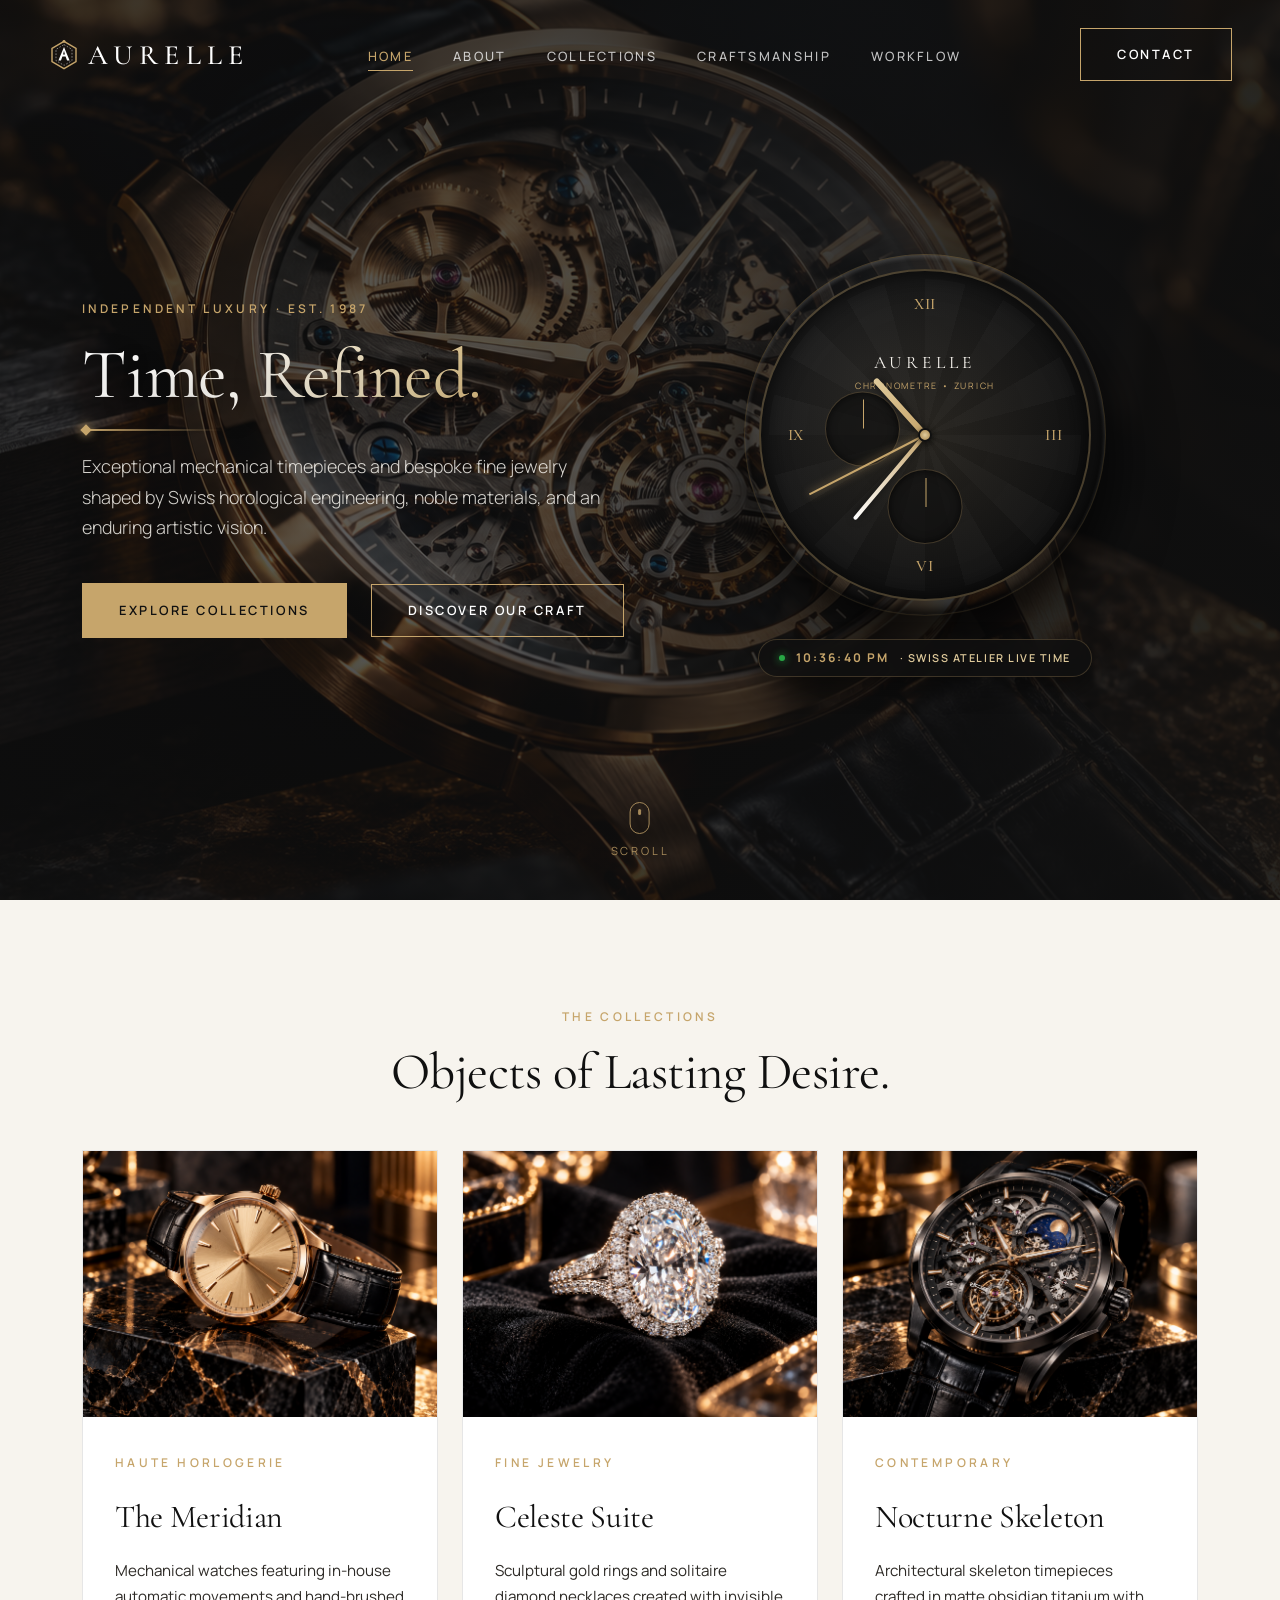
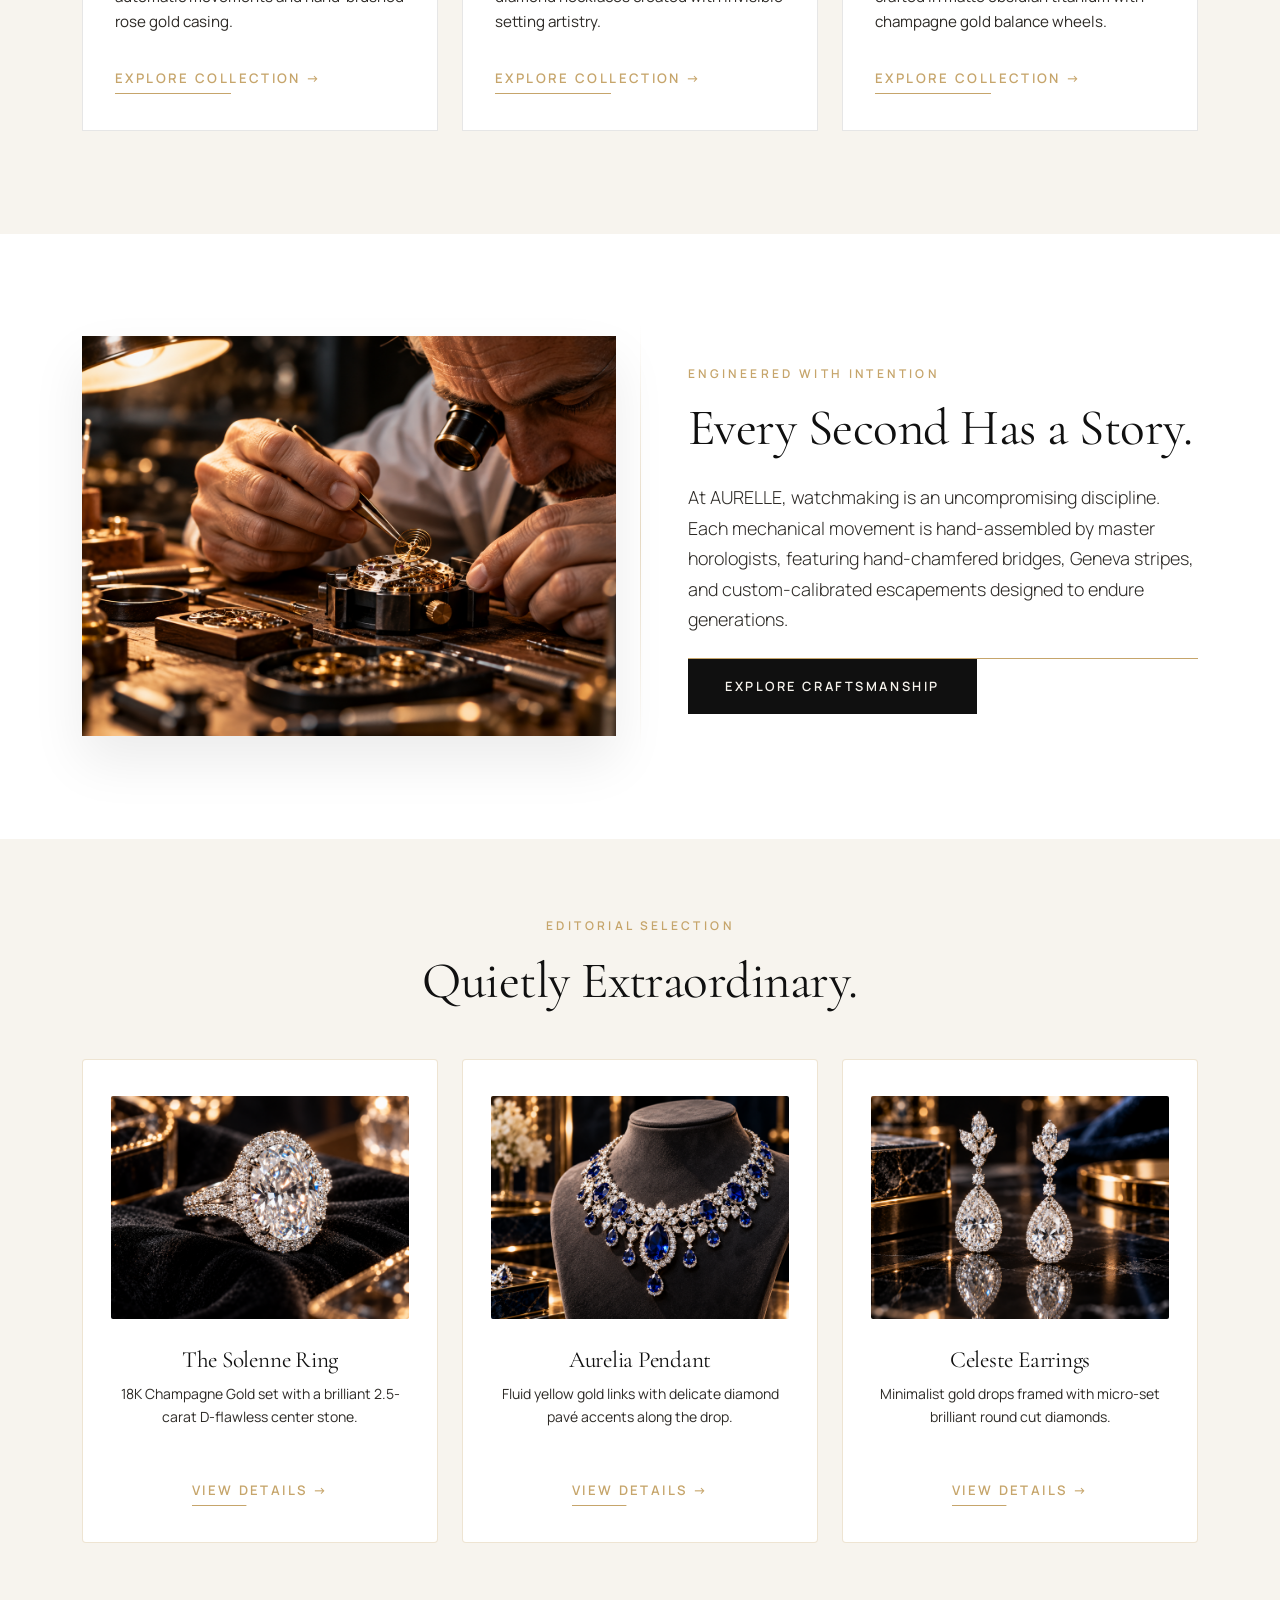
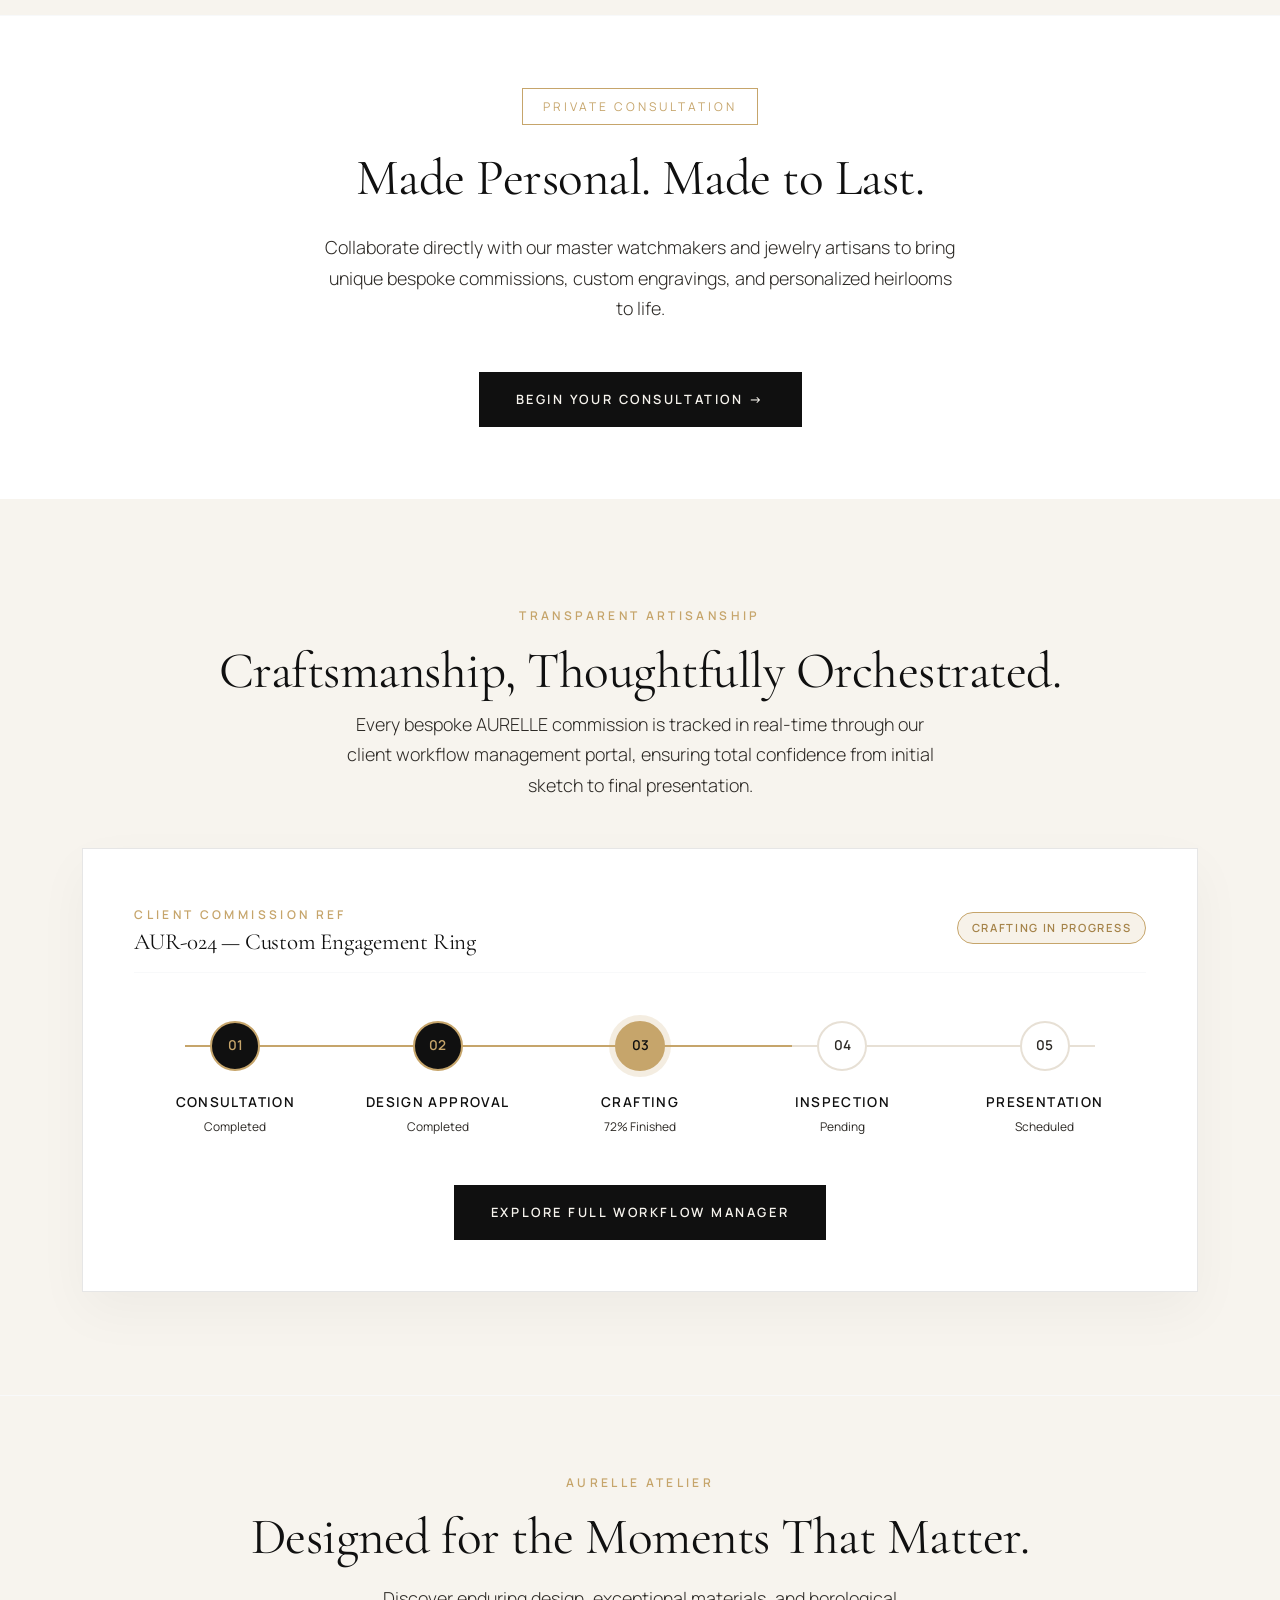
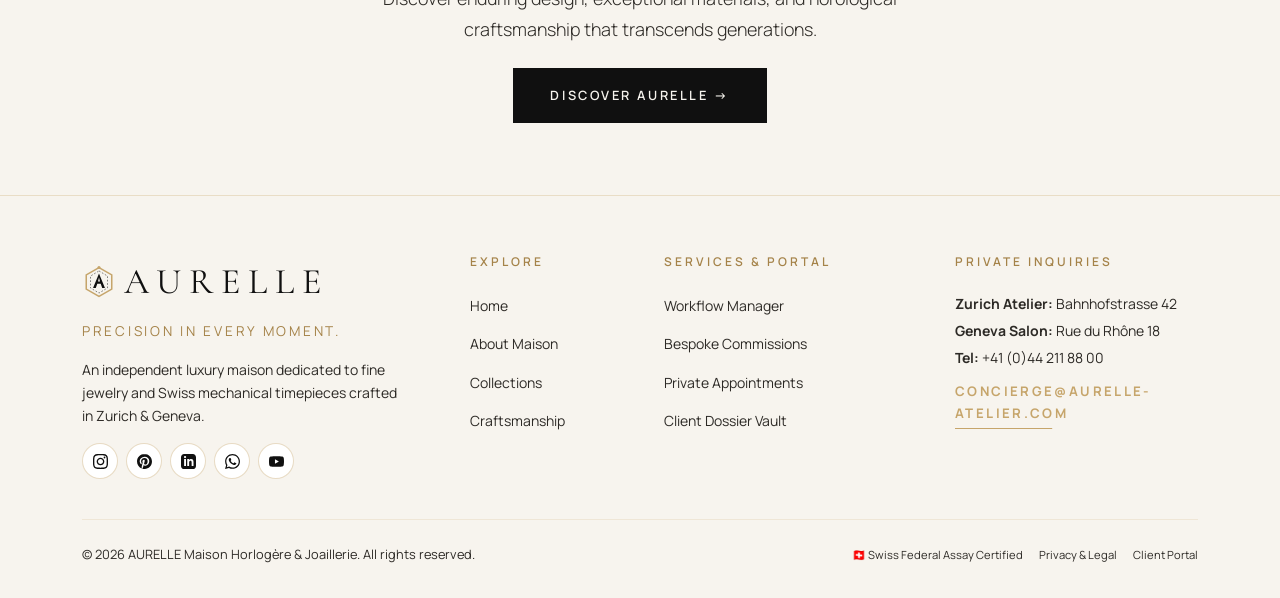
<file: index.html>
<!DOCTYPE html>
<html lang="en">
<head>
  <meta charset="UTF-8">
  <meta name="viewport" content="width=device-width, initial-scale=1.0">
  <title>AURELLE — Fine Jewelry & Swiss Watchmaking Atelier</title>
  <meta name="description" content="AURELLE combines Swiss horological precision with bespoke fine jewelry craftsmanship. Contemporary luxury, timeless elegance.">
  <link rel="icon" type="image/svg+xml" href="assets/images/favicon.svg">
  
  <!-- Google Fonts CDN -->
  <link rel="preconnect" href="https://fonts.googleapis.com">
  <link rel="preconnect" href="https://fonts.gstatic.com" crossorigin>
  <link href="https://fonts.googleapis.com/css2?family=Cormorant+Garamond:ital,wght@0,300;0,400;0,500;0,600;1,400&family=Manrope:wght@300;400;500;600;700&display=swap" rel="stylesheet">
  
  <!-- Bootstrap 5 CDN -->
  <link href="https://cdn.jsdelivr.net/npm/bootstrap@5.3.2/dist/css/bootstrap.min.css" rel="stylesheet">
  
  <!-- Custom Stylesheet -->
  <link rel="stylesheet" href="assets/css/style.css">
</head>
<body>

  <!-- Top Scroll Progress Indicator -->
  <div class="page-progress-bar"></div>

  <!-- GLOBAL NAVBAR -->
  <nav class="navbar-aurelle" aria-label="Main Navigation">
    <div class="container-fluid px-lg-5 px-4 d-flex align-items-center justify-content-between">
      <!-- Brand Logo / Wordmark -->
      <a href="index.html" class="brand-logo d-inline-flex align-items-center gap-2">
        <svg class="brand-logo-icon" width="32" height="32" viewBox="0 0 40 40" fill="none" xmlns="http://www.w3.org/2000/svg">
          <path d="M20 3L35 11.6603V28.3397L20 37L5 28.3397V11.6603L20 3Z" stroke="#C6A56B" stroke-width="1.8" fill="none"/>
          <path d="M20 7L30 13V27L20 33L10 27V13L20 7Z" stroke="currentColor" stroke-width="1" stroke-dasharray="2 2" fill="none" opacity="0.6"/>
          <path d="M20 10L27 27H23.8L22 22H18L16.2 27H13L20 10ZM20 14.8L18.8 19.5H21.2L20 14.8Z" fill="currentColor"/>
          <circle cx="20" cy="3" r="1.8" fill="#C6A56B"/>
        </svg>
        <span>AURELLE</span>
      </a>

      <!-- Desktop Navigation Links -->
      <ul class="nav-links-desktop m-0 p-0">
        <li><a href="index.html" class="nav-link-item active">Home</a></li>
        <li><a href="about.html" class="nav-link-item">About</a></li>
        <li><a href="collections.html" class="nav-link-item">Collections</a></li>
        <li><a href="craftsmanship.html" class="nav-link-item">Craftsmanship</a></li>
        <li><a href="workflow.html" class="nav-link-item">Workflow</a></li>
      </ul>

      <!-- Desktop Contact CTA Button -->
      <div class="desktop-contact-btn">
        <a href="contact.html" class="btn-aurelle-outline">Contact</a>
      </div>

      <!-- Mobile & Tablet Hamburger Toggle (< 992px) -->
      <button class="mobile-toggle-btn" aria-label="Toggle Navigation Menu" aria-expanded="false">
        <span></span>
        <span></span>
        <span></span>
      </button>
    </div>
  </nav>

  <!-- FULL SCREEN MOBILE & TABLET MENU OVERLAY -->
  <div class="mobile-menu-overlay" role="dialog" aria-modal="true" aria-label="Mobile Navigation Menu">
    <div class="mobile-menu-header d-flex align-items-center justify-content-between">
      <div class="d-flex align-items-center gap-2">
        <svg class="brand-logo-icon" width="28" height="28" viewBox="0 0 40 40" fill="none" xmlns="http://www.w3.org/2000/svg">
          <path d="M20 3L35 11.6603V28.3397L20 37L5 28.3397V11.6603L20 3Z" stroke="#C6A56B" stroke-width="1.8" fill="none"/>
          <path d="M20 7L30 13V27L20 33L10 27V13L20 7Z" stroke="currentColor" stroke-width="1" stroke-dasharray="2 2" fill="none" opacity="0.6"/>
          <path d="M20 10L27 27H23.8L22 22H18L16.2 27H13L20 10ZM20 14.8L18.8 19.5H21.2L20 14.8Z" fill="currentColor"/>
          <circle cx="20" cy="3" r="1.8" fill="#C6A56B"/>
        </svg>
        <span class="text-obsidian fw-bold font-serif" style="font-size: 1.15rem; letter-spacing: 0.18em;">AURELLE</span>
      </div>
      <button class="mobile-close-btn" aria-label="Close Menu">✕</button>
    </div>

    <ul class="mobile-menu-nav">
      <li class="mobile-menu-item"><a href="index.html" class="mobile-menu-link active"><span class="menu-num">01</span> Home</a></li>
      <li class="mobile-menu-item"><a href="about.html" class="mobile-menu-link"><span class="menu-num">02</span> About</a></li>
      <li class="mobile-menu-item"><a href="collections.html" class="mobile-menu-link"><span class="menu-num">03</span> Collections</a></li>
      <li class="mobile-menu-item"><a href="craftsmanship.html" class="mobile-menu-link"><span class="menu-num">04</span> Craftsmanship</a></li>
      <li class="mobile-menu-item"><a href="workflow.html" class="mobile-menu-link"><span class="menu-num">05</span> Workflow Manager</a></li>
      <li class="mobile-menu-item mt-3">
        <a href="contact.html" class="btn-aurelle-dark w-100 text-center justify-content-center mobile-menu-link">Contact</a>
      </li>
    </ul>
  </div>

  <main>
    <!-- SECTION 01 — CINEMATIC HERO -->
    <section class="hero-section">
      <div class="hero-bg-container">
        <img src="assets/images/hero_watch.jpg" alt="AURELLE Precision Swiss Wristwatch" class="hero-bg-img" loading="eager">
        <div class="hero-overlay"></div>
      </div>

      <div class="container hero-content">
        <div class="row align-items-center">
          <div class="col-lg-6 col-md-10">
            <span class="section-label reveal-up">INDEPENDENT LUXURY · EST. 1987</span>
            <h1 class="hero-title reveal-up">
              <span class="hero-title-gradient">Time, Refined.</span>
              <span class="hero-title-accent-line"></span>
            </h1>
            <p class="hero-subtitle lead-text reveal-up">
              Exceptional mechanical timepieces and bespoke fine jewelry shaped by Swiss horological engineering, noble materials, and an enduring artistic vision.
            </p>
            <div class="hero-actions reveal-up">
              <a href="collections.html" class="btn-aurelle-gold">Explore Collections</a>
              <a href="craftsmanship.html" class="btn-aurelle-outline">Discover Our Craft</a>
            </div>
          </div>

          <!-- Live Swiss Horological Working Clock (Hero Right Side) -->
          <div class="col-lg-6 d-none d-lg-flex justify-content-center align-items-center reveal-up mt-4 mt-lg-0">
            <div class="swiss-working-clock-wrapper">
              <div class="clock-bezel-outer">
                <div class="clock-bezel-inner">
                  <div class="clock-face">
                    <!-- Brand Marking -->
                    <div class="clock-brand-mark">
                      <div class="brand-name">AURELLE</div>
                      <div class="brand-sub">CHRONOMETRE • ZURICH</div>
                    </div>

                    <!-- Hour Marks -->
                    <div class="clock-dial-marks">
                      <div class="dial-num" style="top: 10px; left: calc(50% - 15px);">XII</div>
                      <div class="dial-num" style="top: calc(50% - 15px); right: 12px;">III</div>
                      <div class="dial-num" style="bottom: 10px; left: calc(50% - 15px);">VI</div>
                      <div class="dial-num" style="top: calc(50% - 15px); left: 12px;">IX</div>
                    </div>

                    <!-- Sub-dials -->
                    <div class="clock-subdial chrono-left">
                      <div class="subdial-hand"></div>
                    </div>
                    <div class="clock-subdial seconds-bottom">
                      <div class="subdial-hand"></div>
                    </div>

                    <!-- Live Ticking Hands -->
                    <div class="clock-hand hour-hand" id="live-hour-hand"></div>
                    <div class="clock-hand minute-hand" id="live-minute-hand"></div>
                    <div class="clock-hand second-hand" id="live-second-hand"></div>
                    <div class="clock-center-cap"></div>
                  </div>
                </div>
              </div>

              <!-- Live Time Digital Badge -->
              <div class="clock-digital-live-badge mt-4">
                <span class="badge-dot"></span>
                <span id="live-clock-time-display" class="live-time-str">--:--:-- --</span>
                <span class="live-tz-str">· SWISS ATELIER LIVE TIME</span>
              </div>
            </div>
          </div>
        </div>
      </div>

      <div class="scroll-indicator">
        <div class="scroll-mouse"></div>
        <span>SCROLL</span>
      </div>
    </section>

    <!-- SECTION 02 — SIGNATURE COLLECTIONS -->
    <section class="section-signature mobile-center-text">
      <div class="container">
        <div class="text-center mb-5 reveal-up">
          <span class="section-label">THE COLLECTIONS</span>
          <h2>Objects of Lasting Desire.</h2>
        </div>

        <div class="row g-4">
          <!-- Collection 1: The Meridian -->
          <div class="col-lg-4 col-md-6 reveal-up">
            <div class="collection-card">
              <div class="collection-img-wrap">
                <img src="assets/images/meridian_watch.jpg" alt="The Meridian Mechanical Watch" loading="lazy">
              </div>
              <div class="collection-info">
                <span class="section-label">HAUTE HORLOGERIE</span>
                <h3>The Meridian</h3>
                <p>Mechanical watches featuring in-house automatic movements and hand-brushed rose gold casing.</p>
                <a href="collections.html" class="link-gold">Explore Collection →</a>
              </div>
            </div>
          </div>

          <!-- Collection 2: Celeste -->
          <div class="col-lg-4 col-md-6 reveal-up">
            <div class="collection-card">
              <div class="collection-img-wrap">
                <img src="assets/images/celeste_jewelry.jpg" alt="Celeste Fine Jewelry" loading="lazy">
              </div>
              <div class="collection-info">
                <span class="section-label">FINE JEWELRY</span>
                <h3>Celeste Suite</h3>
                <p>Sculptural gold rings and solitaire diamond necklaces created with invisible setting artistry.</p>
                <a href="collections.html" class="link-gold">Explore Collection →</a>
              </div>
            </div>
          </div>

          <!-- Collection 3: Nocturne -->
          <div class="col-lg-4 col-md-12 reveal-up">
            <div class="collection-card">
              <div class="collection-img-wrap">
                <img src="assets/images/nocturne_skeleton.jpg" alt="Nocturne Skeleton Timepiece" loading="lazy">
              </div>
              <div class="collection-info">
                <span class="section-label">CONTEMPORARY</span>
                <h3>Nocturne Skeleton</h3>
                <p>Architectural skeleton timepieces crafted in matte obsidian titanium with champagne gold balance wheels.</p>
                <a href="collections.html" class="link-gold">Explore Collection →</a>
              </div>
            </div>
          </div>
        </div>
      </div>
    </section>

    <!-- SECTION 03 — THE ART OF TIME -->
    <section class="section-art-of-time mobile-center-text">
      <div class="split-vertical-line"></div>
      <div class="container">
        <div class="row align-items-center g-5">
          <div class="col-lg-6 reveal-up">
            <div class="art-img-box">
              <img src="assets/images/craftsmanship_spotlight.jpg" alt="Swiss Watch Movement Mechanical Detail" loading="lazy">
            </div>
          </div>
          <div class="col-lg-6 ps-lg-5 reveal-up">
            <span class="section-label">ENGINEERED WITH INTENTION</span>
            <h2>Every Second Has a Story.</h2>
            <p class="lead-text my-4">
              At AURELLE, watchmaking is an uncompromising discipline. Each mechanical movement is hand-assembled by master horologists, featuring hand-chamfered bridges, Geneva stripes, and custom-calibrated escapements designed to endure generations.
            </p>
            <div class="gold-line-anim mb-4"></div>
            <a href="craftsmanship.html" class="btn-aurelle-dark">Explore Craftsmanship</a>
          </div>
        </div>
      </div>
    </section>

    <!-- SECTION 04 — JEWELRY SPOTLIGHT -->
    <section class="py-5 bg-warm-ivory mobile-center-text">
      <div class="container py-lg-4">
        <div class="text-center mb-5 reveal-up">
          <span class="section-label">EDITORIAL SELECTION</span>
          <h2 class="text-obsidian">Quietly Extraordinary.</h2>
        </div>

        <div class="row g-4">
          <!-- Item 1: Ring -->
          <div class="col-lg-4 col-md-6 reveal-up">
            <div class="spotlight-card">
              <div>
                <div class="spotlight-img-holder">
                  <img src="assets/images/celeste_jewelry.jpg" alt="Solitaire Diamond Ring" loading="lazy">
                </div>
                <h4>The Solenne Ring</h4>
                <p>18K Champagne Gold set with a brilliant 2.5-carat D-flawless center stone.</p>
              </div>
              <div class="mt-4">
                <a href="collections.html" class="link-gold">View Details →</a>
              </div>
            </div>
          </div>

          <!-- Item 2: Necklace -->
          <div class="col-lg-4 col-md-6 reveal-up">
            <div class="spotlight-card">
              <div>
                <div class="spotlight-img-holder">
                  <img src="assets/images/solenne_necklace.jpg" alt="Sculptural Gold Necklace" loading="lazy">
                </div>
                <h4>Aurelia Pendant</h4>
                <p>Fluid yellow gold links with delicate diamond pavé accents along the drop.</p>
              </div>
              <div class="mt-4">
                <a href="collections.html" class="link-gold">View Details →</a>
              </div>
            </div>
          </div>

          <!-- Item 3: Earrings -->
          <div class="col-lg-4 col-md-12 reveal-up">
            <div class="spotlight-card">
              <div>
                <div class="spotlight-img-holder">
                  <img src="assets/images/lumina_earrings.jpg" alt="Fine Gold Earrings" loading="lazy">
                </div>
                <h4>Celeste Earrings</h4>
                <p>Minimalist gold drops framed with micro-set brilliant round cut diamonds.</p>
              </div>
              <div class="mt-4">
                <a href="collections.html" class="link-gold">View Details →</a>
              </div>
            </div>
          </div>
        </div>
      </div>
    </section>

    <!-- SECTION 05 — BESPOKE EXPERIENCE -->
    <section class="py-5 bg-white border-top border-light mobile-center-text">
      <div class="container py-lg-4">
        <div class="row justify-content-center">
          <div class="col-lg-8 reveal-up text-center">
            <span class="floating-gold-badge">PRIVATE CONSULTATION</span>
            <h2 class="text-obsidian mb-4">Made Personal. Made to Last.</h2>
            <p class="lead-text text-muted-custom mb-5 mx-auto" style="max-width: 640px;">
              Collaborate directly with our master watchmakers and jewelry artisans to bring unique bespoke commissions, custom engravings, and personalized heirlooms to life.
            </p>
            <a href="contact.html" class="btn-aurelle-dark">Begin Your Consultation →</a>
          </div>
        </div>
      </div>
    </section>

    <!-- SECTION 06 — PROJECT & WORKFLOW PREVIEW -->
    <section class="section-workflow-preview mobile-center-text">
      <div class="container">
        <div class="text-center mb-5 reveal-up">
          <span class="section-label">TRANSPARENT ARTISANSHIP</span>
          <h2>Craftsmanship, Thoughtfully Orchestrated.</h2>
          <p class="lead-text mx-auto" style="max-width: 600px;">
            Every bespoke AURELLE commission is tracked in real-time through our client workflow management portal, ensuring total confidence from initial sketch to final presentation.
          </p>
        </div>

        <div class="workflow-preview-container reveal-up">
          <div class="d-flex justify-content-between align-items-center flex-wrap gap-3 pb-3 border-bottom border-light">
            <div>
              <span class="section-label mb-1">CLIENT COMMISSION REF</span>
              <h4 class="m-0">AUR-024 — Custom Engagement Ring</h4>
            </div>
            <span class="status-badge in-progress">Crafting In Progress</span>
          </div>

          <!-- Timeline -->
          <div class="workflow-stage-timeline">
            <div class="workflow-progress-line"></div>
            
            <div class="timeline-step completed">
              <div class="step-node">01</div>
              <div>
                <div class="step-title">Consultation</div>
                <div class="step-status">Completed</div>
              </div>
            </div>

            <div class="timeline-step completed">
              <div class="step-node">02</div>
              <div>
                <div class="step-title">Design Approval</div>
                <div class="step-status">Completed</div>
              </div>
            </div>

            <div class="timeline-step active">
              <div class="step-node">03</div>
              <div>
                <div class="step-title">Crafting</div>
                <div class="step-status">72% Finished</div>
              </div>
            </div>

            <div class="timeline-step">
              <div class="step-node">04</div>
              <div>
                <div class="step-title">Inspection</div>
                <div class="step-status">Pending</div>
              </div>
            </div>

            <div class="timeline-step">
              <div class="step-node">05</div>
              <div>
                <div class="step-title">Presentation</div>
                <div class="step-status">Scheduled</div>
              </div>
            </div>
          </div>

          <div class="text-center mt-4">
            <a href="workflow.html" class="btn-aurelle-dark">Explore Full Workflow Manager</a>
          </div>
        </div>
      </div>
    </section>

    <!-- SECTION 07 — FINAL BRAND STATEMENT & FOOTER -->
    <section class="bg-warm-ivory text-obsidian text-center py-5 border-top border-light">
      <div class="container py-4 reveal-up">
        <span class="section-label">AURELLE ATELIER</span>
        <h2 class="text-obsidian mb-3">Designed for the Moments That Matter.</h2>
        <p class="lead-text text-muted-custom mx-auto mb-4" style="max-width: 600px;">
          Discover enduring design, exceptional materials, and horological craftsmanship that transcends generations.
        </p>
        <a href="collections.html" class="btn-aurelle-dark">Discover AURELLE →</a>
      </div>
    </section>
  </main>

  <!-- GLOBAL FOOTER -->
  <footer class="footer-aurelle">
    <div class="container">
      <div class="row g-4 g-lg-5">
        <div class="col-lg-4 col-md-6">
          <div class="footer-brand-title d-inline-flex align-items-center gap-2">
            <svg class="brand-logo-icon" width="34" height="34" viewBox="0 0 40 40" fill="none" xmlns="http://www.w3.org/2000/svg">
              <path d="M20 3L35 11.6603V28.3397L20 37L5 28.3397V11.6603L20 3Z" stroke="#C6A56B" stroke-width="1.8" fill="none"/>
              <path d="M20 7L30 13V27L20 33L10 27V13L20 7Z" stroke="currentColor" stroke-width="1" stroke-dasharray="2 2" fill="none" opacity="0.6"/>
              <path d="M20 10L27 27H23.8L22 22H18L16.2 27H13L20 10ZM20 14.8L18.8 19.5H21.2L20 14.8Z" fill="currentColor"/>
              <circle cx="20" cy="3" r="1.8" fill="#C6A56B"/>
            </svg>
            <span>AURELLE</span>
          </div>
          <div class="footer-tagline">Precision in Every Moment.</div>
          <p class="text-muted-custom small mb-3" style="max-width: 320px;">
            An independent luxury maison dedicated to fine jewelry and Swiss mechanical timepieces crafted in Zurich & Geneva.
          </p>
          <div class="footer-social-bar d-flex align-items-center gap-2 mt-3">
            <a href="https://instagram.com" target="_blank" class="footer-social-icon" title="Instagram" aria-label="Instagram">
              <svg width="15" height="15" fill="currentColor" viewBox="0 0 24 24"><path d="M12 2.163c3.204 0 3.584.012 4.85.07 3.252.148 4.771 1.691 4.919 4.919.058 1.265.069 1.645.069 4.849 0 3.205-.012 3.584-.069 4.849-.149 3.225-1.664 4.771-4.919 4.919-1.266.058-1.644.07-4.85.07-3.204 0-3.584-.012-4.849-.07-3.26-.149-4.771-1.699-4.919-4.92-.058-1.265-.07-1.644-.07-4.849 0-3.204.013-3.583.07-4.849.149-3.227 1.664-4.771 4.919-4.919 1.266-.057 1.645-.069 4.849-.069zm0-2.163c-3.259 0-3.667.014-4.947.072-4.358.2-6.78 2.618-6.98 6.98-.059 1.281-.073 1.689-.073 4.948 0 3.259.014 3.668.072 4.948.2 4.358 2.618 6.78 6.98 6.98 1.281.058 1.689.072 4.948.072 3.259 0 3.668-.014 4.948-.072 4.354-.2 6.782-2.618 6.979-6.98.059-1.28.073-1.689.073-4.948 0-3.259-.014-3.667-.072-4.947-.196-4.354-2.617-6.78-6.979-6.98-1.281-.059-1.69-.073-4.949-.073zm0 5.838c-3.403 0-6.162 2.759-6.162 6.162s2.759 6.163 6.162 6.163 6.162-2.759 6.162-6.163c0-3.403-2.759-6.162-6.162-6.162zm0 10.162c-2.209 0-4-1.79-4-4 0-2.209 1.791-4 4-4s4 1.791 4 4c0 2.21-1.791 4-4 4zm6.406-11.845c-.796 0-1.441.645-1.441 1.44s.645 1.44 1.441 1.44c.795 0 1.439-.645 1.439-1.44s-.644-1.44-1.439-1.44z"/></svg>
            </a>
            <a href="https://pinterest.com" target="_blank" class="footer-social-icon" title="Pinterest" aria-label="Pinterest">
              <svg width="15" height="15" fill="currentColor" viewBox="0 0 24 24"><path d="M12 0c-6.627 0-12 5.372-12 12 0 5.084 3.163 9.426 7.627 11.174-.105-.949-.2-2.405.042-3.441.218-.937 1.407-5.965 1.407-5.965s-.359-.719-.359-1.782c0-1.668.967-2.914 2.171-2.914 1.023 0 1.518.769 1.518 1.69 0 1.029-.655 2.568-.994 3.995-.283 1.194.599 2.169 1.777 2.169 2.133 0 3.772-2.249 3.772-5.495 0-2.873-2.064-4.882-5.012-4.882-3.414 0-5.418 2.561-5.418 5.207 0 1.031.397 2.138.893 2.738.098.119.112.224.083.345-.09.375-.293 1.199-.334 1.363-.053.225-.172.271-.401.165-1.495-.69-2.433-2.878-2.433-4.646 0-3.776 2.748-7.252 7.92-7.252 4.158 0 7.392 2.967 7.392 6.923 0 4.135-2.607 7.462-6.233 7.462-1.214 0-2.354-.629-2.758-1.379l-.749 2.848c-.269 1.045-1.004 2.352-1.498 3.146 1.123.345 2.306.535 3.55.535 6.627 0 12-5.373 12-12 0-6.628-5.373-12-12-12z"/></svg>
            </a>
            <a href="https://linkedin.com" target="_blank" class="footer-social-icon" title="LinkedIn" aria-label="LinkedIn">
              <svg width="15" height="15" fill="currentColor" viewBox="0 0 24 24"><path d="M19 0h-14c-2.761 0-5 2.239-5 5v14c0 2.761 2.239 5 5 5h14c2.762 0 5-2.239 5-5v-14c0-2.761-2.238-5-5-5zm-11 19h-3v-11h3v11zm-1.5-12.268c-.966 0-1.75-.79-1.75-1.764s.784-1.764 1.75-1.764 1.75.79 1.75 1.764-.783 1.764-1.75 1.764zm13.5 12.268h-3v-5.604c0-3.368-4-3.113-4 0v5.604h-3v-11h3v1.765c1.396-2.586 7-2.777 7 2.476v6.759z"/></svg>
            </a>
            <a href="https://wa.me/" target="_blank" class="footer-social-icon" title="WhatsApp Concierge" aria-label="WhatsApp">
              <svg width="15" height="15" fill="currentColor" viewBox="0 0 24 24"><path d="M.057 24l1.687-6.163c-1.041-1.804-1.588-3.849-1.587-5.946.003-6.556 5.338-11.891 11.893-11.891 3.181.001 6.167 1.24 8.413 3.488 2.245 2.248 3.481 5.236 3.48 8.414-.003 6.557-5.338 11.892-11.893 11.892-1.99-.001-3.951-.5-5.688-1.448l-6.305 1.654zm6.597-3.807c1.676.995 3.276 1.591 5.392 1.592 5.448 0 9.886-4.434 9.889-9.885.002-5.462-4.415-9.89-9.881-9.892-5.452 0-9.887 4.434-9.889 9.884-.001 2.225.651 3.891 1.746 5.634l-.999 3.648 3.742-.981zm11.387-5.464c-.074-.124-.272-.198-.57-.347-.297-.149-1.758-.868-2.031-.967-.272-.099-.47-.149-.669.149-.198.297-.768.967-.941 1.165-.173.198-.347.223-.644.074-.297-.149-1.255-.462-2.39-1.475-.883-.788-1.48-1.761-1.653-2.059-.173-.297-.018-.458.13-.606.134-.133.297-.347.446-.521.151-.172.2-.296.3-.495.099-.198.05-.372-.025-.521-.075-.148-.669-1.611-.916-2.206-.242-.579-.487-.501-.669-.51l-.57-.01c-.198 0-.52.074-.792.372s-1.04 1.016-1.04 2.479 1.065 2.876 1.213 3.074c.149.198 2.095 3.2 5.076 4.487.709.306 1.263.489 1.694.626.712.226 1.36.194 1.872.118.571-.085 1.758-.719 2.006-1.413.248-.695.248-1.29.173-1.414z"/></svg>
            </a>
            <a href="https://youtube.com" target="_blank" class="footer-social-icon" title="Atelier Films" aria-label="YouTube">
              <svg width="15" height="15" fill="currentColor" viewBox="0 0 24 24"><path d="M23.498 6.186a3.016 3.016 0 0 0-2.122-2.136C19.505 3.545 12 3.545 12 3.545s-7.505 0-9.377.505A3.017 3.017 0 0 0 .502 6.186C0 8.07 0 12 0 12s0 3.93.502 5.814a3.016 3.016 0 0 0 2.122 2.136c1.871.505 9.376.505 9.376.505s7.505 0 9.377-.505a3.015 3.015 0 0 0 2.122-2.136C24 15.93 24 12 24 12s0-3.93-.502-5.814zM9.545 15.568V8.432L15.818 12l-6.273 3.568z"/></svg>
            </a>
          </div>
        </div>

        <div class="col-lg-2 col-md-6">
          <div class="footer-heading">Explore</div>
          <ul class="footer-links p-0">
            <li><a href="index.html">Home</a></li>
            <li><a href="about.html">About Maison</a></li>
            <li><a href="collections.html">Collections</a></li>
            <li><a href="craftsmanship.html">Craftsmanship</a></li>
          </ul>
        </div>

        <div class="col-lg-3 col-md-6">
          <div class="footer-heading">Services & Portal</div>
          <ul class="footer-links p-0">
            <li><a href="workflow.html">Workflow Manager</a></li>
            <li><a href="contact.html">Bespoke Commissions</a></li>
            <li><a href="contact.html">Private Appointments</a></li>
            <li><a href="workflow.html">Client Dossier Vault</a></li>
          </ul>
        </div>

        <div class="col-lg-3 col-md-6">
          <div class="footer-heading">Private Inquiries</div>
          <p class="text-muted-custom small mb-1"><strong>Zurich Atelier:</strong> Bahnhofstrasse 42</p>
          <p class="text-muted-custom small mb-1"><strong>Geneva Salon:</strong> Rue du Rhône 18</p>
          <p class="text-muted-custom small mb-2"><strong>Tel:</strong> <a href="tel:+41442118800" class="text-obsidian text-decoration-none">+41 (0)44 211 88 00</a></p>
          <a href="mailto:concierge@aurelle-atelier.com" class="link-gold small fw-bold d-inline-block mt-1">concierge@aurelle-atelier.com</a>
        </div>
      </div>

      <div class="footer-bottom">
        <div>© 2026 AURELLE Maison Horlogère & Joaillerie. All rights reserved.</div>
        <div class="d-flex gap-3 align-items-center flex-wrap">
          <span class="text-muted-custom small">🇨🇭 Swiss Federal Assay Certified</span>
          <a href="contact.html" class="text-muted-custom small text-decoration-none">Privacy & Legal</a>
          <a href="workflow.html" class="text-muted-custom small text-decoration-none">Client Portal</a>
        </div>
      </div>
    </div>
  </footer>

  <!-- Bootstrap 5 JS Bundle -->
  <script src="https://cdn.jsdelivr.net/npm/bootstrap@5.3.2/dist/js/bootstrap.bundle.min.js"></script>
  <!-- Master JavaScript File -->
  <script src="assets/js/main.js"></script>

  <!-- Floating Back to Top Button -->
  <button id="backToTopBtn" class="back-to-top-btn" aria-label="Back to Top">
    <svg viewBox="0 0 24 24" fill="none" xmlns="http://www.w3.org/2000/svg">
      <path d="M12 19V5M12 5L5 12M12 5L19 12" stroke-width="2" stroke-linecap="round" stroke-linejoin="round"/>
    </svg>
  </button>
</body>
</html>
</file>
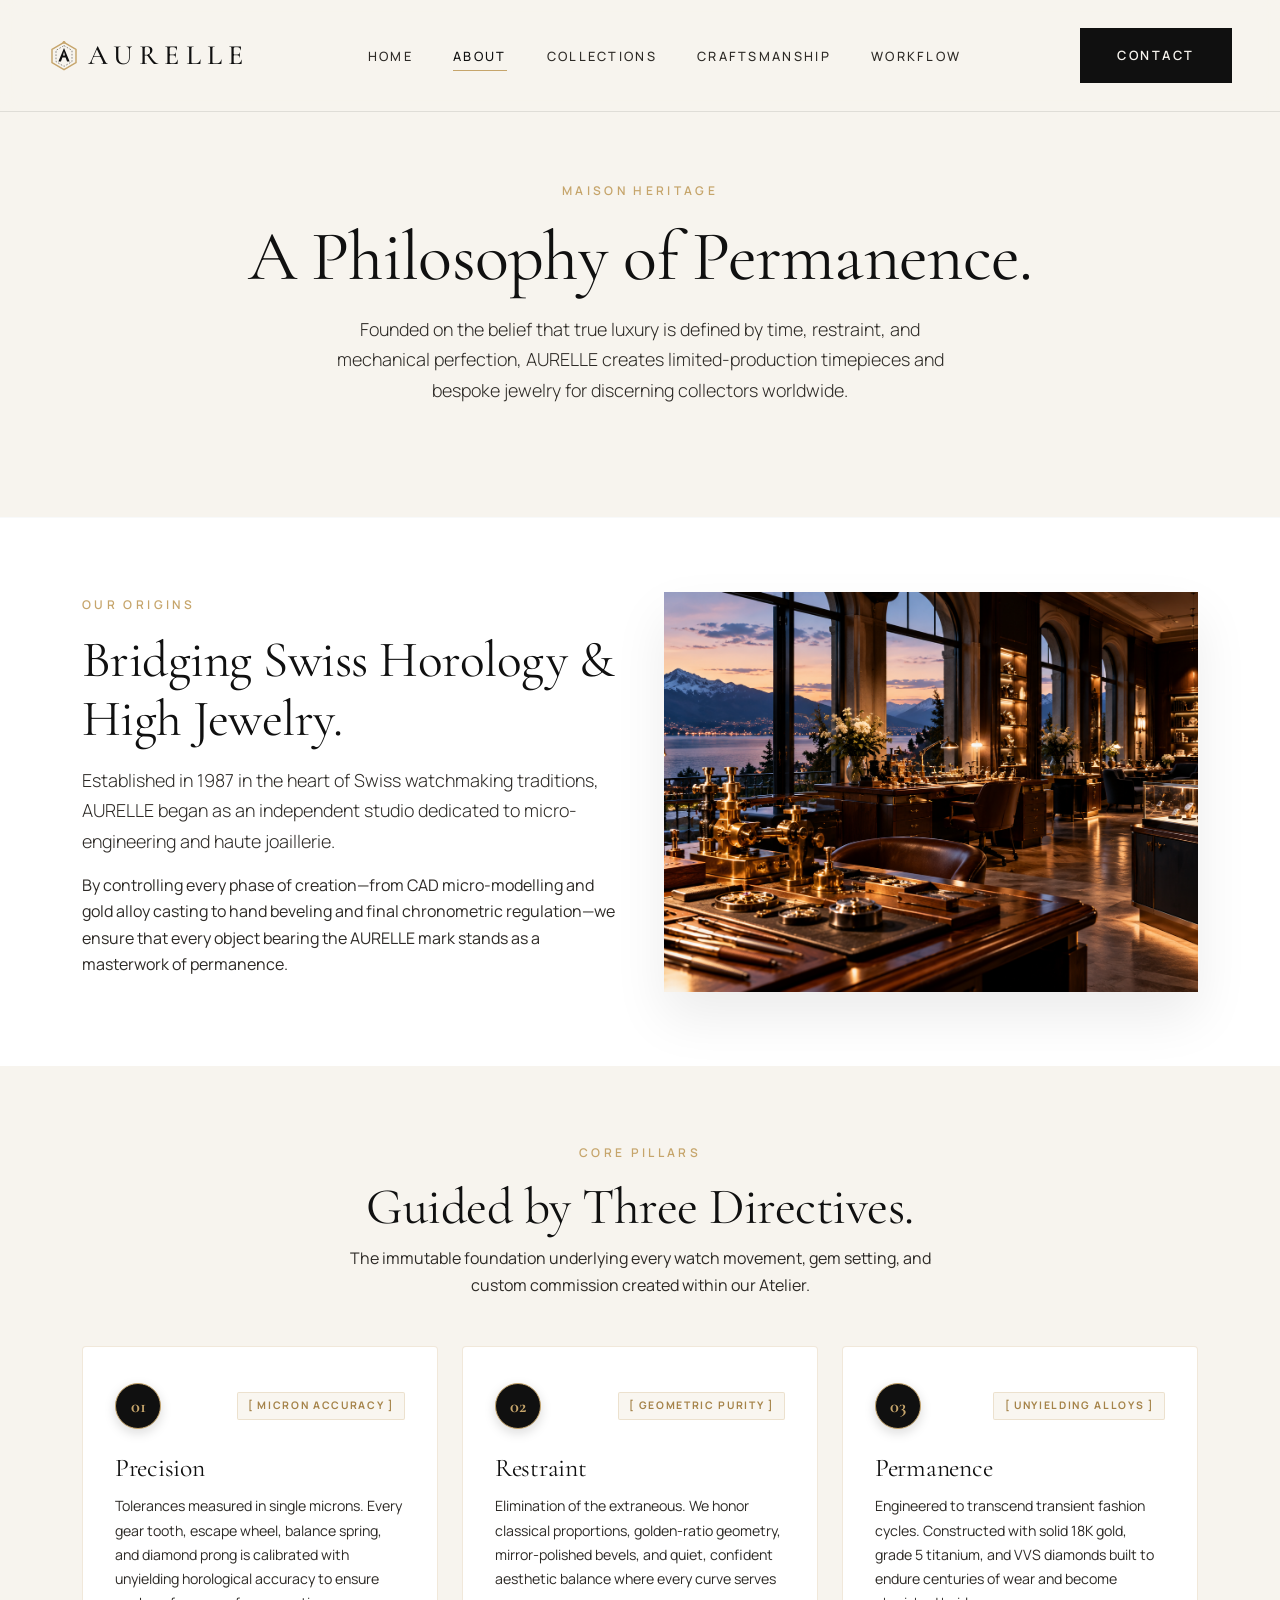
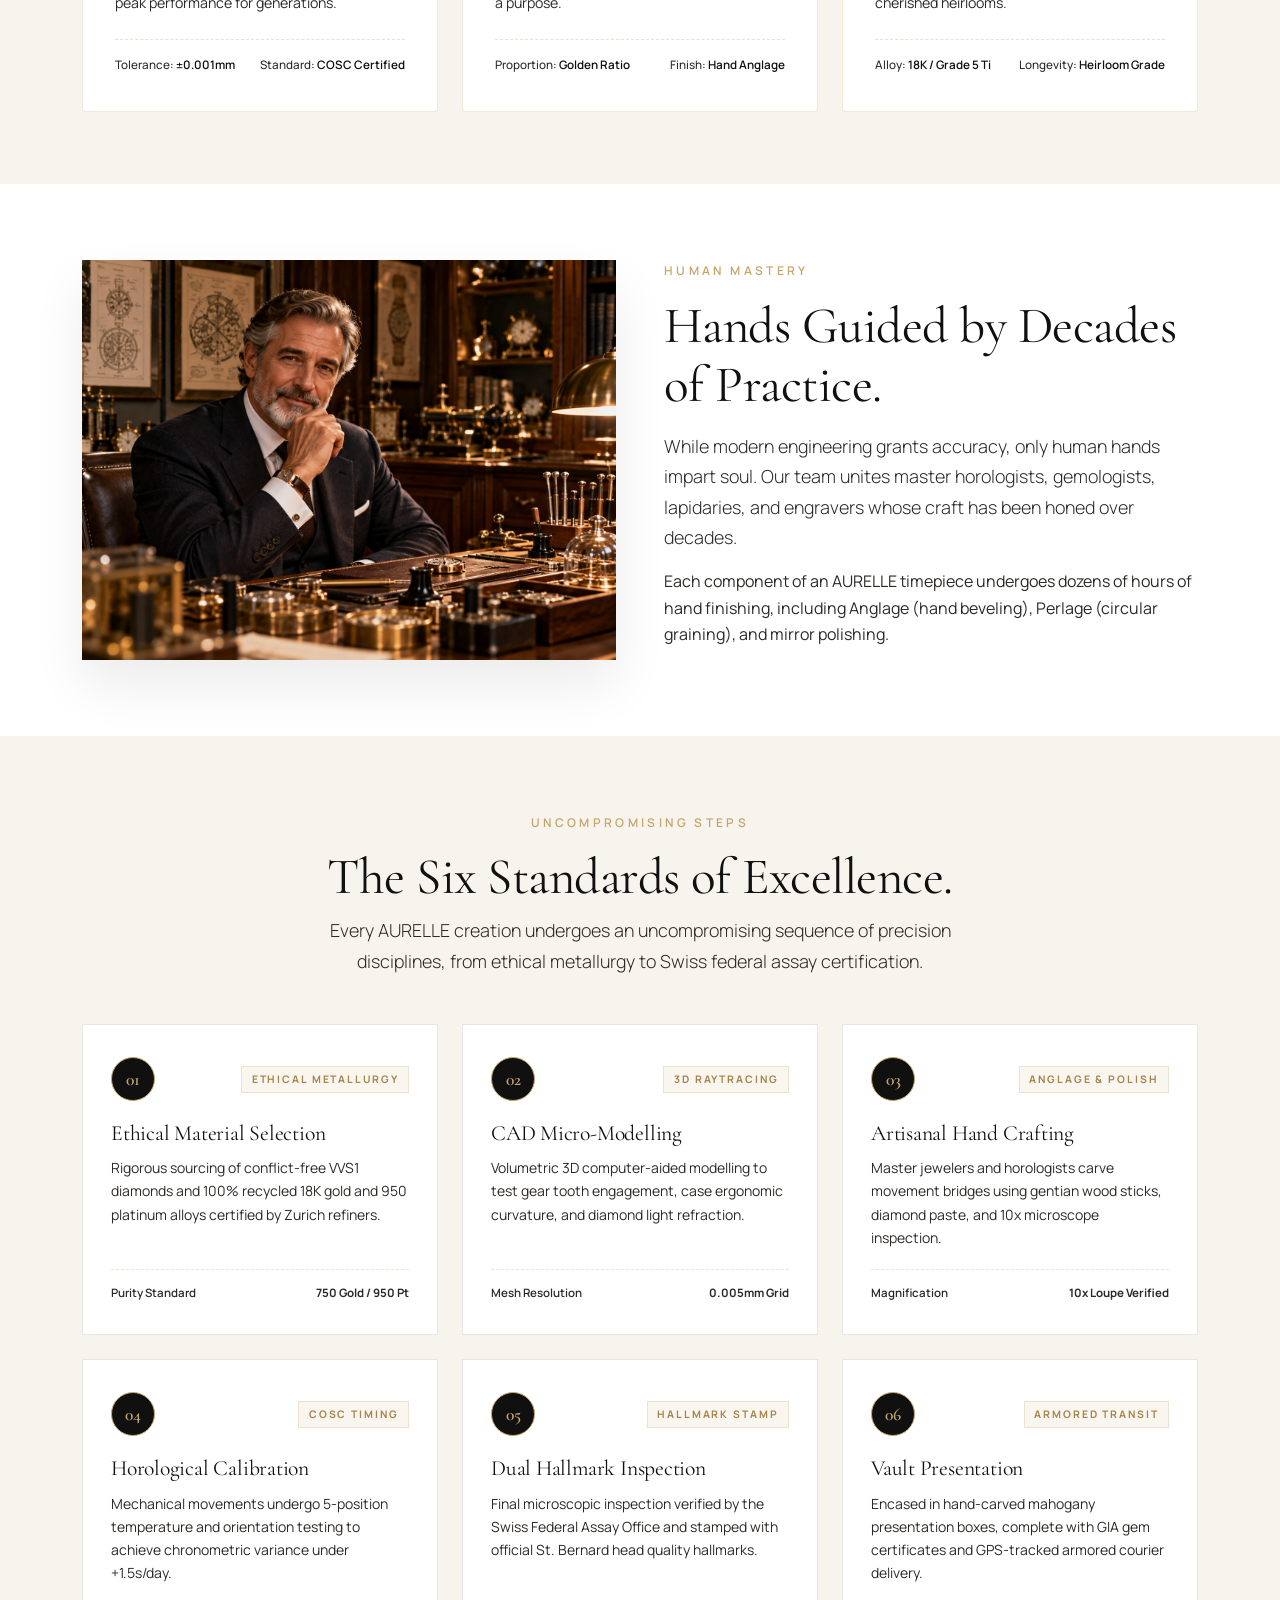
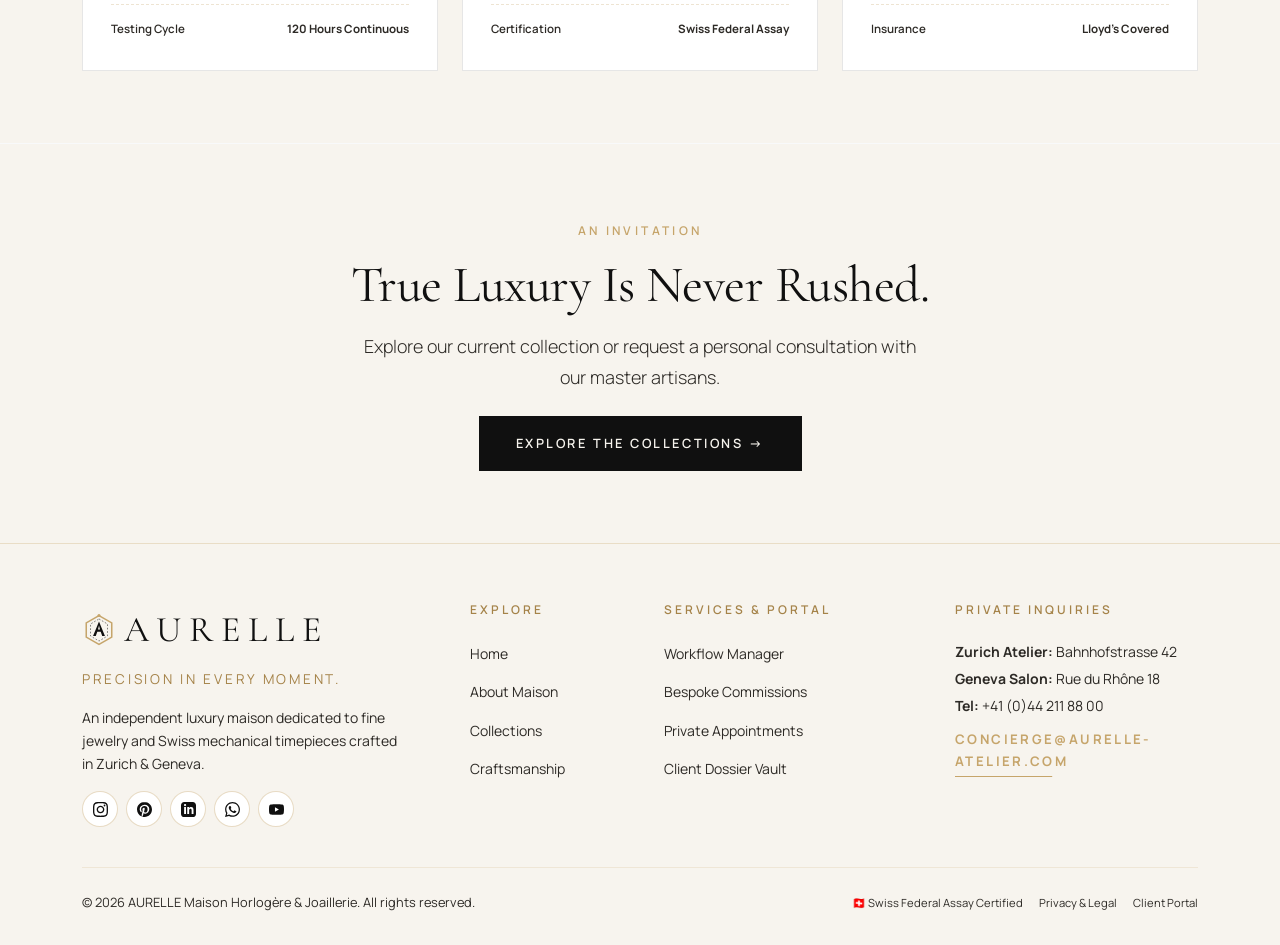
<file: about.html>
<!DOCTYPE html>
<html lang="en">
<head>
  <meta charset="UTF-8">
  <meta name="viewport" content="width=device-width, initial-scale=1.0">
  <title>About Maison — AURELLE Fine Jewelry & Watchmaking</title>
  <meta name="description" content="Discover the philosophy, horological heritage, and master artisans behind AURELLE. Precision in Every Moment.">
  <link rel="icon" type="image/svg+xml" href="assets/images/favicon.svg">
  
  <link rel="preconnect" href="https://fonts.googleapis.com">
  <link rel="preconnect" href="https://fonts.gstatic.com" crossorigin>
  <link href="https://fonts.googleapis.com/css2?family=Cormorant+Garamond:ital,wght@0,300;0,400;0,500;0,600;1,400&family=Manrope:wght@300;400;500;600;700&display=swap" rel="stylesheet">
  <link href="https://cdn.jsdelivr.net/npm/bootstrap@5.3.2/dist/css/bootstrap.min.css" rel="stylesheet">
  <link rel="stylesheet" href="assets/css/style.css">
</head>
<body>
  <div class="page-progress-bar"></div>

  <!-- GLOBAL NAVBAR (Light page mode) -->
  <nav class="navbar-aurelle navbar-light-page" aria-label="Main Navigation">
    <div class="container-fluid px-lg-5 px-4 d-flex align-items-center justify-content-between">
      <a href="index.html" class="brand-logo d-inline-flex align-items-center gap-2">
        <svg class="brand-logo-icon" width="32" height="32" viewBox="0 0 40 40" fill="none" xmlns="http://www.w3.org/2000/svg">
          <path d="M20 3L35 11.6603V28.3397L20 37L5 28.3397V11.6603L20 3Z" stroke="#C6A56B" stroke-width="1.8" fill="none"/>
          <path d="M20 7L30 13V27L20 33L10 27V13L20 7Z" stroke="currentColor" stroke-width="1" stroke-dasharray="2 2" fill="none" opacity="0.6"/>
          <path d="M20 10L27 27H23.8L22 22H18L16.2 27H13L20 10ZM20 14.8L18.8 19.5H21.2L20 14.8Z" fill="currentColor"/>
          <circle cx="20" cy="3" r="1.8" fill="#C6A56B"/>
        </svg>
        <span>AURELLE</span>
      </a>

      <ul class="nav-links-desktop m-0 p-0">
        <li><a href="index.html" class="nav-link-item">Home</a></li>
        <li><a href="about.html" class="nav-link-item active">About</a></li>
        <li><a href="collections.html" class="nav-link-item">Collections</a></li>
        <li><a href="craftsmanship.html" class="nav-link-item">Craftsmanship</a></li>
        <li><a href="workflow.html" class="nav-link-item">Workflow</a></li>
      </ul>

      <div class="desktop-contact-btn">
        <a href="contact.html" class="btn-aurelle-dark">Contact</a>
      </div>

      <button class="mobile-toggle-btn" aria-label="Toggle Navigation Menu" aria-expanded="false">
        <span></span>
        <span></span>
        <span></span>
      </button>
    </div>
  </nav>

  <!-- FULL SCREEN MOBILE MENU OVERLAY -->
  <div class="mobile-menu-overlay" role="dialog" aria-modal="true" aria-label="Mobile Navigation Menu">
    <div class="mobile-menu-header d-flex align-items-center justify-content-between">
      <div class="d-flex align-items-center gap-2">
        <svg class="brand-logo-icon" width="28" height="28" viewBox="0 0 40 40" fill="none" xmlns="http://www.w3.org/2000/svg">
          <path d="M20 3L35 11.6603V28.3397L20 37L5 28.3397V11.6603L20 3Z" stroke="#C6A56B" stroke-width="1.8" fill="none"/>
          <path d="M20 7L30 13V27L20 33L10 27V13L20 7Z" stroke="currentColor" stroke-width="1" stroke-dasharray="2 2" fill="none" opacity="0.6"/>
          <path d="M20 10L27 27H23.8L22 22H18L16.2 27H13L20 10ZM20 14.8L18.8 19.5H21.2L20 14.8Z" fill="currentColor"/>
          <circle cx="20" cy="3" r="1.8" fill="#C6A56B"/>
        </svg>
        <span class="text-obsidian fw-bold font-serif" style="font-size: 1.15rem; letter-spacing: 0.18em;">AURELLE</span>
      </div>
      <button class="mobile-close-btn" aria-label="Close Menu">✕</button>
    </div>

    <ul class="mobile-menu-nav">
      <li class="mobile-menu-item"><a href="index.html" class="mobile-menu-link"><span class="menu-num">01</span> Home</a></li>
      <li class="mobile-menu-item"><a href="about.html" class="mobile-menu-link active"><span class="menu-num">02</span> About</a></li>
      <li class="mobile-menu-item"><a href="collections.html" class="mobile-menu-link"><span class="menu-num">03</span> Collections</a></li>
      <li class="mobile-menu-item"><a href="craftsmanship.html" class="mobile-menu-link"><span class="menu-num">04</span> Craftsmanship</a></li>
      <li class="mobile-menu-item"><a href="workflow.html" class="mobile-menu-link"><span class="menu-num">05</span> Workflow Manager</a></li>
      <li class="mobile-menu-item mt-3">
        <a href="contact.html" class="btn-aurelle-dark w-100 text-center justify-content-center mobile-menu-link">Contact</a>
      </li>
    </ul>
  </div>

  <main style="padding-top: 5rem;">
    <!-- SECTION 01 — ABOUT HERO (COLLECTIONS STYLE UNIFIED) -->
    <section class="py-5 bg-warm-ivory text-center mobile-center-text">
      <div class="container py-lg-5 reveal-up">
        <span class="section-label">MAISON HERITAGE</span>
        <h1>A Philosophy of Permanence.</h1>
        <p class="lead-text mx-auto mt-3" style="max-width: 650px;">
          Founded on the belief that true luxury is defined by time, restraint, and mechanical perfection, AURELLE creates limited-production timepieces and bespoke jewelry for discerning collectors worldwide.
        </p>
      </div>
    </section>

    <!-- SECTION 02 — OUR STORY -->
    <section class="py-5 bg-white border-top border-light mobile-center-text">
      <div class="container py-lg-4">
        <div class="row align-items-center g-5">
          <div class="col-lg-6 order-lg-2 reveal-up">
            <div class="art-img-box">
              <img src="assets/images/atelier_atmosphere.jpg" alt="Master Artisan Workbench" loading="lazy">
            </div>
          </div>
          <div class="col-lg-6 order-lg-1 reveal-up">
            <span class="section-label">OUR ORIGINS</span>
            <h2>Bridging Swiss Horology & High Jewelry.</h2>
            <p class="lead-text my-3">
              Established in 1987 in the heart of Swiss watchmaking traditions, AURELLE began as an independent studio dedicated to micro-engineering and haute joaillerie.
            </p>
            <p class="text-muted-custom">
              By controlling every phase of creation—from CAD micro-modelling and gold alloy casting to hand beveling and final chronometric regulation—we ensure that every object bearing the AURELLE mark stands as a masterwork of permanence.
            </p>
          </div>
        </div>
      </div>
    </section>

    <!-- SECTION 03 — OUR PHILOSOPHY / CORE PILLARS -->
    <section class="py-5 bg-warm-ivory mobile-center-text">
      <div class="container py-lg-4">
        <div class="text-center mb-5 reveal-up">
          <span class="section-label">CORE PILLARS</span>
          <h2>Guided by Three Directives.</h2>
          <p class="text-muted-custom mx-auto mt-2" style="max-width: 620px;">
            The immutable foundation underlying every watch movement, gem setting, and custom commission created within our Atelier.
          </p>
        </div>

        <div class="row g-4">
          <!-- Pillar 01 -->
          <div class="col-lg-4 reveal-up">
            <div class="core-pillar-card h-100">
              <div>
                <div class="d-flex align-items-center justify-content-between mb-4">
                  <div class="pillar-num-badge">01</div>
                  <span class="pillar-discipline-tag">[ MICRON ACCURACY ]</span>
                </div>
                <h3 class="pillar-card-title">Precision</h3>
                <p class="pillar-card-desc">
                  Tolerances measured in single microns. Every gear tooth, escape wheel, balance spring, and diamond prong is calibrated with unyielding horological accuracy to ensure peak performance for generations.
                </p>
              </div>
              <div class="pillar-card-spec-footer">
                <span>Tolerance: <strong>±0.001mm</strong></span>
                <span>Standard: <strong>COSC Certified</strong></span>
              </div>
            </div>
          </div>

          <!-- Pillar 02 -->
          <div class="col-lg-4 reveal-up">
            <div class="core-pillar-card h-100">
              <div>
                <div class="d-flex align-items-center justify-content-between mb-4">
                  <div class="pillar-num-badge">02</div>
                  <span class="pillar-discipline-tag">[ GEOMETRIC PURITY ]</span>
                </div>
                <h3 class="pillar-card-title">Restraint</h3>
                <p class="pillar-card-desc">
                  Elimination of the extraneous. We honor classical proportions, golden-ratio geometry, mirror-polished bevels, and quiet, confident aesthetic balance where every curve serves a purpose.
                </p>
              </div>
              <div class="pillar-card-spec-footer">
                <span>Proportion: <strong>Golden Ratio</strong></span>
                <span>Finish: <strong>Hand Anglage</strong></span>
              </div>
            </div>
          </div>

          <!-- Pillar 03 -->
          <div class="col-lg-4 reveal-up">
            <div class="core-pillar-card h-100">
              <div>
                <div class="d-flex align-items-center justify-content-between mb-4">
                  <div class="pillar-num-badge">03</div>
                  <span class="pillar-discipline-tag">[ UNYIELDING ALLOYS ]</span>
                </div>
                <h3 class="pillar-card-title">Permanence</h3>
                <p class="pillar-card-desc">
                  Engineered to transcend transient fashion cycles. Constructed with solid 18K gold, grade 5 titanium, and VVS diamonds built to endure centuries of wear and become cherished heirlooms.
                </p>
              </div>
              <div class="pillar-card-spec-footer">
                <span>Alloy: <strong>18K / Grade 5 Ti</strong></span>
                <span>Longevity: <strong>Heirloom Grade</strong></span>
              </div>
            </div>
          </div>
        </div>
      </div>
    </section>

    <!-- SECTION 04 — PEOPLE BEHIND THE CRAFT -->
    <section class="py-5 bg-white mobile-center-text">
      <div class="container py-lg-4">
        <div class="row align-items-center g-5">
          <div class="col-lg-6 reveal-up">
            <div class="art-img-box">
              <img src="assets/images/founder_portrait.jpg" alt="Artisan Assembling Watch Movement" loading="lazy">
            </div>
          </div>
          <div class="col-lg-6 reveal-up">
            <span class="section-label">HUMAN MASTERY</span>
            <h2>Hands Guided by Decades of Practice.</h2>
            <p class="lead-text my-3">
              While modern engineering grants accuracy, only human hands impart soul. Our team unites master horologists, gemologists, lapidaries, and engravers whose craft has been honed over decades.
            </p>
            <p class="text-muted-custom">
              Each component of an AURELLE timepiece undergoes dozens of hours of hand finishing, including Anglage (hand beveling), Perlage (circular graining), and mirror polishing.
            </p>
          </div>
        </div>
      </div>
    </section>

    <!-- SECTION 05 — THE AURELLE STANDARD (UNCOMPROMISING STEPS REDESIGNED) -->
    <section class="py-5 bg-warm-ivory mobile-center-text">
      <div class="container py-lg-4">
        <div class="text-center mb-5 reveal-up">
          <span class="section-label">UNCOMPROMISING STEPS</span>
          <h2>The Six Standards of Excellence.</h2>
          <p class="lead-text mx-auto mt-2" style="max-width: 650px;">
            Every AURELLE creation undergoes an uncompromising sequence of precision disciplines, from ethical metallurgy to Swiss federal assay certification.
          </p>
        </div>

        <div class="row g-4">
          <!-- Step 1 -->
          <div class="col-lg-4 col-md-6 reveal-up">
            <div class="uncompromising-step-card">
              <div>
                <div class="d-flex align-items-center justify-content-between">
                  <div class="step-num-badge">01</div>
                  <span class="step-discipline-tag">ETHICAL METALLURGY</span>
                </div>
                <h3 class="step-card-title">Ethical Material Selection</h3>
                <p class="step-card-desc">
                  Rigorous sourcing of conflict-free VVS1 diamonds and 100% recycled 18K gold and 950 platinum alloys certified by Zurich refiners.
                </p>
              </div>
              <div class="step-card-spec-footer">
                <span>Purity Standard</span>
                <span class="text-gold fw-bold">750 Gold / 950 Pt</span>
              </div>
            </div>
          </div>

          <!-- Step 2 -->
          <div class="col-lg-4 col-md-6 reveal-up">
            <div class="uncompromising-step-card">
              <div>
                <div class="d-flex align-items-center justify-content-between">
                  <div class="step-num-badge">02</div>
                  <span class="step-discipline-tag">3D RAYTRACING</span>
                </div>
                <h3 class="step-card-title">CAD Micro-Modelling</h3>
                <p class="step-card-desc">
                  Volumetric 3D computer-aided modelling to test gear tooth engagement, case ergonomic curvature, and diamond light refraction.
                </p>
              </div>
              <div class="step-card-spec-footer">
                <span>Mesh Resolution</span>
                <span class="text-gold fw-bold">0.005mm Grid</span>
              </div>
            </div>
          </div>

          <!-- Step 3 -->
          <div class="col-lg-4 col-md-6 reveal-up">
            <div class="uncompromising-step-card">
              <div>
                <div class="d-flex align-items-center justify-content-between">
                  <div class="step-num-badge">03</div>
                  <span class="step-discipline-tag">ANGLAGE & POLISH</span>
                </div>
                <h3 class="step-card-title">Artisanal Hand Crafting</h3>
                <p class="step-card-desc">
                  Master jewelers and horologists carve movement bridges using gentian wood sticks, diamond paste, and 10x microscope inspection.
                </p>
              </div>
              <div class="step-card-spec-footer">
                <span>Magnification</span>
                <span class="text-gold fw-bold">10x Loupe Verified</span>
              </div>
            </div>
          </div>

          <!-- Step 4 -->
          <div class="col-lg-4 col-md-6 reveal-up">
            <div class="uncompromising-step-card">
              <div>
                <div class="d-flex align-items-center justify-content-between">
                  <div class="step-num-badge">04</div>
                  <span class="step-discipline-tag">COSC TIMING</span>
                </div>
                <h3 class="step-card-title">Horological Calibration</h3>
                <p class="step-card-desc">
                  Mechanical movements undergo 5-position temperature and orientation testing to achieve chronometric variance under +1.5s/day.
                </p>
              </div>
              <div class="step-card-spec-footer">
                <span>Testing Cycle</span>
                <span class="text-gold fw-bold">120 Hours Continuous</span>
              </div>
            </div>
          </div>

          <!-- Step 5 -->
          <div class="col-lg-4 col-md-6 reveal-up">
            <div class="uncompromising-step-card">
              <div>
                <div class="d-flex align-items-center justify-content-between">
                  <div class="step-num-badge">05</div>
                  <span class="step-discipline-tag">HALLMARK STAMP</span>
                </div>
                <h3 class="step-card-title">Dual Hallmark Inspection</h3>
                <p class="step-card-desc">
                  Final microscopic inspection verified by the Swiss Federal Assay Office and stamped with official St. Bernard head quality hallmarks.
                </p>
              </div>
              <div class="step-card-spec-footer">
                <span>Certification</span>
                <span class="text-gold fw-bold">Swiss Federal Assay</span>
              </div>
            </div>
          </div>

          <!-- Step 6 -->
          <div class="col-lg-4 col-md-6 reveal-up">
            <div class="uncompromising-step-card">
              <div>
                <div class="d-flex align-items-center justify-content-between">
                  <div class="step-num-badge">06</div>
                  <span class="step-discipline-tag">ARMORED TRANSIT</span>
                </div>
                <h3 class="step-card-title">Vault Presentation</h3>
                <p class="step-card-desc">
                  Encased in hand-carved mahogany presentation boxes, complete with GIA gem certificates and GPS-tracked armored courier delivery.
                </p>
              </div>
              <div class="step-card-spec-footer">
                <span>Insurance</span>
                <span class="text-gold fw-bold">Lloyd's Covered</span>
              </div>
            </div>
          </div>
        </div>
      </div>
    </section>

    <!-- SECTION 06 — CLOSING STATEMENT -->
    <section class="bg-warm-ivory text-obsidian text-center py-5 border-top border-light">
      <div class="container py-4 reveal-up">
        <span class="section-label">AN INVITATION</span>
        <h2 class="text-obsidian mb-3">True Luxury Is Never Rushed.</h2>
        <p class="lead-text text-muted-custom mx-auto mb-4" style="max-width: 580px;">
          Explore our current collection or request a personal consultation with our master artisans.
        </p>
        <a href="collections.html" class="btn-aurelle-dark">Explore The Collections →</a>
      </div>
    </section>
  </main>

  <!-- GLOBAL FOOTER -->
  <footer class="footer-aurelle">
    <div class="container">
      <div class="row g-4 g-lg-5">
        <div class="col-lg-4 col-md-6">
          <div class="footer-brand-title d-inline-flex align-items-center gap-2">
            <svg class="brand-logo-icon" width="34" height="34" viewBox="0 0 40 40" fill="none" xmlns="http://www.w3.org/2000/svg">
              <path d="M20 3L35 11.6603V28.3397L20 37L5 28.3397V11.6603L20 3Z" stroke="#C6A56B" stroke-width="1.8" fill="none"/>
              <path d="M20 7L30 13V27L20 33L10 27V13L20 7Z" stroke="currentColor" stroke-width="1" stroke-dasharray="2 2" fill="none" opacity="0.6"/>
              <path d="M20 10L27 27H23.8L22 22H18L16.2 27H13L20 10ZM20 14.8L18.8 19.5H21.2L20 14.8Z" fill="currentColor"/>
              <circle cx="20" cy="3" r="1.8" fill="#C6A56B"/>
            </svg>
            <span>AURELLE</span>
          </div>
          <div class="footer-tagline">Precision in Every Moment.</div>
          <p class="text-muted-custom small mb-3" style="max-width: 320px;">
            An independent luxury maison dedicated to fine jewelry and Swiss mechanical timepieces crafted in Zurich & Geneva.
          </p>
          <div class="footer-social-bar d-flex align-items-center gap-2 mt-3">
            <a href="https://instagram.com" target="_blank" class="footer-social-icon" title="Instagram" aria-label="Instagram">
              <svg width="15" height="15" fill="currentColor" viewBox="0 0 24 24"><path d="M12 2.163c3.204 0 3.584.012 4.85.07 3.252.148 4.771 1.691 4.919 4.919.058 1.265.069 1.645.069 4.849 0 3.205-.012 3.584-.069 4.849-.149 3.225-1.664 4.771-4.919 4.919-1.266.058-1.644.07-4.85.07-3.204 0-3.584-.012-4.849-.07-3.26-.149-4.771-1.699-4.919-4.92-.058-1.265-.07-1.644-.07-4.849 0-3.204.013-3.583.07-4.849.149-3.227 1.664-4.771 4.919-4.919 1.266-.057 1.645-.069 4.849-.069zm0-2.163c-3.259 0-3.667.014-4.947.072-4.358.2-6.78 2.618-6.98 6.98-.059 1.281-.073 1.689-.073 4.948 0 3.259.014 3.668.072 4.948.2 4.358 2.618 6.78 6.98 6.98 1.281.058 1.689.072 4.948.072 3.259 0 3.668-.014 4.948-.072 4.354-.2 6.782-2.618 6.979-6.98.059-1.28.073-1.689.073-4.948 0-3.259-.014-3.667-.072-4.947-.196-4.354-2.617-6.78-6.979-6.98-1.281-.059-1.69-.073-4.949-.073zm0 5.838c-3.403 0-6.162 2.759-6.162 6.162s2.759 6.163 6.162 6.163 6.162-2.759 6.162-6.163c0-3.403-2.759-6.162-6.162-6.162zm0 10.162c-2.209 0-4-1.79-4-4 0-2.209 1.791-4 4-4s4 1.791 4 4c0 2.21-1.791 4-4 4zm6.406-11.845c-.796 0-1.441.645-1.441 1.44s.645 1.44 1.441 1.44c.795 0 1.439-.645 1.439-1.44s-.644-1.44-1.439-1.44z"/></svg>
            </a>
            <a href="https://pinterest.com" target="_blank" class="footer-social-icon" title="Pinterest" aria-label="Pinterest">
              <svg width="15" height="15" fill="currentColor" viewBox="0 0 24 24"><path d="M12 0c-6.627 0-12 5.372-12 12 0 5.084 3.163 9.426 7.627 11.174-.105-.949-.2-2.405.042-3.441.218-.937 1.407-5.965 1.407-5.965s-.359-.719-.359-1.782c0-1.668.967-2.914 2.171-2.914 1.023 0 1.518.769 1.518 1.69 0 1.029-.655 2.568-.994 3.995-.283 1.194.599 2.169 1.777 2.169 2.133 0 3.772-2.249 3.772-5.495 0-2.873-2.064-4.882-5.012-4.882-3.414 0-5.418 2.561-5.418 5.207 0 1.031.397 2.138.893 2.738.098.119.112.224.083.345-.09.375-.293 1.199-.334 1.363-.053.225-.172.271-.401.165-1.495-.69-2.433-2.878-2.433-4.646 0-3.776 2.748-7.252 7.92-7.252 4.158 0 7.392 2.967 7.392 6.923 0 4.135-2.607 7.462-6.233 7.462-1.214 0-2.354-.629-2.758-1.379l-.749 2.848c-.269 1.045-1.004 2.352-1.498 3.146 1.123.345 2.306.535 3.55.535 6.627 0 12-5.373 12-12 0-6.628-5.373-12-12-12z"/></svg>
            </a>
            <a href="https://linkedin.com" target="_blank" class="footer-social-icon" title="LinkedIn" aria-label="LinkedIn">
              <svg width="15" height="15" fill="currentColor" viewBox="0 0 24 24"><path d="M19 0h-14c-2.761 0-5 2.239-5 5v14c0 2.761 2.239 5 5 5h14c2.762 0 5-2.239 5-5v-14c0-2.761-2.238-5-5-5zm-11 19h-3v-11h3v11zm-1.5-12.268c-.966 0-1.75-.79-1.75-1.764s.784-1.764 1.75-1.764 1.75.79 1.75 1.764-.783 1.764-1.75 1.764zm13.5 12.268h-3v-5.604c0-3.368-4-3.113-4 0v5.604h-3v-11h3v1.765c1.396-2.586 7-2.777 7 2.476v6.759z"/></svg>
            </a>
            <a href="https://wa.me/" target="_blank" class="footer-social-icon" title="WhatsApp Concierge" aria-label="WhatsApp">
              <svg width="15" height="15" fill="currentColor" viewBox="0 0 24 24"><path d="M.057 24l1.687-6.163c-1.041-1.804-1.588-3.849-1.587-5.946.003-6.556 5.338-11.891 11.893-11.891 3.181.001 6.167 1.24 8.413 3.488 2.245 2.248 3.481 5.236 3.48 8.414-.003 6.557-5.338 11.892-11.893 11.892-1.99-.001-3.951-.5-5.688-1.448l-6.305 1.654zm6.597-3.807c1.676.995 3.276 1.591 5.392 1.592 5.448 0 9.886-4.434 9.889-9.885.002-5.462-4.415-9.89-9.881-9.892-5.452 0-9.887 4.434-9.889 9.884-.001 2.225.651 3.891 1.746 5.634l-.999 3.648 3.742-.981zm11.387-5.464c-.074-.124-.272-.198-.57-.347-.297-.149-1.758-.868-2.031-.967-.272-.099-.47-.149-.669.149-.198.297-.768.967-.941 1.165-.173.198-.347.223-.644.074-.297-.149-1.255-.462-2.39-1.475-.883-.788-1.48-1.761-1.653-2.059-.173-.297-.018-.458.13-.606.134-.133.297-.347.446-.521.151-.172.2-.296.3-.495.099-.198.05-.372-.025-.521-.075-.148-.669-1.611-.916-2.206-.242-.579-.487-.501-.669-.51l-.57-.01c-.198 0-.52.074-.792.372s-1.04 1.016-1.04 2.479 1.065 2.876 1.213 3.074c.149.198 2.095 3.2 5.076 4.487.709.306 1.263.489 1.694.626.712.226 1.36.194 1.872.118.571-.085 1.758-.719 2.006-1.413.248-.695.248-1.29.173-1.414z"/></svg>
            </a>
            <a href="https://youtube.com" target="_blank" class="footer-social-icon" title="Atelier Films" aria-label="YouTube">
              <svg width="15" height="15" fill="currentColor" viewBox="0 0 24 24"><path d="M23.498 6.186a3.016 3.016 0 0 0-2.122-2.136C19.505 3.545 12 3.545 12 3.545s-7.505 0-9.377.505A3.017 3.017 0 0 0 .502 6.186C0 8.07 0 12 0 12s0 3.93.502 5.814a3.016 3.016 0 0 0 2.122 2.136c1.871.505 9.376.505 9.376.505s7.505 0 9.377-.505a3.015 3.015 0 0 0 2.122-2.136C24 15.93 24 12 24 12s0-3.93-.502-5.814zM9.545 15.568V8.432L15.818 12l-6.273 3.568z"/></svg>
            </a>
          </div>
        </div>

        <div class="col-lg-2 col-md-6">
          <div class="footer-heading">Explore</div>
          <ul class="footer-links p-0">
            <li><a href="index.html">Home</a></li>
            <li><a href="about.html">About Maison</a></li>
            <li><a href="collections.html">Collections</a></li>
            <li><a href="craftsmanship.html">Craftsmanship</a></li>
          </ul>
        </div>

        <div class="col-lg-3 col-md-6">
          <div class="footer-heading">Services & Portal</div>
          <ul class="footer-links p-0">
            <li><a href="workflow.html">Workflow Manager</a></li>
            <li><a href="contact.html">Bespoke Commissions</a></li>
            <li><a href="contact.html">Private Appointments</a></li>
            <li><a href="workflow.html">Client Dossier Vault</a></li>
          </ul>
        </div>

        <div class="col-lg-3 col-md-6">
          <div class="footer-heading">Private Inquiries</div>
          <p class="text-muted-custom small mb-1"><strong>Zurich Atelier:</strong> Bahnhofstrasse 42</p>
          <p class="text-muted-custom small mb-1"><strong>Geneva Salon:</strong> Rue du Rhône 18</p>
          <p class="text-muted-custom small mb-2"><strong>Tel:</strong> <a href="tel:+41442118800" class="text-obsidian text-decoration-none">+41 (0)44 211 88 00</a></p>
          <a href="mailto:concierge@aurelle-atelier.com" class="link-gold small fw-bold d-inline-block mt-1">concierge@aurelle-atelier.com</a>
        </div>
      </div>

      <div class="footer-bottom">
        <div>© 2026 AURELLE Maison Horlogère & Joaillerie. All rights reserved.</div>
        <div class="d-flex gap-3 align-items-center flex-wrap">
          <span class="text-muted-custom small">🇨🇭 Swiss Federal Assay Certified</span>
          <a href="contact.html" class="text-muted-custom small text-decoration-none">Privacy & Legal</a>
          <a href="workflow.html" class="text-muted-custom small text-decoration-none">Client Portal</a>
        </div>
      </div>
    </div>
  </footer>

  <script src="https://cdn.jsdelivr.net/npm/bootstrap@5.3.2/dist/js/bootstrap.bundle.min.js"></script>
  <script src="assets/js/main.js"></script>

  <!-- Floating Back to Top Button -->
  <button id="backToTopBtn" class="back-to-top-btn" aria-label="Back to Top">
    <svg viewBox="0 0 24 24" fill="none" xmlns="http://www.w3.org/2000/svg">
      <path d="M12 19V5M12 5L5 12M12 5L19 12" stroke-width="2" stroke-linecap="round" stroke-linejoin="round"/>
    </svg>
  </button>
</body>
</html>
</file>
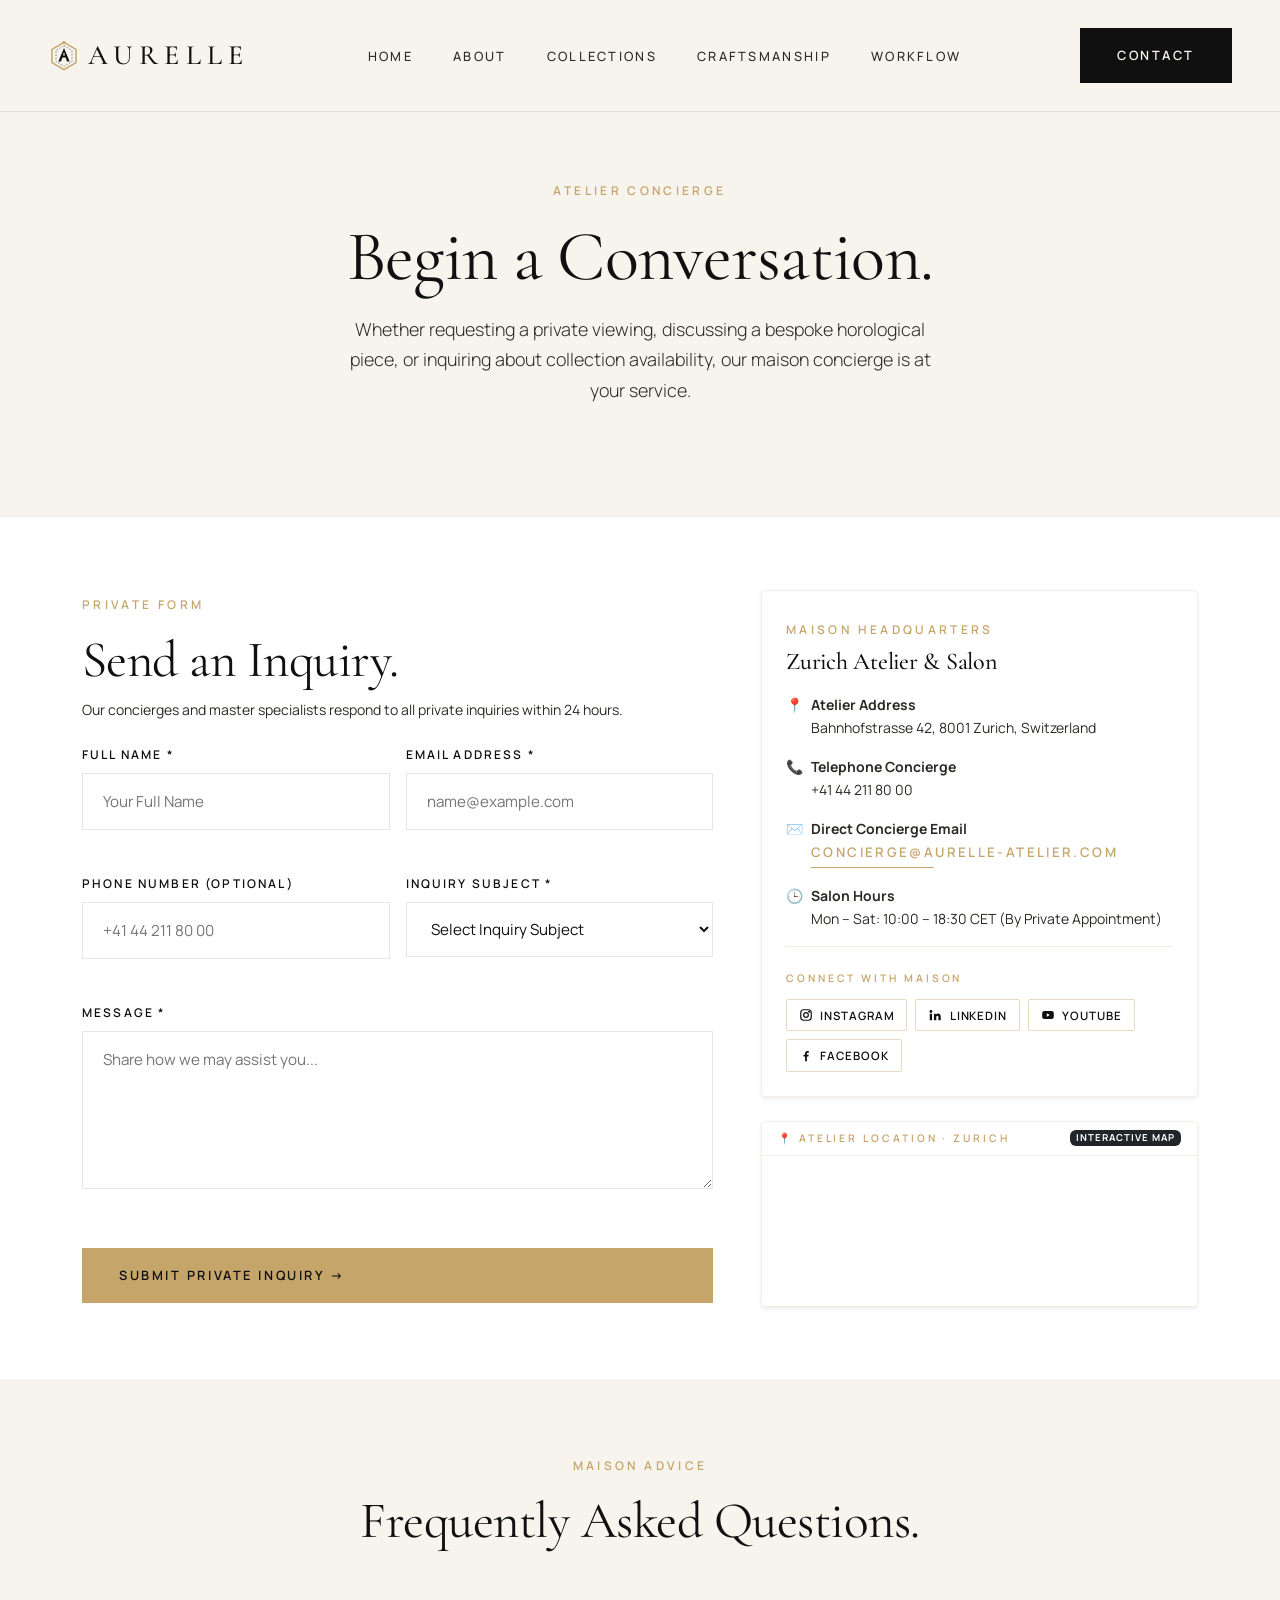
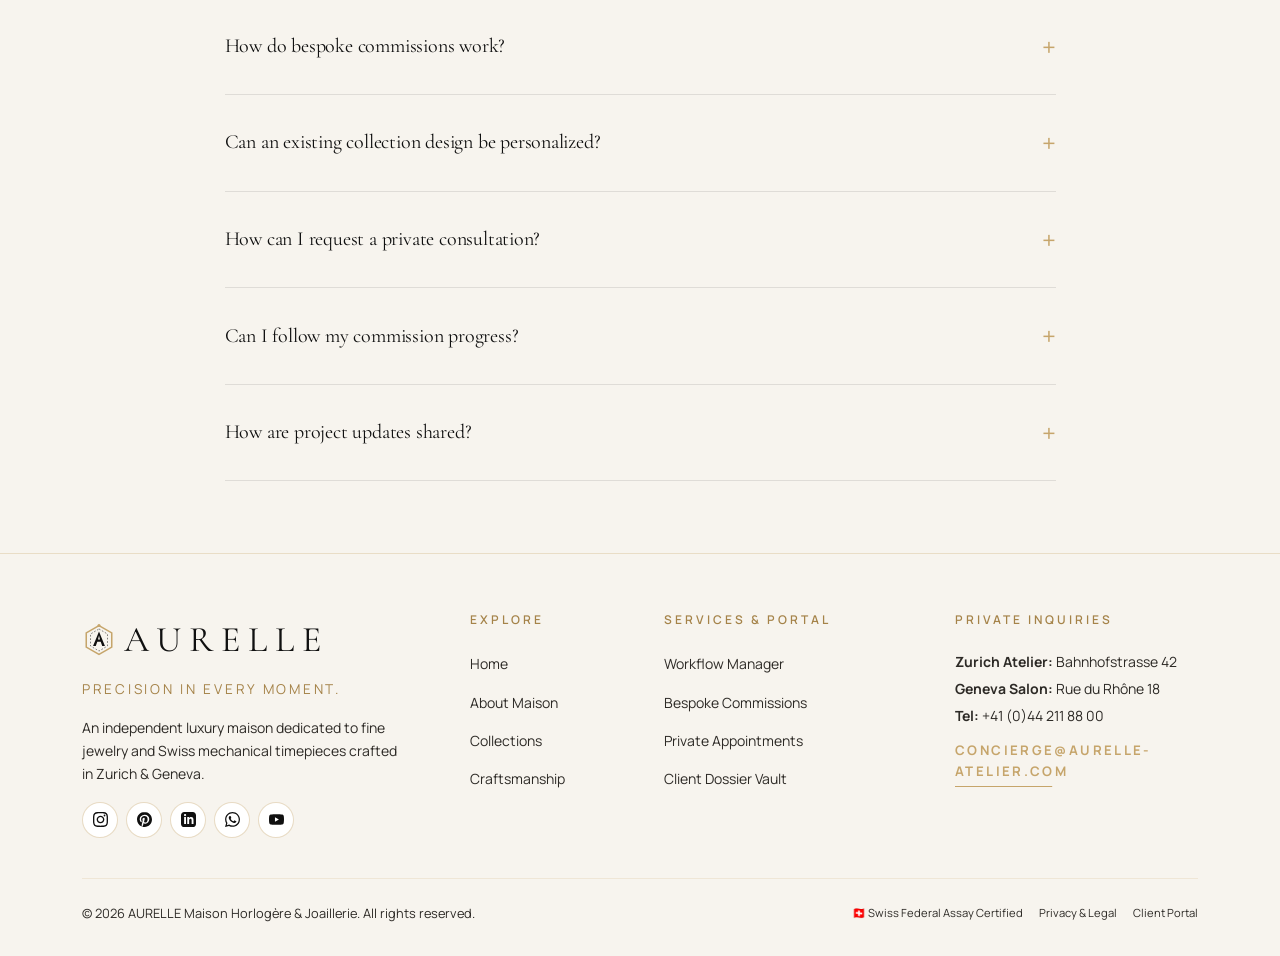
<file: contact.html>
<!DOCTYPE html>
<html lang="en">
<head>
  <meta charset="UTF-8">
  <meta name="viewport" content="width=device-width, initial-scale=1.0">
  <title>Contact & Consultations — AURELLE Maison Horlogère</title>
  <meta name="description" content="Connect with AURELLE atelier concierge for private consultations, bespoke jewelry commissions, or watch inquires.">
  <link rel="icon" type="image/svg+xml" href="assets/images/favicon.svg">
  
  <link rel="preconnect" href="https://fonts.googleapis.com">
  <link rel="preconnect" href="https://fonts.gstatic.com" crossorigin>
  <link href="https://fonts.googleapis.com/css2?family=Cormorant+Garamond:ital,wght@0,300;0,400;0,500;0,600;1,400&family=Manrope:wght@300;400;500;600;700&display=swap" rel="stylesheet">
  <link href="https://cdn.jsdelivr.net/npm/bootstrap@5.3.2/dist/css/bootstrap.min.css" rel="stylesheet">
  <link rel="stylesheet" href="assets/css/style.css">
</head>
<body>
  <div class="page-progress-bar"></div>

  <!-- GLOBAL NAVBAR (Light page mode) -->
  <nav class="navbar-aurelle navbar-light-page" aria-label="Main Navigation">
    <div class="container-fluid px-lg-5 px-4 d-flex align-items-center justify-content-between">
      <a href="index.html" class="brand-logo d-inline-flex align-items-center gap-2">
        <svg class="brand-logo-icon" width="32" height="32" viewBox="0 0 40 40" fill="none" xmlns="http://www.w3.org/2000/svg">
          <path d="M20 3L35 11.6603V28.3397L20 37L5 28.3397V11.6603L20 3Z" stroke="#C6A56B" stroke-width="1.8" fill="none"/>
          <path d="M20 7L30 13V27L20 33L10 27V13L20 7Z" stroke="currentColor" stroke-width="1" stroke-dasharray="2 2" fill="none" opacity="0.6"/>
          <path d="M20 10L27 27H23.8L22 22H18L16.2 27H13L20 10ZM20 14.8L18.8 19.5H21.2L20 14.8Z" fill="currentColor"/>
          <circle cx="20" cy="3" r="1.8" fill="#C6A56B"/>
        </svg>
        <span>AURELLE</span>
      </a>

      <ul class="nav-links-desktop m-0 p-0">
        <li><a href="index.html" class="nav-link-item">Home</a></li>
        <li><a href="about.html" class="nav-link-item">About</a></li>
        <li><a href="collections.html" class="nav-link-item">Collections</a></li>
        <li><a href="craftsmanship.html" class="nav-link-item">Craftsmanship</a></li>
        <li><a href="workflow.html" class="nav-link-item">Workflow</a></li>
      </ul>

      <div class="desktop-contact-btn">
        <a href="contact.html" class="btn-aurelle-dark">Contact</a>
      </div>

      <button class="mobile-toggle-btn" aria-label="Toggle Navigation Menu" aria-expanded="false">
        <span></span>
        <span></span>
        <span></span>
      </button>
    </div>
  </nav>

  <!-- FULL SCREEN MOBILE MENU OVERLAY -->
  <div class="mobile-menu-overlay" role="dialog" aria-modal="true" aria-label="Mobile Navigation Menu">
    <div class="mobile-menu-header d-flex align-items-center justify-content-between">
      <div class="d-flex align-items-center gap-2">
        <svg class="brand-logo-icon" width="28" height="28" viewBox="0 0 40 40" fill="none" xmlns="http://www.w3.org/2000/svg">
          <path d="M20 3L35 11.6603V28.3397L20 37L5 28.3397V11.6603L20 3Z" stroke="#C6A56B" stroke-width="1.8" fill="none"/>
          <path d="M20 7L30 13V27L20 33L10 27V13L20 7Z" stroke="currentColor" stroke-width="1" stroke-dasharray="2 2" fill="none" opacity="0.6"/>
          <path d="M20 10L27 27H23.8L22 22H18L16.2 27H13L20 10ZM20 14.8L18.8 19.5H21.2L20 14.8Z" fill="currentColor"/>
          <circle cx="20" cy="3" r="1.8" fill="#C6A56B"/>
        </svg>
        <span class="text-obsidian fw-bold font-serif" style="font-size: 1.15rem; letter-spacing: 0.18em;">AURELLE</span>
      </div>
      <button class="mobile-close-btn" aria-label="Close Menu">✕</button>
    </div>

    <ul class="mobile-menu-nav">
      <li class="mobile-menu-item"><a href="index.html" class="mobile-menu-link"><span class="menu-num">01</span> Home</a></li>
      <li class="mobile-menu-item"><a href="about.html" class="mobile-menu-link"><span class="menu-num">02</span> About</a></li>
      <li class="mobile-menu-item"><a href="collections.html" class="mobile-menu-link"><span class="menu-num">03</span> Collections</a></li>
      <li class="mobile-menu-item"><a href="craftsmanship.html" class="mobile-menu-link"><span class="menu-num">04</span> Craftsmanship</a></li>
      <li class="mobile-menu-item"><a href="workflow.html" class="mobile-menu-link"><span class="menu-num">05</span> Workflow Manager</a></li>
      <li class="mobile-menu-item mt-3">
        <a href="contact.html" class="btn-aurelle-dark w-100 text-center justify-content-center mobile-menu-link">Contact</a>
      </li>
    </ul>
  </div>

  <main style="padding-top: 5rem;">
    <!-- SECTION 01 — CONTACT HERO -->
    <section class="py-5 bg-warm-ivory text-center mobile-center-text">
      <div class="container py-lg-5 reveal-up">
        <span class="section-label">ATELIER CONCIERGE</span>
        <h1>Begin a Conversation.</h1>
        <p class="lead-text mx-auto mt-3" style="max-width: 600px;">
          Whether requesting a private viewing, discussing a bespoke horological piece, or inquiring about collection availability, our maison concierge is at your service.
        </p>
      </div>
    </section>

    <!-- SECTION 02 — 2-COLUMN CONTACT FORM & MAISON CONCIERGE DETAILS -->
    <section class="py-5 bg-white border-top border-light mobile-center-text">
      <div class="container py-lg-4">
        <div class="row g-5">
          <!-- Left Column: Form -->
          <div class="col-lg-7 reveal-up">
            <div class="mb-4">
              <span class="section-label">PRIVATE FORM</span>
              <h2>Send an Inquiry.</h2>
              <p class="text-muted-custom small mt-2">
                Our concierges and master specialists respond to all private inquiries within 24 hours.
              </p>
            </div>

            <form class="form-aurelle-validate">
              <div class="row g-3">
                <div class="col-md-6 form-group-aurelle">
                  <label class="form-label-aurelle">Full Name *</label>
                  <input type="text" class="form-control-aurelle" placeholder="Your Full Name" required>
                </div>

                <div class="col-md-6 form-group-aurelle">
                  <label class="form-label-aurelle">Email Address *</label>
                  <input type="email" class="form-control-aurelle" placeholder="name@example.com" required>
                </div>

                <div class="col-md-6 form-group-aurelle">
                  <label class="form-label-aurelle">Phone Number (Optional)</label>
                  <input type="tel" class="form-control-aurelle" placeholder="+41 44 211 80 00">
                </div>

                <div class="col-md-6 form-group-aurelle">
                  <label class="form-label-aurelle">Inquiry Subject *</label>
                  <select class="form-control-aurelle" required>
                    <option value="">Select Inquiry Subject</option>
                    <option value="watch">Watch Collection Inquiry</option>
                    <option value="jewelry">Fine Jewelry Inquiry</option>
                    <option value="bespoke">Bespoke Commission</option>
                    <option value="workflow">Project & Workflow Query</option>
                    <option value="general">General Question</option>
                  </select>
                </div>

                <div class="col-12 form-group-aurelle">
                  <label class="form-label-aurelle">Message *</label>
                  <textarea class="form-control-aurelle" rows="5" placeholder="Share how we may assist you..." required></textarea>
                </div>

                <div class="col-12 mt-4">
                  <button type="submit" class="btn-aurelle-gold w-100 text-center">Submit Private Inquiry →</button>
                </div>
              </div>
            </form>
          </div>

          <!-- Right Column: Info, Social Icons & Google Map -->
          <div class="col-lg-5 reveal-up">
            <!-- Maison Contact Card -->
            <div class="p-4 bg-warm-ivory border border-gold-subtle rounded-1 mb-4 shadow-sm">
              <span class="section-label mb-2">MAISON HEADQUARTERS</span>
              <h3 class="h4 text-obsidian mb-3">Zurich Atelier & Salon</h3>

              <div class="d-flex flex-column gap-3 small text-muted-custom">
                <div class="d-flex align-items-start gap-2">
                  <span class="text-gold fw-bold">📍</span>
                  <div>
                    <strong class="text-obsidian d-block">Atelier Address</strong>
                    Bahnhofstrasse 42, 8001 Zurich, Switzerland
                  </div>
                </div>

                <div class="d-flex align-items-start gap-2">
                  <span class="text-gold fw-bold">📞</span>
                  <div>
                    <strong class="text-obsidian d-block">Telephone Concierge</strong>
                    +41 44 211 80 00
                  </div>
                </div>

                <div class="d-flex align-items-start gap-2">
                  <span class="text-gold fw-bold">✉️</span>
                  <div>
                    <strong class="text-obsidian d-block">Direct Concierge Email</strong>
                    <a href="mailto:concierge@aurelle-atelier.com" class="link-gold">concierge@aurelle-atelier.com</a>
                  </div>
                </div>

                <div class="d-flex align-items-start gap-2">
                  <span class="text-gold fw-bold">🕒</span>
                  <div>
                    <strong class="text-obsidian d-block">Salon Hours</strong>
                    Mon – Sat: 10:00 – 18:30 CET (By Private Appointment)
                  </div>
                </div>
              </div>

              <!-- Social Links -->
              <div class="border-top border-gold-subtle pt-3 mt-3">
                <span class="section-label mb-2" style="font-size:0.65rem;">CONNECT WITH MAISON</span>
                <div class="d-flex gap-2 flex-wrap mt-1">
                  <a href="#" class="contact-social-btn" aria-label="Instagram"><svg class="social-icon" viewBox="0 0 24 24" fill="none" stroke="currentColor" stroke-width="2" stroke-linecap="round" stroke-linejoin="round" aria-hidden="true"><rect x="3" y="3" width="18" height="18" rx="5"/><circle cx="12" cy="12" r="4"/><circle cx="17.5" cy="6.5" r="0.8" fill="currentColor"/></svg>Instagram</a>
                  <a href="#" class="contact-social-btn" aria-label="LinkedIn"><svg class="social-icon" viewBox="0 0 24 24" fill="currentColor" aria-hidden="true"><path d="M4.98 3.5a2.5 2.5 0 1 1 0 5 2.5 2.5 0 0 1 0-5zM3 9.75h4V21H3V9.75zm6.5 0h3.8v1.54h.05c.53-1 1.82-2.04 3.75-2.04 4 0 4.75 2.63 4.75 6.05V21h-4v-5.08c0-1.21-.02-2.77-1.69-2.77-1.69 0-1.95 1.32-1.95 2.68V21h-4V9.75z"/></svg>LinkedIn</a>
                  <a href="#" class="contact-social-btn" aria-label="YouTube"><svg class="social-icon" viewBox="0 0 24 24" fill="currentColor" aria-hidden="true"><path d="M21.6 7.2a2.5 2.5 0 0 0-1.76-1.77C18.27 5 12 5 12 5s-6.27 0-7.84.43A2.5 2.5 0 0 0 2.4 7.2C2 8.78 2 12 2 12s0 3.22.4 4.8a2.5 2.5 0 0 0 1.76 1.77C5.73 19 12 19 12 19s6.27 0 7.84-.43a2.5 2.5 0 0 0 1.76-1.77C22 15.22 22 12 22 12s0-3.22-.4-4.8zM10 15V9l5.2 3L10 15z"/></svg>YouTube</a>
                  <a href="#" class="contact-social-btn" aria-label="Facebook"><svg class="social-icon" viewBox="0 0 24 24" fill="currentColor" aria-hidden="true"><path d="M13.5 21v-8h2.7l.4-3.2h-3.1V7.8c0-.9.3-1.5 1.6-1.5h1.7V3.4c-.3 0-1.3-.1-2.4-.1-2.4 0-4 1.5-4 4.1v2.4H7.7V13h2.7v8h3.1z"/></svg>Facebook</a>
                </div>
              </div>
            </div>

            <!-- Google Map Embed (Bigger Interactive Map) -->
            <div class="contact-map-card overflow-hidden rounded-1 border border-gold-subtle shadow-sm">
              <div class="bg-warm-ivory px-3 py-2 border-bottom border-gold-subtle d-flex align-items-center justify-content-between">
                <span class="section-label m-0" style="font-size: 0.65rem;">📍 ATELIER LOCATION · ZURICH</span>
                <span class="badge bg-dark text-gold" style="font-size: 0.6rem; letter-spacing: 0.1em;">INTERACTIVE MAP</span>
              </div>
              <iframe 
                src="https://www.google.com/maps/embed?pb=!1m18!1m12!1m3!1d2701.8906371253015!2d8.5375!3d47.3698!2m3!1f0!2f0!3f0!3m2!1i1024!2i768!4f13.1!3m3!1m2!1s0x479e07a2167d4f93%3A0x6b40286e6df41c2a!2sBahnhofstrasse%2C%208001%20Z%C3%BCrich%2C%20Switzerland!5e0!3m2!1sen!2sch!4v1700000000000!5m2!1sen!2sch" 
                width="100%" 
                height="450" 
                style="border:0; filter: contrast(1.03);" 
                allowfullscreen="" 
                loading="lazy" 
                referrerpolicy="no-referrer-when-downgrade"
                title="AURELLE Zurich Atelier Map Location">
              </iframe>
            </div>
          </div>
        </div>
      </div>
    </section>

    <!-- SECTION 03 — FREQUENTLY ASKED QUESTIONS ACCORDION -->
    <section class="py-5 bg-warm-ivory mobile-center-text">
      <div class="container py-lg-4">
        <div class="text-center mb-5 reveal-up">
          <span class="section-label">MAISON ADVICE</span>
          <h2>Frequently Asked Questions.</h2>
        </div>

        <div class="row justify-content-center">
          <div class="col-lg-9 reveal-up">
            <div class="faq-accordion-item">
              <div class="faq-accordion-header">
                <h4>How do bespoke commissions work?</h4>
                <span class="faq-toggle-icon">+</span>
              </div>
              <div class="faq-accordion-content">
                <p>Bespoke commissions begin with a consultation to explore initial design concepts, metal preferences, and gemstone selection. Following approval of 3D renders, our master craftsmen bring the piece to life with real-time updates accessible via our Workflow Manager portal.</p>
              </div>
            </div>

            <div class="faq-accordion-item">
              <div class="faq-accordion-header">
                <h4>Can an existing collection design be personalized?</h4>
                <span class="faq-toggle-icon">+</span>
              </div>
              <div class="faq-accordion-content">
                <p>Yes. All AURELLE timepieces and fine jewelry items can be customized with hand-engraved monograms, specific gemstone selections, custom leather straps, or distinct gold alloy finishes.</p>
              </div>
            </div>

            <div class="faq-accordion-item">
              <div class="faq-accordion-header">
                <h4>How can I request a private consultation?</h4>
                <span class="faq-toggle-icon">+</span>
              </div>
              <div class="faq-accordion-content">
                <p>Simply complete our online inquiry form or email concierge@aurelle-atelier.com. Our concierge will contact you within 24 hours to arrange an in-person salon visit or virtual consultation.</p>
              </div>
            </div>

            <div class="faq-accordion-item">
              <div class="faq-accordion-header">
                <h4>Can I follow my commission progress?</h4>
                <span class="faq-toggle-icon">+</span>
              </div>
              <div class="faq-accordion-content">
                <p>Absolutely. Every client receives a secure project reference code allowing them to monitor milestone stages, view workshop photo updates, and review quality inspection reports in our Workflow Manager.</p>
              </div>
            </div>

            <div class="faq-accordion-item">
              <div class="faq-accordion-header">
                <h4>How are project updates shared?</h4>
                <span class="faq-toggle-icon">+</span>
              </div>
              <div class="faq-accordion-content">
                <p>Updates are published directly to your client workflow portal as key milestones are completed—such as CAD approval, metal casting, stone setting, and chronometric timing tests.</p>
              </div>
            </div>
          </div>
        </div>
      </div>
    </section>
  </main>

  <!-- GLOBAL FOOTER -->
  <footer class="footer-aurelle">
    <div class="container">
      <div class="row g-4 g-lg-5">
        <div class="col-lg-4 col-md-6">
          <div class="footer-brand-title d-inline-flex align-items-center gap-2">
            <svg class="brand-logo-icon" width="34" height="34" viewBox="0 0 40 40" fill="none" xmlns="http://www.w3.org/2000/svg">
              <path d="M20 3L35 11.6603V28.3397L20 37L5 28.3397V11.6603L20 3Z" stroke="#C6A56B" stroke-width="1.8" fill="none"/>
              <path d="M20 7L30 13V27L20 33L10 27V13L20 7Z" stroke="currentColor" stroke-width="1" stroke-dasharray="2 2" fill="none" opacity="0.6"/>
              <path d="M20 10L27 27H23.8L22 22H18L16.2 27H13L20 10ZM20 14.8L18.8 19.5H21.2L20 14.8Z" fill="currentColor"/>
              <circle cx="20" cy="3" r="1.8" fill="#C6A56B"/>
            </svg>
            <span>AURELLE</span>
          </div>
          <div class="footer-tagline">Precision in Every Moment.</div>
          <p class="text-muted-custom small mb-3" style="max-width: 320px;">
            An independent luxury maison dedicated to fine jewelry and Swiss mechanical timepieces crafted in Zurich & Geneva.
          </p>
          <div class="footer-social-bar d-flex align-items-center gap-2 mt-3">
            <a href="https://instagram.com" target="_blank" class="footer-social-icon" title="Instagram" aria-label="Instagram">
              <svg width="15" height="15" fill="currentColor" viewBox="0 0 24 24"><path d="M12 2.163c3.204 0 3.584.012 4.85.07 3.252.148 4.771 1.691 4.919 4.919.058 1.265.069 1.645.069 4.849 0 3.205-.012 3.584-.069 4.849-.149 3.225-1.664 4.771-4.919 4.919-1.266.058-1.644.07-4.85.07-3.204 0-3.584-.012-4.849-.07-3.26-.149-4.771-1.699-4.919-4.92-.058-1.265-.07-1.644-.07-4.849 0-3.204.013-3.583.07-4.849.149-3.227 1.664-4.771 4.919-4.919 1.266-.057 1.645-.069 4.849-.069zm0-2.163c-3.259 0-3.667.014-4.947.072-4.358.2-6.78 2.618-6.98 6.98-.059 1.281-.073 1.689-.073 4.948 0 3.259.014 3.668.072 4.948.2 4.358 2.618 6.78 6.98 6.98 1.281.058 1.689.072 4.948.072 3.259 0 3.668-.014 4.948-.072 4.354-.2 6.782-2.618 6.979-6.98.059-1.28.073-1.689.073-4.948 0-3.259-.014-3.667-.072-4.947-.196-4.354-2.617-6.78-6.979-6.98-1.281-.059-1.69-.073-4.949-.073zm0 5.838c-3.403 0-6.162 2.759-6.162 6.162s2.759 6.163 6.162 6.163 6.162-2.759 6.162-6.163c0-3.403-2.759-6.162-6.162-6.162zm0 10.162c-2.209 0-4-1.79-4-4 0-2.209 1.791-4 4-4s4 1.791 4 4c0 2.21-1.791 4-4 4zm6.406-11.845c-.796 0-1.441.645-1.441 1.44s.645 1.44 1.441 1.44c.795 0 1.439-.645 1.439-1.44s-.644-1.44-1.439-1.44z"/></svg>
            </a>
            <a href="https://pinterest.com" target="_blank" class="footer-social-icon" title="Pinterest" aria-label="Pinterest">
              <svg width="15" height="15" fill="currentColor" viewBox="0 0 24 24"><path d="M12 0c-6.627 0-12 5.372-12 12 0 5.084 3.163 9.426 7.627 11.174-.105-.949-.2-2.405.042-3.441.218-.937 1.407-5.965 1.407-5.965s-.359-.719-.359-1.782c0-1.668.967-2.914 2.171-2.914 1.023 0 1.518.769 1.518 1.69 0 1.029-.655 2.568-.994 3.995-.283 1.194.599 2.169 1.777 2.169 2.133 0 3.772-2.249 3.772-5.495 0-2.873-2.064-4.882-5.012-4.882-3.414 0-5.418 2.561-5.418 5.207 0 1.031.397 2.138.893 2.738.098.119.112.224.083.345-.09.375-.293 1.199-.334 1.363-.053.225-.172.271-.401.165-1.495-.69-2.433-2.878-2.433-4.646 0-3.776 2.748-7.252 7.92-7.252 4.158 0 7.392 2.967 7.392 6.923 0 4.135-2.607 7.462-6.233 7.462-1.214 0-2.354-.629-2.758-1.379l-.749 2.848c-.269 1.045-1.004 2.352-1.498 3.146 1.123.345 2.306.535 3.55.535 6.627 0 12-5.373 12-12 0-6.628-5.373-12-12-12z"/></svg>
            </a>
            <a href="https://linkedin.com" target="_blank" class="footer-social-icon" title="LinkedIn" aria-label="LinkedIn">
              <svg width="15" height="15" fill="currentColor" viewBox="0 0 24 24"><path d="M19 0h-14c-2.761 0-5 2.239-5 5v14c0 2.761 2.239 5 5 5h14c2.762 0 5-2.239 5-5v-14c0-2.761-2.238-5-5-5zm-11 19h-3v-11h3v11zm-1.5-12.268c-.966 0-1.75-.79-1.75-1.764s.784-1.764 1.75-1.764 1.75.79 1.75 1.764-.783 1.764-1.75 1.764zm13.5 12.268h-3v-5.604c0-3.368-4-3.113-4 0v5.604h-3v-11h3v1.765c1.396-2.586 7-2.777 7 2.476v6.759z"/></svg>
            </a>
            <a href="https://wa.me/" target="_blank" class="footer-social-icon" title="WhatsApp Concierge" aria-label="WhatsApp">
              <svg width="15" height="15" fill="currentColor" viewBox="0 0 24 24"><path d="M.057 24l1.687-6.163c-1.041-1.804-1.588-3.849-1.587-5.946.003-6.556 5.338-11.891 11.893-11.891 3.181.001 6.167 1.24 8.413 3.488 2.245 2.248 3.481 5.236 3.48 8.414-.003 6.557-5.338 11.892-11.893 11.892-1.99-.001-3.951-.5-5.688-1.448l-6.305 1.654zm6.597-3.807c1.676.995 3.276 1.591 5.392 1.592 5.448 0 9.886-4.434 9.889-9.885.002-5.462-4.415-9.89-9.881-9.892-5.452 0-9.887 4.434-9.889 9.884-.001 2.225.651 3.891 1.746 5.634l-.999 3.648 3.742-.981zm11.387-5.464c-.074-.124-.272-.198-.57-.347-.297-.149-1.758-.868-2.031-.967-.272-.099-.47-.149-.669.149-.198.297-.768.967-.941 1.165-.173.198-.347.223-.644.074-.297-.149-1.255-.462-2.39-1.475-.883-.788-1.48-1.761-1.653-2.059-.173-.297-.018-.458.13-.606.134-.133.297-.347.446-.521.151-.172.2-.296.3-.495.099-.198.05-.372-.025-.521-.075-.148-.669-1.611-.916-2.206-.242-.579-.487-.501-.669-.51l-.57-.01c-.198 0-.52.074-.792.372s-1.04 1.016-1.04 2.479 1.065 2.876 1.213 3.074c.149.198 2.095 3.2 5.076 4.487.709.306 1.263.489 1.694.626.712.226 1.36.194 1.872.118.571-.085 1.758-.719 2.006-1.413.248-.695.248-1.29.173-1.414z"/></svg>
            </a>
            <a href="https://youtube.com" target="_blank" class="footer-social-icon" title="Atelier Films" aria-label="YouTube">
              <svg width="15" height="15" fill="currentColor" viewBox="0 0 24 24"><path d="M23.498 6.186a3.016 3.016 0 0 0-2.122-2.136C19.505 3.545 12 3.545 12 3.545s-7.505 0-9.377.505A3.017 3.017 0 0 0 .502 6.186C0 8.07 0 12 0 12s0 3.93.502 5.814a3.016 3.016 0 0 0 2.122 2.136c1.871.505 9.376.505 9.376.505s7.505 0 9.377-.505a3.015 3.015 0 0 0 2.122-2.136C24 15.93 24 12 24 12s0-3.93-.502-5.814zM9.545 15.568V8.432L15.818 12l-6.273 3.568z"/></svg>
            </a>
          </div>
        </div>

        <div class="col-lg-2 col-md-6">
          <div class="footer-heading">Explore</div>
          <ul class="footer-links p-0">
            <li><a href="index.html">Home</a></li>
            <li><a href="about.html">About Maison</a></li>
            <li><a href="collections.html">Collections</a></li>
            <li><a href="craftsmanship.html">Craftsmanship</a></li>
          </ul>
        </div>

        <div class="col-lg-3 col-md-6">
          <div class="footer-heading">Services & Portal</div>
          <ul class="footer-links p-0">
            <li><a href="workflow.html">Workflow Manager</a></li>
            <li><a href="contact.html">Bespoke Commissions</a></li>
            <li><a href="contact.html">Private Appointments</a></li>
            <li><a href="workflow.html">Client Dossier Vault</a></li>
          </ul>
        </div>

        <div class="col-lg-3 col-md-6">
          <div class="footer-heading">Private Inquiries</div>
          <p class="text-muted-custom small mb-1"><strong>Zurich Atelier:</strong> Bahnhofstrasse 42</p>
          <p class="text-muted-custom small mb-1"><strong>Geneva Salon:</strong> Rue du Rhône 18</p>
          <p class="text-muted-custom small mb-2"><strong>Tel:</strong> <a href="tel:+41442118800" class="text-obsidian text-decoration-none">+41 (0)44 211 88 00</a></p>
          <a href="mailto:concierge@aurelle-atelier.com" class="link-gold small fw-bold d-inline-block mt-1">concierge@aurelle-atelier.com</a>
        </div>
      </div>

      <div class="footer-bottom">
        <div>© 2026 AURELLE Maison Horlogère & Joaillerie. All rights reserved.</div>
        <div class="d-flex gap-3 align-items-center flex-wrap">
          <span class="text-muted-custom small">🇨🇭 Swiss Federal Assay Certified</span>
          <a href="contact.html" class="text-muted-custom small text-decoration-none">Privacy & Legal</a>
          <a href="workflow.html" class="text-muted-custom small text-decoration-none">Client Portal</a>
        </div>
      </div>
    </div>
  </footer>

  <script src="https://cdn.jsdelivr.net/npm/bootstrap@5.3.2/dist/js/bootstrap.bundle.min.js"></script>
  <script src="assets/js/main.js"></script>

  <!-- Floating Back to Top Button -->
  <button id="backToTopBtn" class="back-to-top-btn" aria-label="Back to Top">
    <svg viewBox="0 0 24 24" fill="none" xmlns="http://www.w3.org/2000/svg">
      <path d="M12 19V5M12 5L5 12M12 5L19 12" stroke-width="2" stroke-linecap="round" stroke-linejoin="round"/>
    </svg>
  </button>
</body>
</html>
</file>
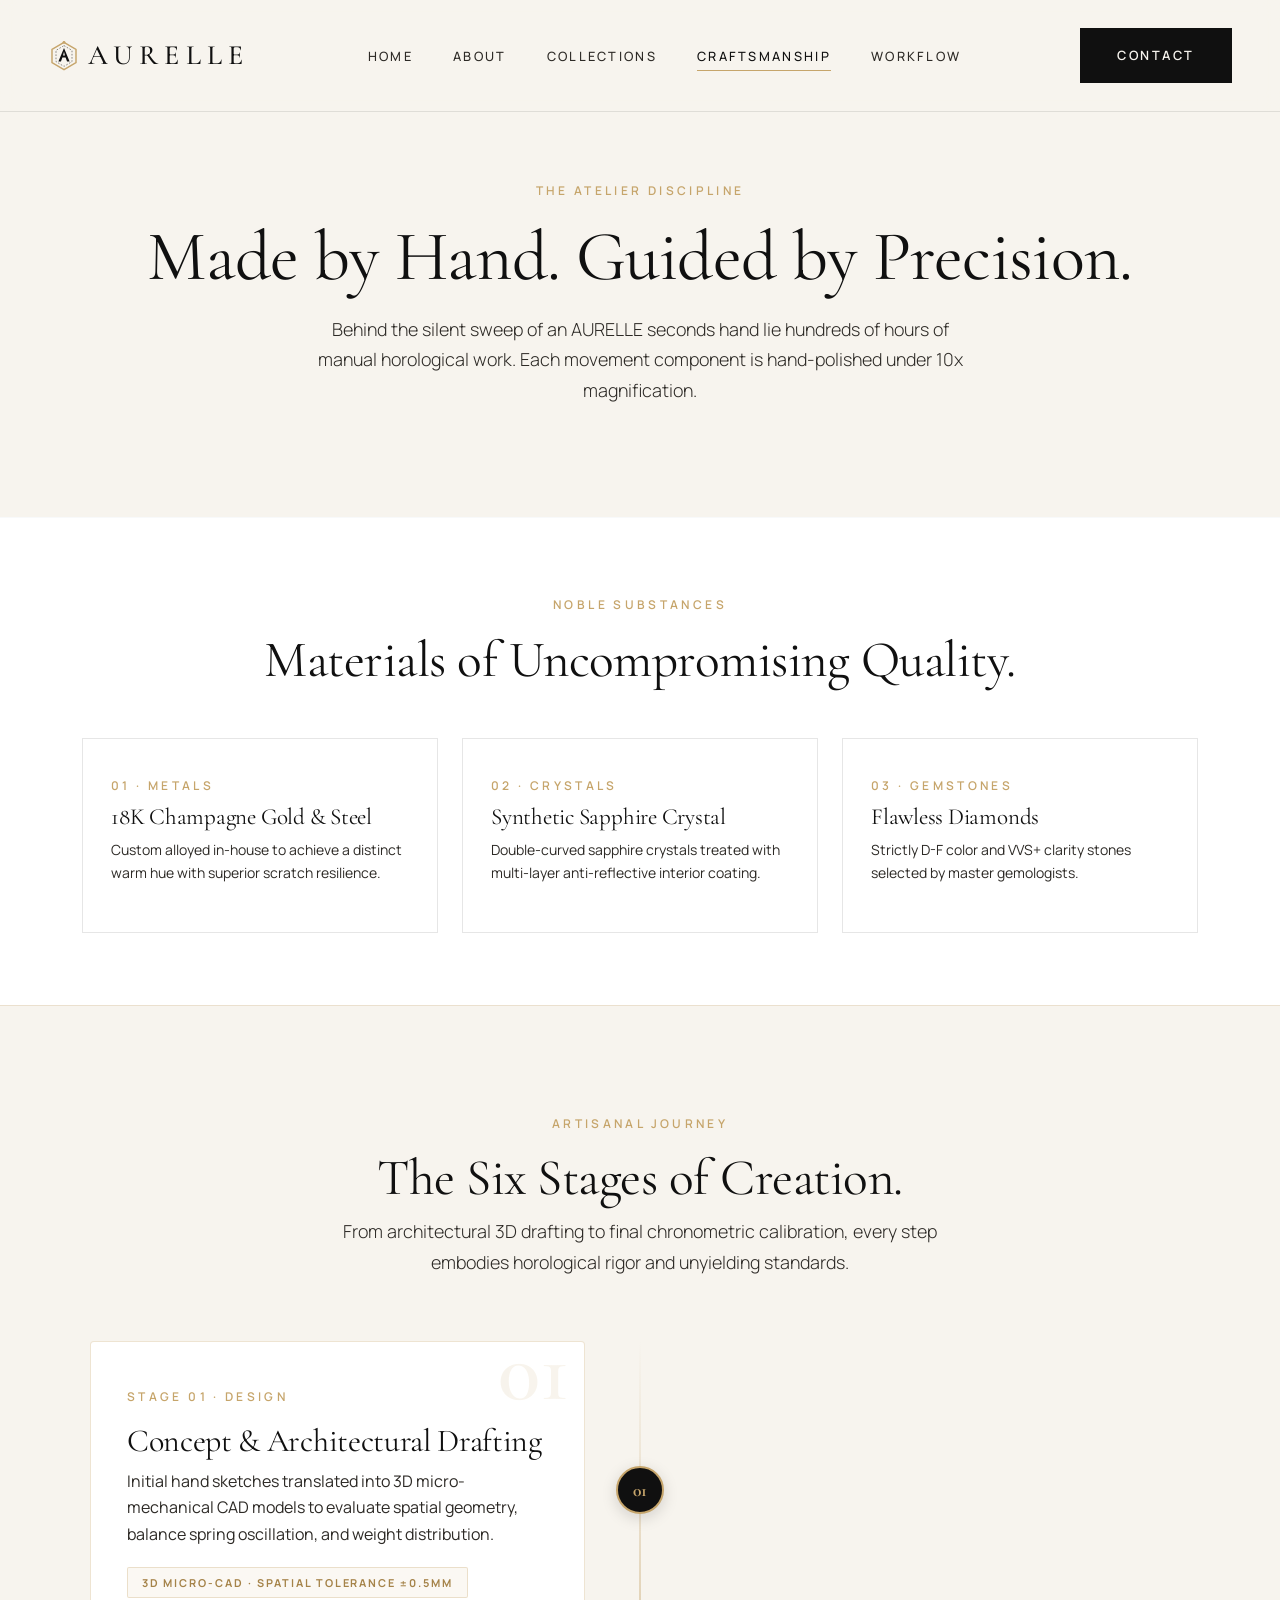
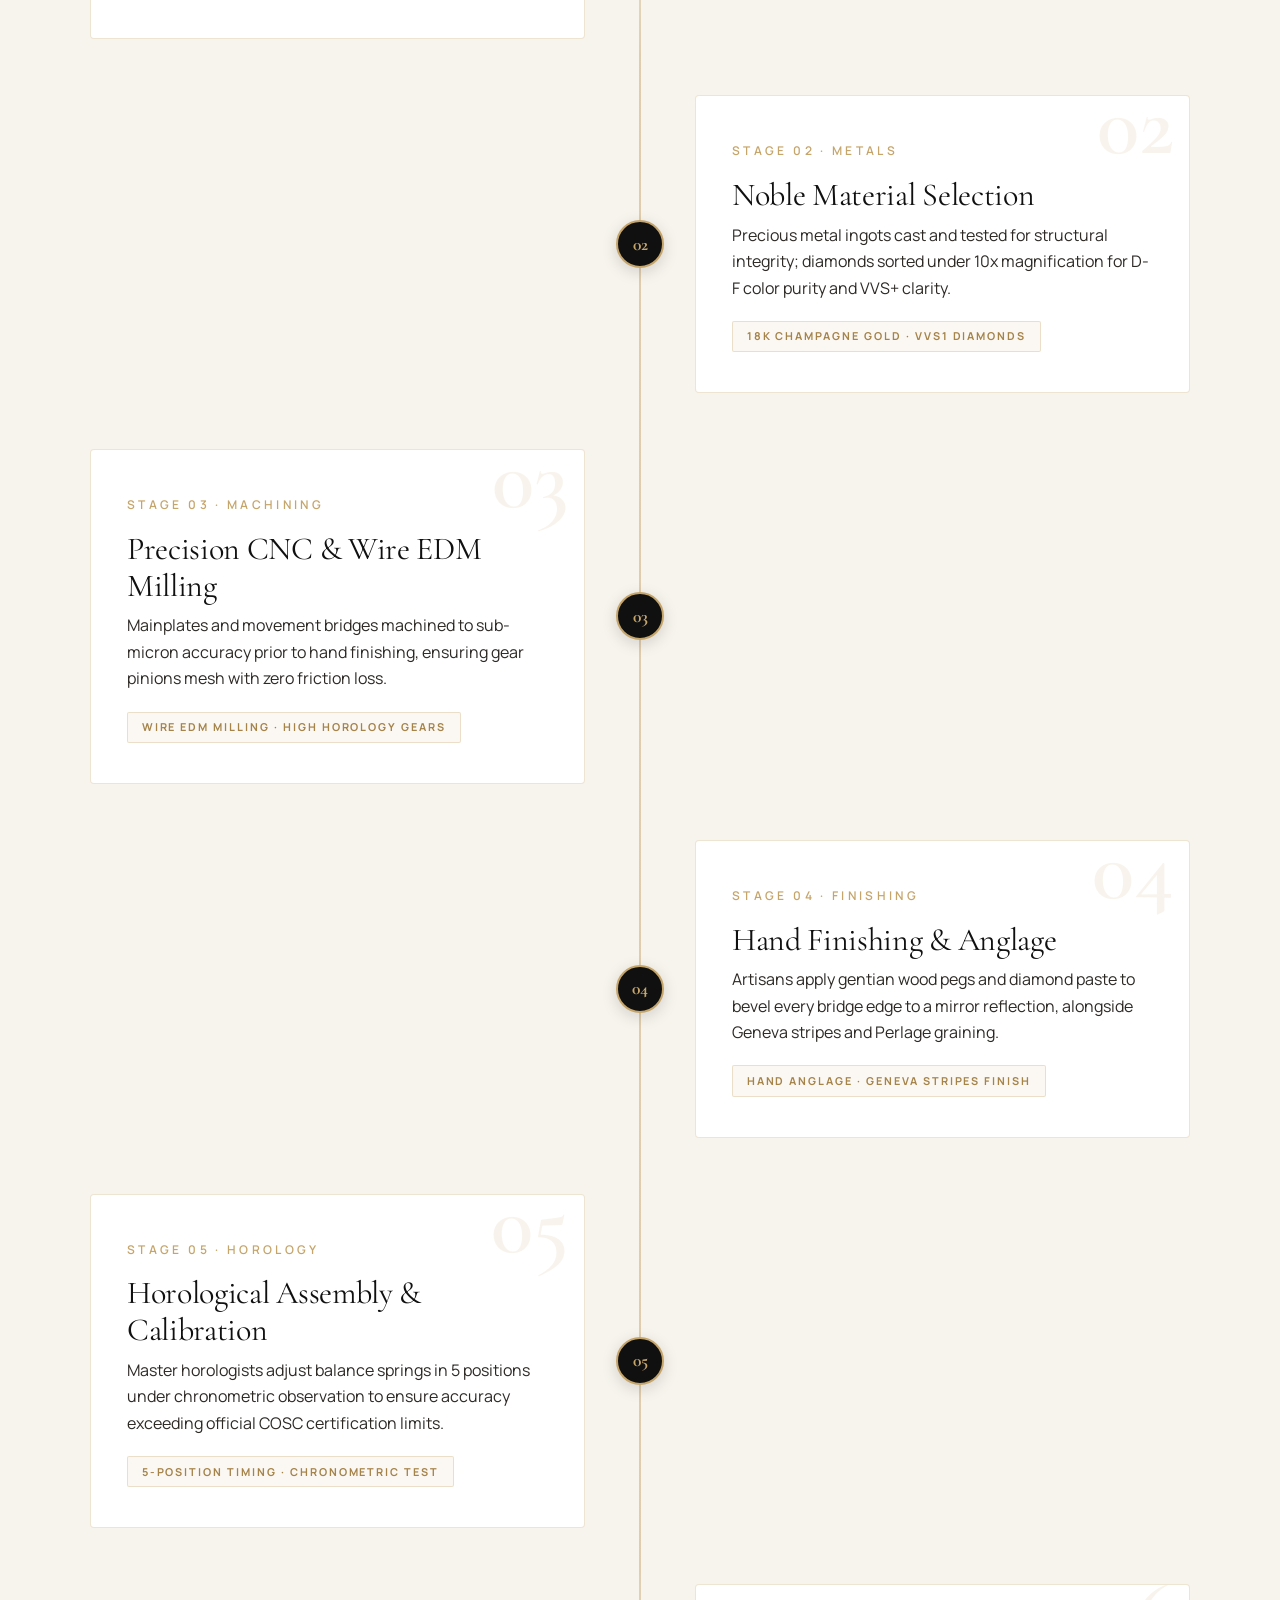
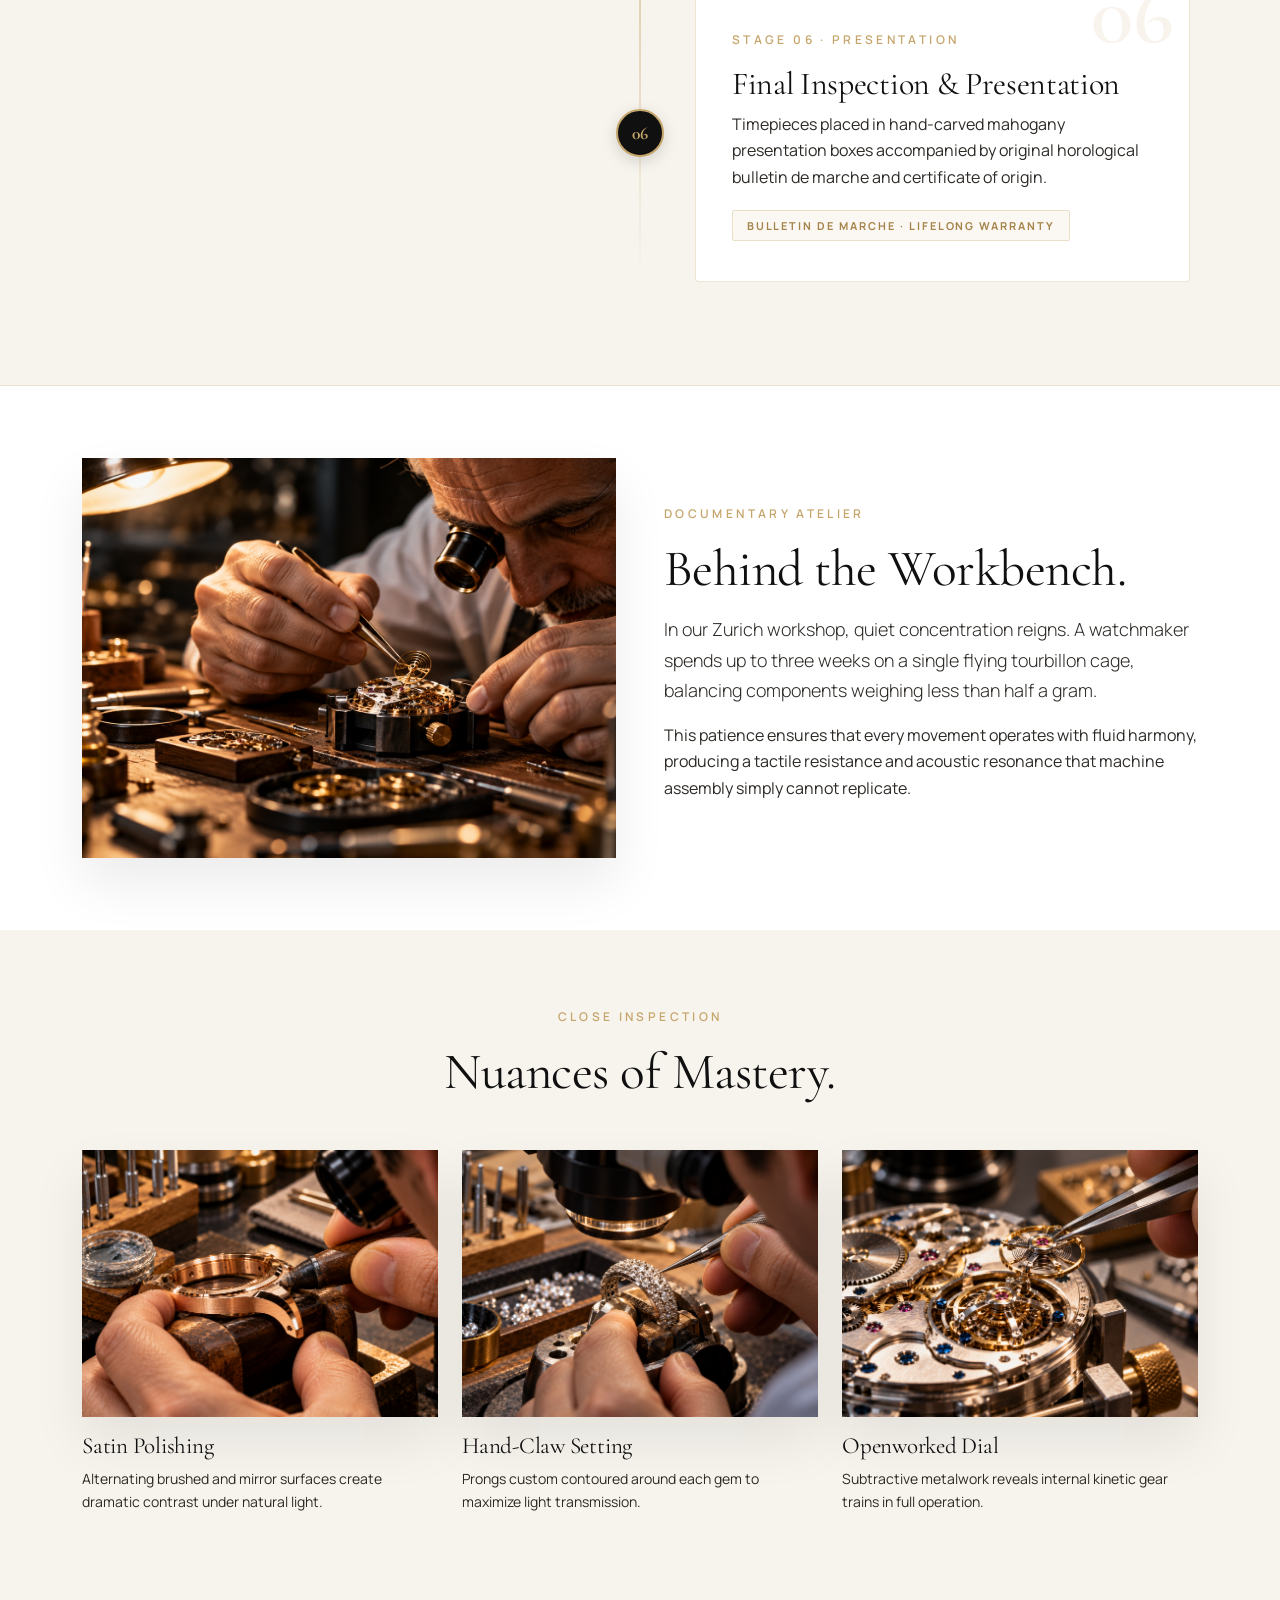
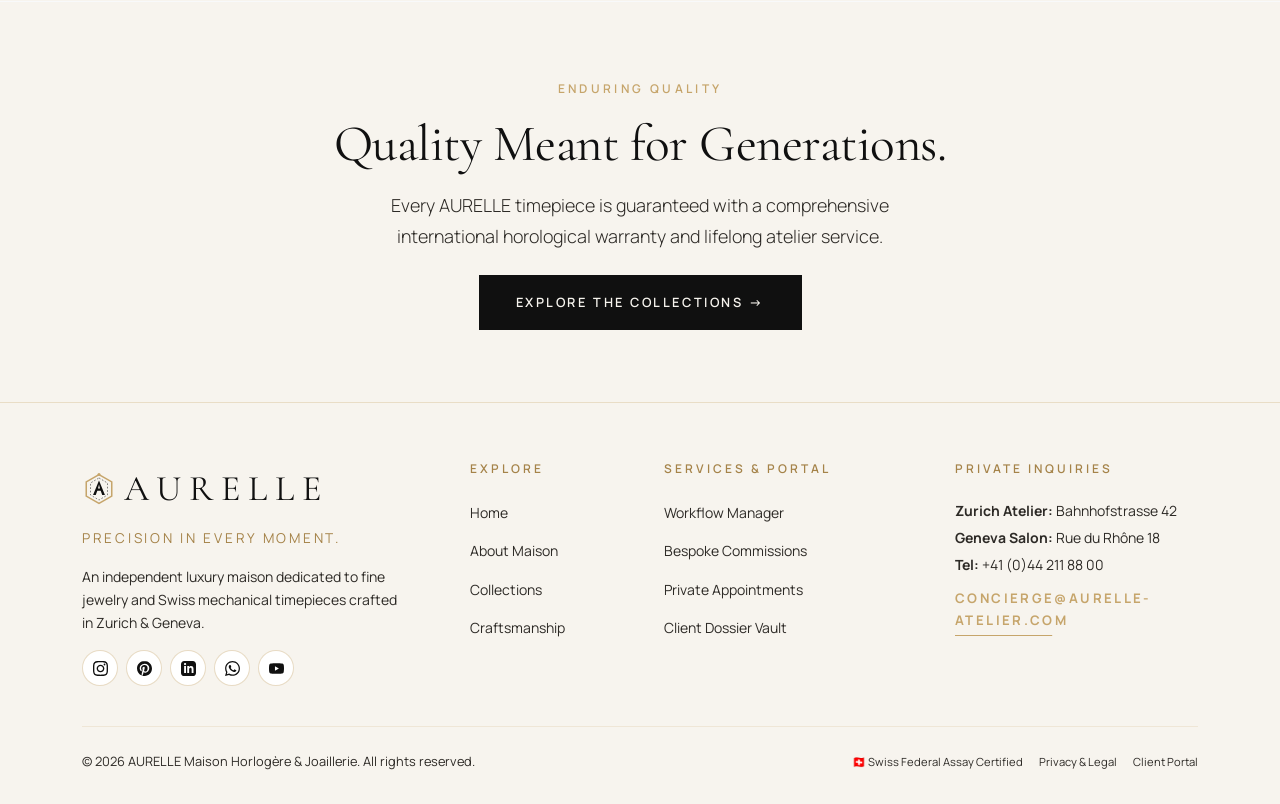
<file: craftsmanship.html>
<!DOCTYPE html>
<html lang="en">
<head>
  <meta charset="UTF-8">
  <meta name="viewport" content="width=device-width, initial-scale=1.0">
  <title>Craftsmanship — AURELLE Haute Horlogerie & Joaillerie</title>
  <meta name="description" content="Explore the horological discipline, hand-finishing techniques, and noble materials behind AURELLE Swiss timepieces.">
  <link rel="icon" type="image/svg+xml" href="assets/images/favicon.svg">
  
  <link rel="preconnect" href="https://fonts.googleapis.com">
  <link rel="preconnect" href="https://fonts.gstatic.com" crossorigin>
  <link href="https://fonts.googleapis.com/css2?family=Cormorant+Garamond:ital,wght@0,300;0,400;0,500;0,600;1,400&family=Manrope:wght@300;400;500;600;700&display=swap" rel="stylesheet">
  <link href="https://cdn.jsdelivr.net/npm/bootstrap@5.3.2/dist/css/bootstrap.min.css" rel="stylesheet">
  <link rel="stylesheet" href="assets/css/style.css">
</head>
<body>
  <div class="page-progress-bar"></div>

  <!-- GLOBAL NAVBAR (Light page mode) -->
  <nav class="navbar-aurelle navbar-light-page" aria-label="Main Navigation">
    <div class="container-fluid px-lg-5 px-4 d-flex align-items-center justify-content-between">
      <a href="index.html" class="brand-logo d-inline-flex align-items-center gap-2">
        <svg class="brand-logo-icon" width="32" height="32" viewBox="0 0 40 40" fill="none" xmlns="http://www.w3.org/2000/svg">
          <path d="M20 3L35 11.6603V28.3397L20 37L5 28.3397V11.6603L20 3Z" stroke="#C6A56B" stroke-width="1.8" fill="none"/>
          <path d="M20 7L30 13V27L20 33L10 27V13L20 7Z" stroke="currentColor" stroke-width="1" stroke-dasharray="2 2" fill="none" opacity="0.6"/>
          <path d="M20 10L27 27H23.8L22 22H18L16.2 27H13L20 10ZM20 14.8L18.8 19.5H21.2L20 14.8Z" fill="currentColor"/>
          <circle cx="20" cy="3" r="1.8" fill="#C6A56B"/>
        </svg>
        <span>AURELLE</span>
      </a>

      <ul class="nav-links-desktop m-0 p-0">
        <li><a href="index.html" class="nav-link-item">Home</a></li>
        <li><a href="about.html" class="nav-link-item">About</a></li>
        <li><a href="collections.html" class="nav-link-item">Collections</a></li>
        <li><a href="craftsmanship.html" class="nav-link-item active">Craftsmanship</a></li>
        <li><a href="workflow.html" class="nav-link-item">Workflow</a></li>
      </ul>

      <div class="desktop-contact-btn">
        <a href="contact.html" class="btn-aurelle-dark">Contact</a>
      </div>

      <button class="mobile-toggle-btn" aria-label="Toggle Navigation Menu" aria-expanded="false">
        <span></span>
        <span></span>
        <span></span>
      </button>
    </div>
  </nav>

  <!-- FULL SCREEN MOBILE MENU OVERLAY -->
  <div class="mobile-menu-overlay" role="dialog" aria-modal="true" aria-label="Mobile Navigation Menu">
    <div class="mobile-menu-header d-flex align-items-center justify-content-between">
      <div class="d-flex align-items-center gap-2">
        <svg class="brand-logo-icon" width="28" height="28" viewBox="0 0 40 40" fill="none" xmlns="http://www.w3.org/2000/svg">
          <path d="M20 3L35 11.6603V28.3397L20 37L5 28.3397V11.6603L20 3Z" stroke="#C6A56B" stroke-width="1.8" fill="none"/>
          <path d="M20 7L30 13V27L20 33L10 27V13L20 7Z" stroke="currentColor" stroke-width="1" stroke-dasharray="2 2" fill="none" opacity="0.6"/>
          <path d="M20 10L27 27H23.8L22 22H18L16.2 27H13L20 10ZM20 14.8L18.8 19.5H21.2L20 14.8Z" fill="currentColor"/>
          <circle cx="20" cy="3" r="1.8" fill="#C6A56B"/>
        </svg>
        <span class="text-obsidian fw-bold font-serif" style="font-size: 1.15rem; letter-spacing: 0.18em;">AURELLE</span>
      </div>
      <button class="mobile-close-btn" aria-label="Close Menu">✕</button>
    </div>

    <ul class="mobile-menu-nav">
      <li class="mobile-menu-item"><a href="index.html" class="mobile-menu-link"><span class="menu-num">01</span> Home</a></li>
      <li class="mobile-menu-item"><a href="about.html" class="mobile-menu-link"><span class="menu-num">02</span> About</a></li>
      <li class="mobile-menu-item"><a href="collections.html" class="mobile-menu-link"><span class="menu-num">03</span> Collections</a></li>
      <li class="mobile-menu-item"><a href="craftsmanship.html" class="mobile-menu-link active"><span class="menu-num">04</span> Craftsmanship</a></li>
      <li class="mobile-menu-item"><a href="workflow.html" class="mobile-menu-link"><span class="menu-num">05</span> Workflow Manager</a></li>
      <li class="mobile-menu-item mt-3">
        <a href="contact.html" class="btn-aurelle-dark w-100 text-center justify-content-center mobile-menu-link">Contact</a>
      </li>
    </ul>
  </div>

  <main style="padding-top: 5rem;">
    <!-- SECTION 01 — CRAFTSMANSHIP HERO (COLLECTIONS STYLE UNIFIED) -->
    <section class="py-5 bg-warm-ivory text-center mobile-center-text">
      <div class="container py-lg-5 reveal-up">
        <span class="section-label">THE ATELIER DISCIPLINE</span>
        <h1>Made by Hand. Guided by Precision.</h1>
        <p class="lead-text mx-auto mt-3" style="max-width: 650px;">
          Behind the silent sweep of an AURELLE seconds hand lie hundreds of hours of manual horological work. Each movement component is hand-polished under 10x magnification.
        </p>
      </div>
    </section>

    <!-- SECTION 02 — MATERIAL SELECTION -->
    <section class="py-5 bg-white border-top border-light mobile-center-text">
      <div class="container py-lg-4">
        <div class="text-center mb-5 reveal-up">
          <span class="section-label">NOBLE SUBSTANCES</span>
          <h2>Materials of Uncompromising Quality.</h2>
        </div>

        <div class="row g-4">
          <div class="col-lg-4 col-md-6 reveal-up">
            <div class="stat-box h-100 text-start">
              <span class="section-label mb-2">01 · METALS</span>
              <h4 class="mb-2">18K Champagne Gold & Steel</h4>
              <p class="text-muted-custom small">Custom alloyed in-house to achieve a distinct warm hue with superior scratch resilience.</p>
            </div>
          </div>

          <div class="col-lg-4 col-md-6 reveal-up">
            <div class="stat-box h-100 text-start">
              <span class="section-label mb-2">02 · CRYSTALS</span>
              <h4 class="mb-2">Synthetic Sapphire Crystal</h4>
              <p class="text-muted-custom small">Double-curved sapphire crystals treated with multi-layer anti-reflective interior coating.</p>
            </div>
          </div>

          <div class="col-lg-4 col-md-6 reveal-up">
            <div class="stat-box h-100 text-start">
              <span class="section-label mb-2">03 · GEMSTONES</span>
              <h4 class="mb-2">Flawless Diamonds</h4>
              <p class="text-muted-custom small">Strictly D-F color and VVS+ clarity stones selected by master gemologists.</p>
            </div>
          </div>
        </div>
      </div>
    </section>

    <!-- SECTION 03 — THE MAKING PROCESS TIMELINE (REDESIGNED) -->
    <section class="section-artisanal-journey mobile-center-text">
      <div class="container">
        <div class="text-center mb-5 reveal-up">
          <span class="section-label">ARTISANAL JOURNEY</span>
          <h2 class="text-obsidian">The Six Stages of Creation.</h2>
          <p class="lead-text text-muted-custom mx-auto mt-2" style="max-width: 600px;">
            From architectural 3D drafting to final chronometric calibration, every step embodies horological rigor and unyielding standards.
          </p>
        </div>

        <div class="artisanal-timeline-wrapper">
          <div class="artisanal-timeline-spine"></div>

          <!-- Stage 1 -->
          <div class="artisanal-step-row row-left reveal-up">
            <div class="artisanal-node-badge">01</div>
            <div class="artisanal-step-content">
              <div class="artisanal-card">
                <div class="artisanal-step-watermark">01</div>
                <span class="section-label">STAGE 01 · DESIGN</span>
                <h3 class="text-obsidian mb-2">Concept & Architectural Drafting</h3>
                <p class="text-muted-custom mb-0">Initial hand sketches translated into 3D micro-mechanical CAD models to evaluate spatial geometry, balance spring oscillation, and weight distribution.</p>
                <div class="artisanal-metric-tag">3D MICRO-CAD · SPATIAL TOLERANCE ±0.5µm</div>
              </div>
            </div>
          </div>

          <!-- Stage 2 -->
          <div class="artisanal-step-row row-right reveal-up">
            <div class="artisanal-node-badge">02</div>
            <div class="artisanal-step-content">
              <div class="artisanal-card">
                <div class="artisanal-step-watermark">02</div>
                <span class="section-label">STAGE 02 · METALS</span>
                <h3 class="text-obsidian mb-2">Noble Material Selection</h3>
                <p class="text-muted-custom mb-0">Precious metal ingots cast and tested for structural integrity; diamonds sorted under 10x magnification for D-F color purity and VVS+ clarity.</p>
                <div class="artisanal-metric-tag">18K CHAMPAGNE GOLD · VVS1 DIAMONDS</div>
              </div>
            </div>
          </div>

          <!-- Stage 3 -->
          <div class="artisanal-step-row row-left reveal-up">
            <div class="artisanal-node-badge">03</div>
            <div class="artisanal-step-content">
              <div class="artisanal-card">
                <div class="artisanal-step-watermark">03</div>
                <span class="section-label">STAGE 03 · MACHINING</span>
                <h3 class="text-obsidian mb-2">Precision CNC & Wire EDM Milling</h3>
                <p class="text-muted-custom mb-0">Mainplates and movement bridges machined to sub-micron accuracy prior to hand finishing, ensuring gear pinions mesh with zero friction loss.</p>
                <div class="artisanal-metric-tag">WIRE EDM MILLING · HIGH HOROLOGY GEARS</div>
              </div>
            </div>
          </div>

          <!-- Stage 4 -->
          <div class="artisanal-step-row row-right reveal-up">
            <div class="artisanal-node-badge">04</div>
            <div class="artisanal-step-content">
              <div class="artisanal-card">
                <div class="artisanal-step-watermark">04</div>
                <span class="section-label">STAGE 04 · FINISHING</span>
                <h3 class="text-obsidian mb-2">Hand Finishing & Anglage</h3>
                <p class="text-muted-custom mb-0">Artisans apply gentian wood pegs and diamond paste to bevel every bridge edge to a mirror reflection, alongside Geneva stripes and Perlage graining.</p>
                <div class="artisanal-metric-tag">HAND ANGLAGE · GENEVA STRIPES FINISH</div>
              </div>
            </div>
          </div>

          <!-- Stage 5 -->
          <div class="artisanal-step-row row-left reveal-up">
            <div class="artisanal-node-badge">05</div>
            <div class="artisanal-step-content">
              <div class="artisanal-card">
                <div class="artisanal-step-watermark">05</div>
                <span class="section-label">STAGE 05 · HOROLOGY</span>
                <h3 class="text-obsidian mb-2">Horological Assembly & Calibration</h3>
                <p class="text-muted-custom mb-0">Master horologists adjust balance springs in 5 positions under chronometric observation to ensure accuracy exceeding official COSC certification limits.</p>
                <div class="artisanal-metric-tag">5-POSITION TIMING · CHRONOMETRIC TEST</div>
              </div>
            </div>
          </div>

          <!-- Stage 6 -->
          <div class="artisanal-step-row row-right reveal-up">
            <div class="artisanal-node-badge">06</div>
            <div class="artisanal-step-content">
              <div class="artisanal-card">
                <div class="artisanal-step-watermark">06</div>
                <span class="section-label">STAGE 06 · PRESENTATION</span>
                <h3 class="text-obsidian mb-2">Final Inspection & Presentation</h3>
                <p class="text-muted-custom mb-0">Timepieces placed in hand-carved mahogany presentation boxes accompanied by original horological bulletin de marche and certificate of origin.</p>
                <div class="artisanal-metric-tag">BULLETIN DE MARCHE · LIFELONG WARRANTY</div>
              </div>
            </div>
          </div>
        </div>
      </div>
    </section>

    <!-- SECTION 04 — BEHIND THE BENCH -->
    <section class="py-5 bg-white mobile-center-text">
      <div class="container py-lg-4">
        <div class="row align-items-center g-5">
          <div class="col-lg-6 reveal-up">
            <div class="art-img-box">
              <img src="assets/images/craftsmanship_spotlight.jpg" alt="Artisan at Work Bench" loading="lazy">
            </div>
          </div>
          <div class="col-lg-6 reveal-up">
            <span class="section-label">DOCUMENTARY ATELIER</span>
            <h2>Behind the Workbench.</h2>
            <p class="lead-text my-3">
              In our Zurich workshop, quiet concentration reigns. A watchmaker spends up to three weeks on a single flying tourbillon cage, balancing components weighing less than half a gram.
            </p>
            <p class="text-muted-custom">
              This patience ensures that every movement operates with fluid harmony, producing a tactile resistance and acoustic resonance that machine assembly simply cannot replicate.
            </p>
          </div>
        </div>
      </div>
    </section>

    <!-- SECTION 05 — ATTENTION TO DETAIL GALLERY -->
    <section class="py-5 bg-warm-ivory mobile-center-text">
      <div class="container py-lg-4">
        <div class="text-center mb-5 reveal-up">
          <span class="section-label">CLOSE INSPECTION</span>
          <h2>Nuances of Mastery.</h2>
        </div>

        <div class="row g-4">
          <div class="col-lg-4 col-md-6 reveal-up">
            <div class="art-img-box mb-3">
              <img src="assets/images/hand_polishing.jpg" alt="Hand Polishing Case Bevels" loading="lazy">
            </div>
            <h4>Satin Polishing</h4>
            <p class="text-muted-custom small">Alternating brushed and mirror surfaces create dramatic contrast under natural light.</p>
          </div>

          <div class="col-lg-4 col-md-6 reveal-up">
            <div class="art-img-box mb-3">
              <img src="assets/images/gem_setting_microscope.jpg" alt="Diamond Setting Detail" loading="lazy">
            </div>
            <h4>Hand-Claw Setting</h4>
            <p class="text-muted-custom small">Prongs custom contoured around each gem to maximize light transmission.</p>
          </div>

          <div class="col-lg-4 col-md-12 reveal-up">
            <div class="art-img-box mb-3">
              <img src="assets/images/movement_assembly.jpg" alt="Skeletonized Dial Geometry" loading="lazy">
            </div>
            <h4>Openworked Dial</h4>
            <p class="text-muted-custom small">Subtractive metalwork reveals internal kinetic gear trains in full operation.</p>
          </div>
        </div>
      </div>
    </section>

    <!-- SECTION 06 — QUALITY & PERMANENCE -->
    <section class="bg-warm-ivory text-obsidian text-center py-5 border-top border-light">
      <div class="container py-4 reveal-up">
        <span class="section-label">ENDURING QUALITY</span>
        <h2 class="text-obsidian mb-3">Quality Meant for Generations.</h2>
        <p class="lead-text text-muted-custom mx-auto mb-4" style="max-width: 580px;">
          Every AURELLE timepiece is guaranteed with a comprehensive international horological warranty and lifelong atelier service.
        </p>
        <a href="collections.html" class="btn-aurelle-dark">Explore The Collections →</a>
      </div>
    </section>
  </main>

  <!-- GLOBAL FOOTER -->
  <footer class="footer-aurelle">
    <div class="container">
      <div class="row g-4 g-lg-5">
        <div class="col-lg-4 col-md-6">
          <div class="footer-brand-title d-inline-flex align-items-center gap-2">
            <svg class="brand-logo-icon" width="34" height="34" viewBox="0 0 40 40" fill="none" xmlns="http://www.w3.org/2000/svg">
              <path d="M20 3L35 11.6603V28.3397L20 37L5 28.3397V11.6603L20 3Z" stroke="#C6A56B" stroke-width="1.8" fill="none"/>
              <path d="M20 7L30 13V27L20 33L10 27V13L20 7Z" stroke="currentColor" stroke-width="1" stroke-dasharray="2 2" fill="none" opacity="0.6"/>
              <path d="M20 10L27 27H23.8L22 22H18L16.2 27H13L20 10ZM20 14.8L18.8 19.5H21.2L20 14.8Z" fill="currentColor"/>
              <circle cx="20" cy="3" r="1.8" fill="#C6A56B"/>
            </svg>
            <span>AURELLE</span>
          </div>
          <div class="footer-tagline">Precision in Every Moment.</div>
          <p class="text-muted-custom small mb-3" style="max-width: 320px;">
            An independent luxury maison dedicated to fine jewelry and Swiss mechanical timepieces crafted in Zurich & Geneva.
          </p>
          <div class="footer-social-bar d-flex align-items-center gap-2 mt-3">
            <a href="https://instagram.com" target="_blank" class="footer-social-icon" title="Instagram" aria-label="Instagram">
              <svg width="15" height="15" fill="currentColor" viewBox="0 0 24 24"><path d="M12 2.163c3.204 0 3.584.012 4.85.07 3.252.148 4.771 1.691 4.919 4.919.058 1.265.069 1.645.069 4.849 0 3.205-.012 3.584-.069 4.849-.149 3.225-1.664 4.771-4.919 4.919-1.266.058-1.644.07-4.85.07-3.204 0-3.584-.012-4.849-.07-3.26-.149-4.771-1.699-4.919-4.92-.058-1.265-.07-1.644-.07-4.849 0-3.204.013-3.583.07-4.849.149-3.227 1.664-4.771 4.919-4.919 1.266-.057 1.645-.069 4.849-.069zm0-2.163c-3.259 0-3.667.014-4.947.072-4.358.2-6.78 2.618-6.98 6.98-.059 1.281-.073 1.689-.073 4.948 0 3.259.014 3.668.072 4.948.2 4.358 2.618 6.78 6.98 6.98 1.281.058 1.689.072 4.948.072 3.259 0 3.668-.014 4.948-.072 4.354-.2 6.782-2.618 6.979-6.98.059-1.28.073-1.689.073-4.948 0-3.259-.014-3.667-.072-4.947-.196-4.354-2.617-6.78-6.979-6.98-1.281-.059-1.69-.073-4.949-.073zm0 5.838c-3.403 0-6.162 2.759-6.162 6.162s2.759 6.163 6.162 6.163 6.162-2.759 6.162-6.163c0-3.403-2.759-6.162-6.162-6.162zm0 10.162c-2.209 0-4-1.79-4-4 0-2.209 1.791-4 4-4s4 1.791 4 4c0 2.21-1.791 4-4 4zm6.406-11.845c-.796 0-1.441.645-1.441 1.44s.645 1.44 1.441 1.44c.795 0 1.439-.645 1.439-1.44s-.644-1.44-1.439-1.44z"/></svg>
            </a>
            <a href="https://pinterest.com" target="_blank" class="footer-social-icon" title="Pinterest" aria-label="Pinterest">
              <svg width="15" height="15" fill="currentColor" viewBox="0 0 24 24"><path d="M12 0c-6.627 0-12 5.372-12 12 0 5.084 3.163 9.426 7.627 11.174-.105-.949-.2-2.405.042-3.441.218-.937 1.407-5.965 1.407-5.965s-.359-.719-.359-1.782c0-1.668.967-2.914 2.171-2.914 1.023 0 1.518.769 1.518 1.69 0 1.029-.655 2.568-.994 3.995-.283 1.194.599 2.169 1.777 2.169 2.133 0 3.772-2.249 3.772-5.495 0-2.873-2.064-4.882-5.012-4.882-3.414 0-5.418 2.561-5.418 5.207 0 1.031.397 2.138.893 2.738.098.119.112.224.083.345-.09.375-.293 1.199-.334 1.363-.053.225-.172.271-.401.165-1.495-.69-2.433-2.878-2.433-4.646 0-3.776 2.748-7.252 7.92-7.252 4.158 0 7.392 2.967 7.392 6.923 0 4.135-2.607 7.462-6.233 7.462-1.214 0-2.354-.629-2.758-1.379l-.749 2.848c-.269 1.045-1.004 2.352-1.498 3.146 1.123.345 2.306.535 3.55.535 6.627 0 12-5.373 12-12 0-6.628-5.373-12-12-12z"/></svg>
            </a>
            <a href="https://linkedin.com" target="_blank" class="footer-social-icon" title="LinkedIn" aria-label="LinkedIn">
              <svg width="15" height="15" fill="currentColor" viewBox="0 0 24 24"><path d="M19 0h-14c-2.761 0-5 2.239-5 5v14c0 2.761 2.239 5 5 5h14c2.762 0 5-2.239 5-5v-14c0-2.761-2.238-5-5-5zm-11 19h-3v-11h3v11zm-1.5-12.268c-.966 0-1.75-.79-1.75-1.764s.784-1.764 1.75-1.764 1.75.79 1.75 1.764-.783 1.764-1.75 1.764zm13.5 12.268h-3v-5.604c0-3.368-4-3.113-4 0v5.604h-3v-11h3v1.765c1.396-2.586 7-2.777 7 2.476v6.759z"/></svg>
            </a>
            <a href="https://wa.me/" target="_blank" class="footer-social-icon" title="WhatsApp Concierge" aria-label="WhatsApp">
              <svg width="15" height="15" fill="currentColor" viewBox="0 0 24 24"><path d="M.057 24l1.687-6.163c-1.041-1.804-1.588-3.849-1.587-5.946.003-6.556 5.338-11.891 11.893-11.891 3.181.001 6.167 1.24 8.413 3.488 2.245 2.248 3.481 5.236 3.48 8.414-.003 6.557-5.338 11.892-11.893 11.892-1.99-.001-3.951-.5-5.688-1.448l-6.305 1.654zm6.597-3.807c1.676.995 3.276 1.591 5.392 1.592 5.448 0 9.886-4.434 9.889-9.885.002-5.462-4.415-9.89-9.881-9.892-5.452 0-9.887 4.434-9.889 9.884-.001 2.225.651 3.891 1.746 5.634l-.999 3.648 3.742-.981zm11.387-5.464c-.074-.124-.272-.198-.57-.347-.297-.149-1.758-.868-2.031-.967-.272-.099-.47-.149-.669.149-.198.297-.768.967-.941 1.165-.173.198-.347.223-.644.074-.297-.149-1.255-.462-2.39-1.475-.883-.788-1.48-1.761-1.653-2.059-.173-.297-.018-.458.13-.606.134-.133.297-.347.446-.521.151-.172.2-.296.3-.495.099-.198.05-.372-.025-.521-.075-.148-.669-1.611-.916-2.206-.242-.579-.487-.501-.669-.51l-.57-.01c-.198 0-.52.074-.792.372s-1.04 1.016-1.04 2.479 1.065 2.876 1.213 3.074c.149.198 2.095 3.2 5.076 4.487.709.306 1.263.489 1.694.626.712.226 1.36.194 1.872.118.571-.085 1.758-.719 2.006-1.413.248-.695.248-1.29.173-1.414z"/></svg>
            </a>
            <a href="https://youtube.com" target="_blank" class="footer-social-icon" title="Atelier Films" aria-label="YouTube">
              <svg width="15" height="15" fill="currentColor" viewBox="0 0 24 24"><path d="M23.498 6.186a3.016 3.016 0 0 0-2.122-2.136C19.505 3.545 12 3.545 12 3.545s-7.505 0-9.377.505A3.017 3.017 0 0 0 .502 6.186C0 8.07 0 12 0 12s0 3.93.502 5.814a3.016 3.016 0 0 0 2.122 2.136c1.871.505 9.376.505 9.376.505s7.505 0 9.377-.505a3.015 3.015 0 0 0 2.122-2.136C24 15.93 24 12 24 12s0-3.93-.502-5.814zM9.545 15.568V8.432L15.818 12l-6.273 3.568z"/></svg>
            </a>
          </div>
        </div>

        <div class="col-lg-2 col-md-6">
          <div class="footer-heading">Explore</div>
          <ul class="footer-links p-0">
            <li><a href="index.html">Home</a></li>
            <li><a href="about.html">About Maison</a></li>
            <li><a href="collections.html">Collections</a></li>
            <li><a href="craftsmanship.html">Craftsmanship</a></li>
          </ul>
        </div>

        <div class="col-lg-3 col-md-6">
          <div class="footer-heading">Services & Portal</div>
          <ul class="footer-links p-0">
            <li><a href="workflow.html">Workflow Manager</a></li>
            <li><a href="contact.html">Bespoke Commissions</a></li>
            <li><a href="contact.html">Private Appointments</a></li>
            <li><a href="workflow.html">Client Dossier Vault</a></li>
          </ul>
        </div>

        <div class="col-lg-3 col-md-6">
          <div class="footer-heading">Private Inquiries</div>
          <p class="text-muted-custom small mb-1"><strong>Zurich Atelier:</strong> Bahnhofstrasse 42</p>
          <p class="text-muted-custom small mb-1"><strong>Geneva Salon:</strong> Rue du Rhône 18</p>
          <p class="text-muted-custom small mb-2"><strong>Tel:</strong> <a href="tel:+41442118800" class="text-obsidian text-decoration-none">+41 (0)44 211 88 00</a></p>
          <a href="mailto:concierge@aurelle-atelier.com" class="link-gold small fw-bold d-inline-block mt-1">concierge@aurelle-atelier.com</a>
        </div>
      </div>

      <div class="footer-bottom">
        <div>© 2026 AURELLE Maison Horlogère & Joaillerie. All rights reserved.</div>
        <div class="d-flex gap-3 align-items-center flex-wrap">
          <span class="text-muted-custom small">🇨🇭 Swiss Federal Assay Certified</span>
          <a href="contact.html" class="text-muted-custom small text-decoration-none">Privacy & Legal</a>
          <a href="workflow.html" class="text-muted-custom small text-decoration-none">Client Portal</a>
        </div>
      </div>
    </div>
  </footer>

  <script src="https://cdn.jsdelivr.net/npm/bootstrap@5.3.2/dist/js/bootstrap.bundle.min.js"></script>
  <script src="assets/js/main.js"></script>

  <!-- Floating Back to Top Button -->
  <button id="backToTopBtn" class="back-to-top-btn" aria-label="Back to Top">
    <svg viewBox="0 0 24 24" fill="none" xmlns="http://www.w3.org/2000/svg">
      <path d="M12 19V5M12 5L5 12M12 5L19 12" stroke-width="2" stroke-linecap="round" stroke-linejoin="round"/>
    </svg>
  </button>
</body>
</html>
</file>
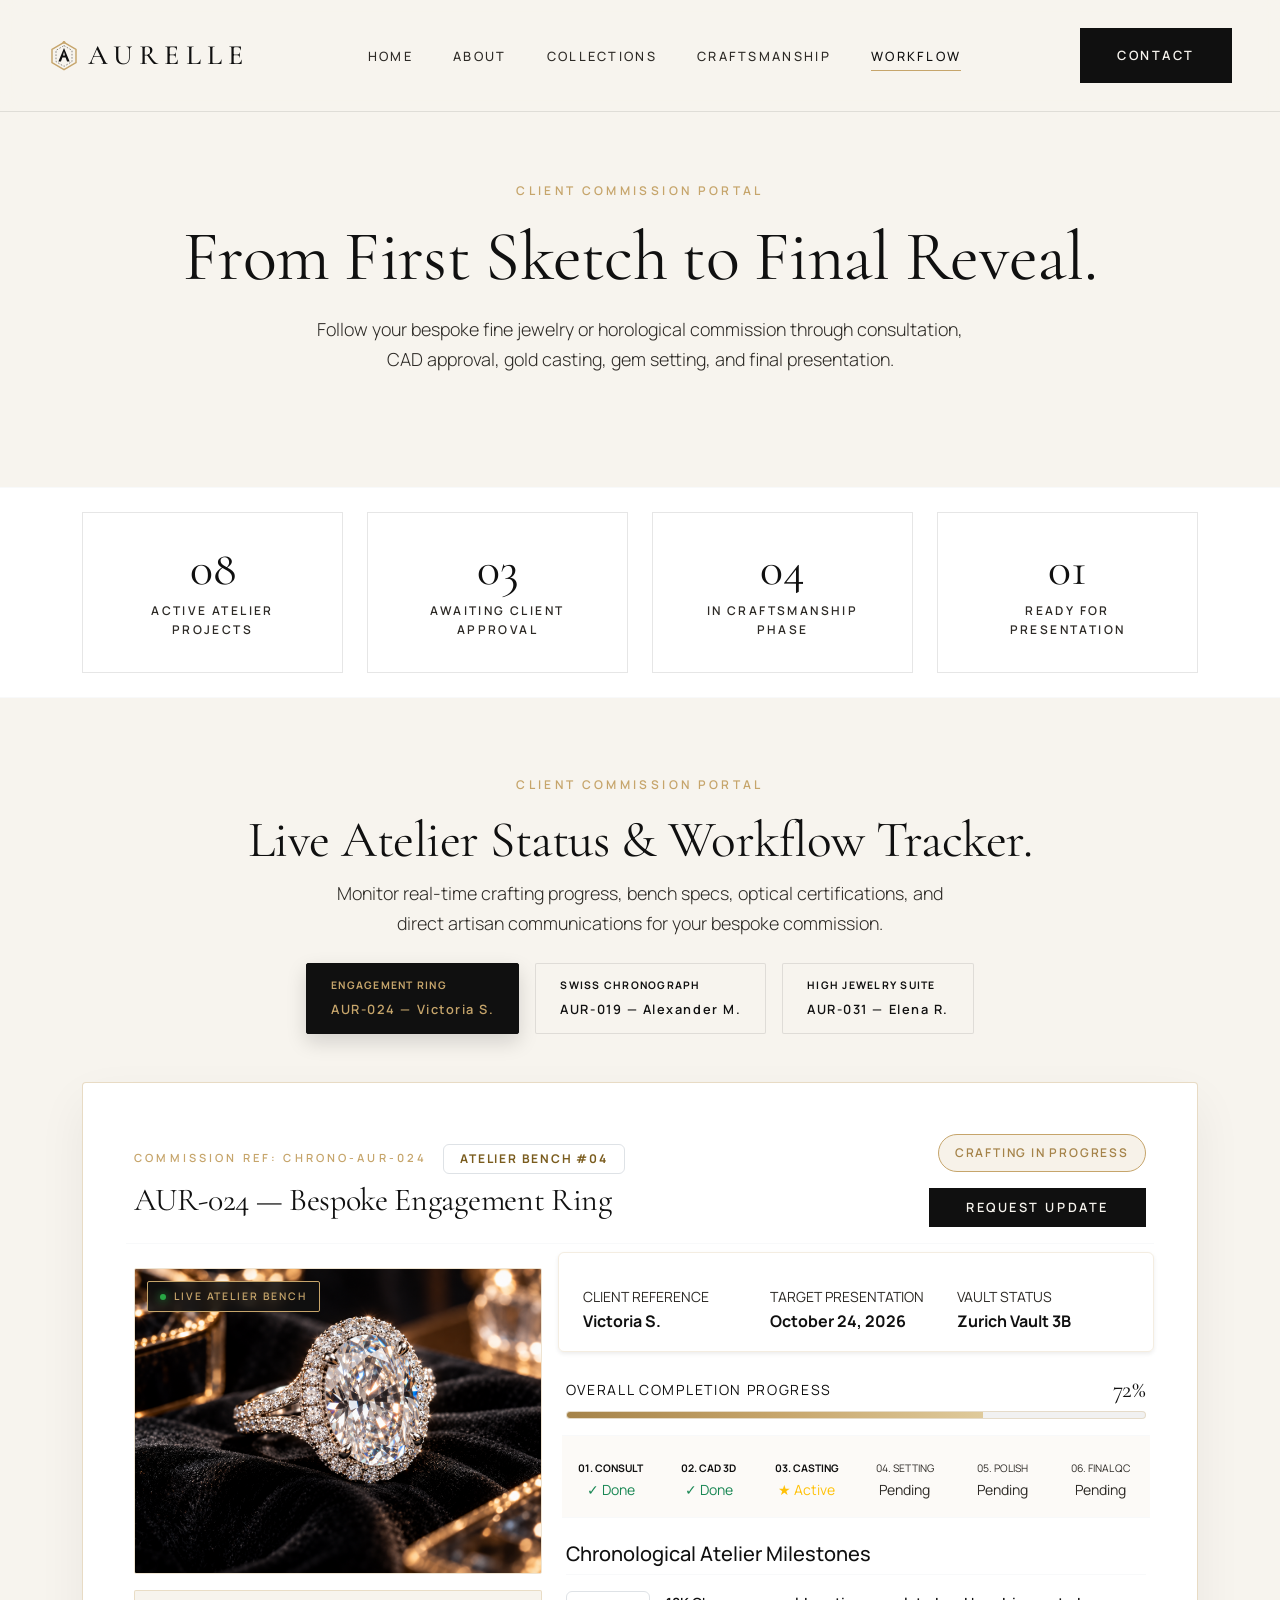
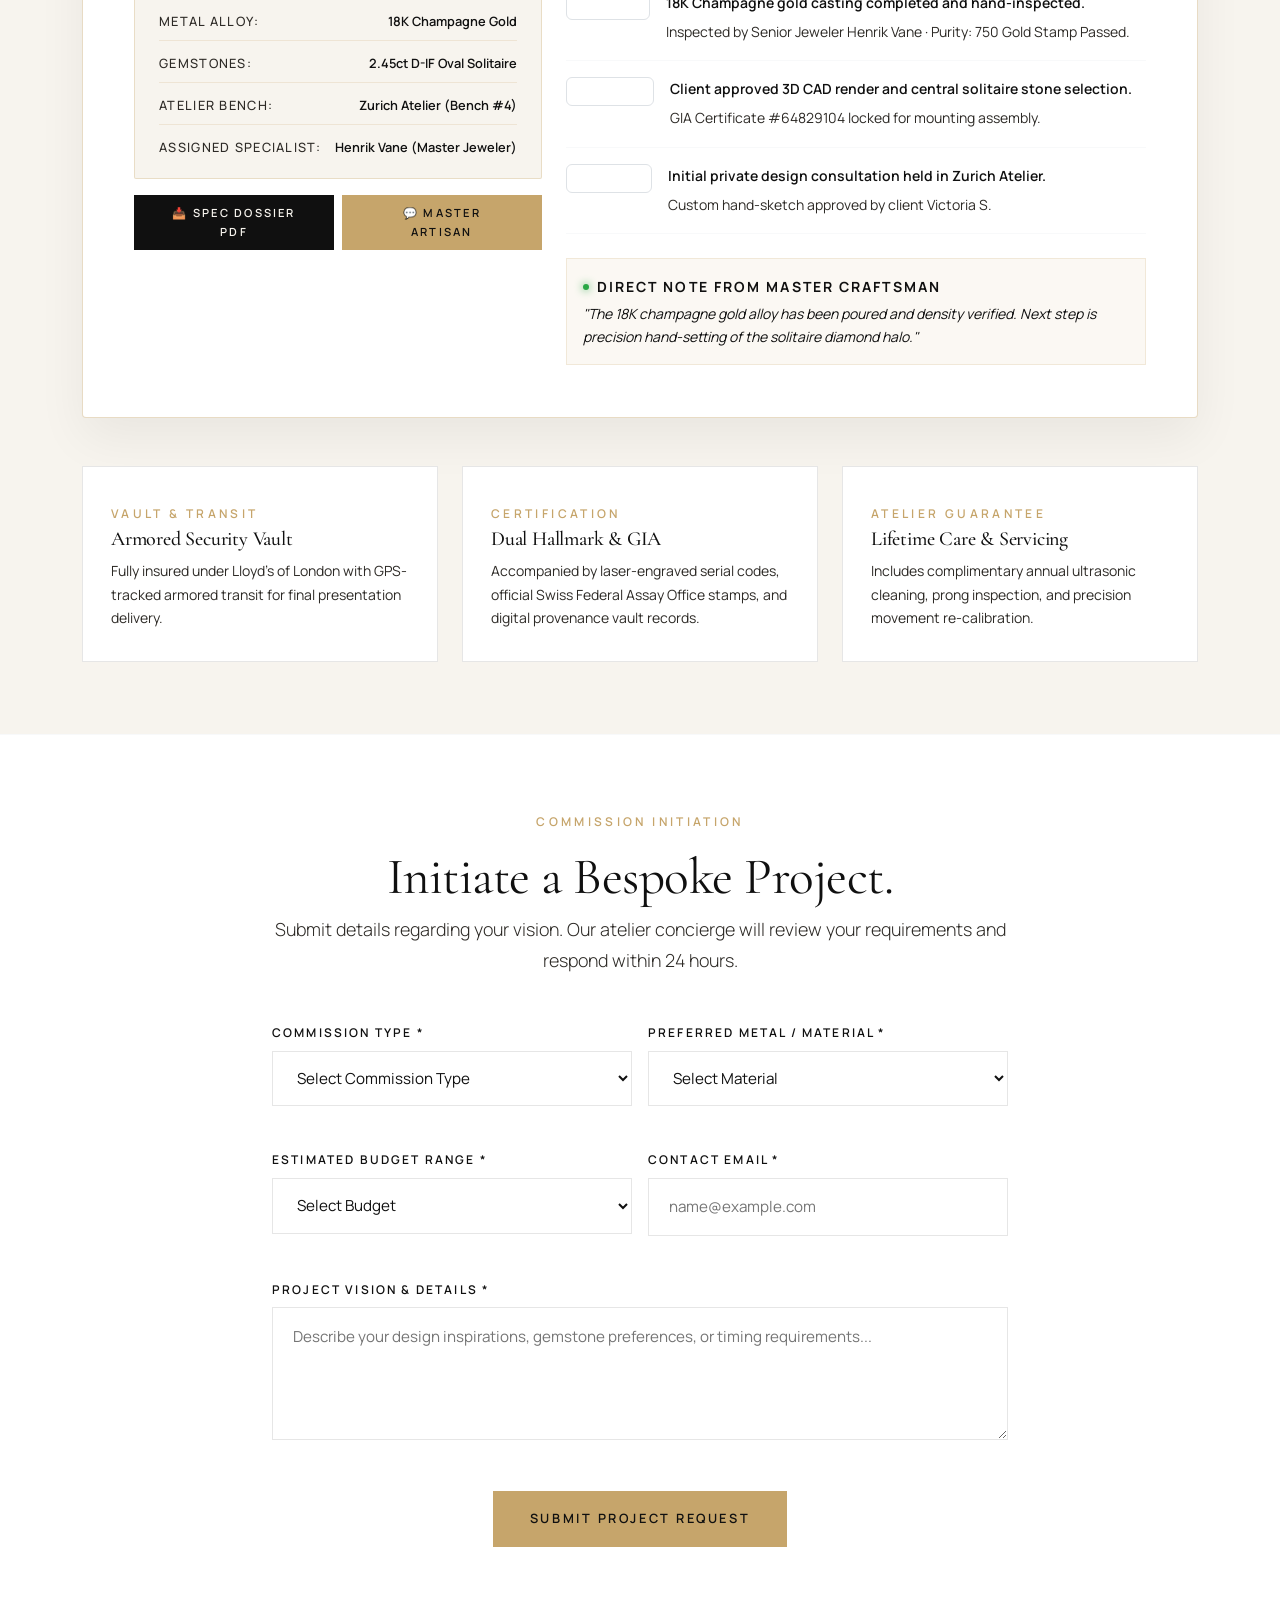
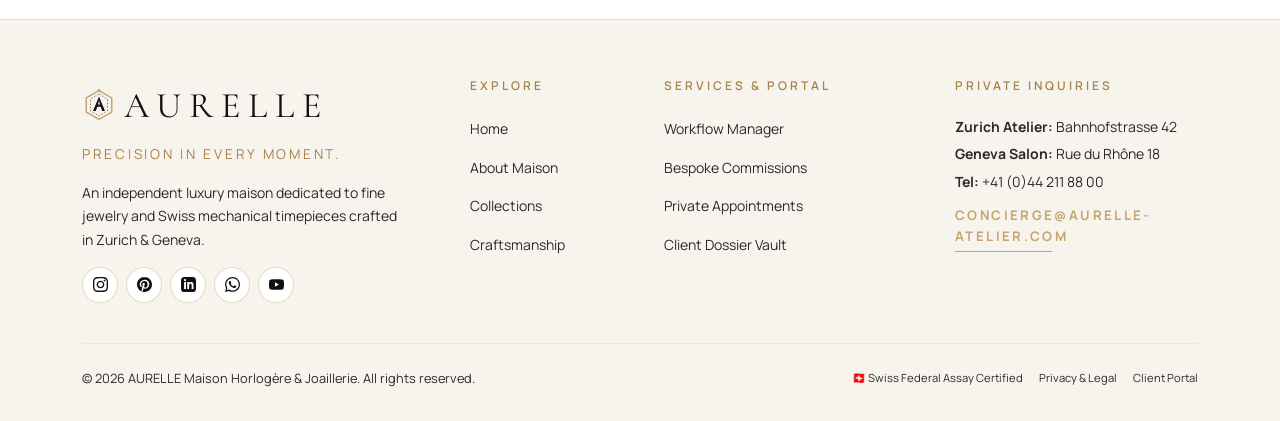
<file: workflow.html>
<!DOCTYPE html>
<html lang="en">
<head>
  <meta charset="UTF-8">
  <meta name="viewport" content="width=device-width, initial-scale=1.0">
  <title>Workflow Manager — AURELLE Bespoke Commission Portal</title>
  <meta name="description" content="Track your custom AURELLE fine jewelry or Swiss watch commission in real time from sketch to final presentation.">
  <link rel="icon" type="image/svg+xml" href="assets/images/favicon.svg">
  
  <link rel="preconnect" href="https://fonts.googleapis.com">
  <link rel="preconnect" href="https://fonts.gstatic.com" crossorigin>
  <link href="https://fonts.googleapis.com/css2?family=Cormorant+Garamond:ital,wght@0,300;0,400;0,500;0,600;1,400&family=Manrope:wght@300;400;500;600;700&display=swap" rel="stylesheet">
  <link href="https://cdn.jsdelivr.net/npm/bootstrap@5.3.2/dist/css/bootstrap.min.css" rel="stylesheet">
  <link rel="stylesheet" href="assets/css/style.css">
</head>
<body>
  <div class="page-progress-bar"></div>

  <!-- GLOBAL NAVBAR (Light page mode) -->
  <nav class="navbar-aurelle navbar-light-page" aria-label="Main Navigation">
    <div class="container-fluid px-lg-5 px-4 d-flex align-items-center justify-content-between">
      <a href="index.html" class="brand-logo d-inline-flex align-items-center gap-2">
        <svg class="brand-logo-icon" width="32" height="32" viewBox="0 0 40 40" fill="none" xmlns="http://www.w3.org/2000/svg">
          <path d="M20 3L35 11.6603V28.3397L20 37L5 28.3397V11.6603L20 3Z" stroke="#C6A56B" stroke-width="1.8" fill="none"/>
          <path d="M20 7L30 13V27L20 33L10 27V13L20 7Z" stroke="currentColor" stroke-width="1" stroke-dasharray="2 2" fill="none" opacity="0.6"/>
          <path d="M20 10L27 27H23.8L22 22H18L16.2 27H13L20 10ZM20 14.8L18.8 19.5H21.2L20 14.8Z" fill="currentColor"/>
          <circle cx="20" cy="3" r="1.8" fill="#C6A56B"/>
        </svg>
        <span>AURELLE</span>
      </a>

      <ul class="nav-links-desktop m-0 p-0">
        <li><a href="index.html" class="nav-link-item">Home</a></li>
        <li><a href="about.html" class="nav-link-item">About</a></li>
        <li><a href="collections.html" class="nav-link-item">Collections</a></li>
        <li><a href="craftsmanship.html" class="nav-link-item">Craftsmanship</a></li>
        <li><a href="workflow.html" class="nav-link-item active">Workflow</a></li>
      </ul>

      <div class="desktop-contact-btn">
        <a href="contact.html" class="btn-aurelle-dark">Contact</a>
      </div>

      <button class="mobile-toggle-btn" aria-label="Toggle Navigation Menu" aria-expanded="false">
        <span></span>
        <span></span>
        <span></span>
      </button>
    </div>
  </nav>

  <!-- FULL SCREEN MOBILE MENU OVERLAY -->
  <div class="mobile-menu-overlay" role="dialog" aria-modal="true" aria-label="Mobile Navigation Menu">
    <div class="mobile-menu-header d-flex align-items-center justify-content-between">
      <div class="d-flex align-items-center gap-2">
        <svg class="brand-logo-icon" width="28" height="28" viewBox="0 0 40 40" fill="none" xmlns="http://www.w3.org/2000/svg">
          <path d="M20 3L35 11.6603V28.3397L20 37L5 28.3397V11.6603L20 3Z" stroke="#C6A56B" stroke-width="1.8" fill="none"/>
          <path d="M20 7L30 13V27L20 33L10 27V13L20 7Z" stroke="currentColor" stroke-width="1" stroke-dasharray="2 2" fill="none" opacity="0.6"/>
          <path d="M20 10L27 27H23.8L22 22H18L16.2 27H13L20 10ZM20 14.8L18.8 19.5H21.2L20 14.8Z" fill="currentColor"/>
          <circle cx="20" cy="3" r="1.8" fill="#C6A56B"/>
        </svg>
        <span class="text-obsidian fw-bold font-serif" style="font-size: 1.15rem; letter-spacing: 0.18em;">AURELLE</span>
      </div>
      <button class="mobile-close-btn" aria-label="Close Menu">✕</button>
    </div>

    <ul class="mobile-menu-nav">
      <li class="mobile-menu-item"><a href="index.html" class="mobile-menu-link"><span class="menu-num">01</span> Home</a></li>
      <li class="mobile-menu-item"><a href="about.html" class="mobile-menu-link"><span class="menu-num">02</span> About</a></li>
      <li class="mobile-menu-item"><a href="collections.html" class="mobile-menu-link"><span class="menu-num">03</span> Collections</a></li>
      <li class="mobile-menu-item"><a href="craftsmanship.html" class="mobile-menu-link"><span class="menu-num">04</span> Craftsmanship</a></li>
      <li class="mobile-menu-item"><a href="workflow.html" class="mobile-menu-link active"><span class="menu-num">05</span> Workflow Manager</a></li>
      <li class="mobile-menu-item mt-3">
        <a href="contact.html" class="btn-aurelle-dark w-100 text-center justify-content-center mobile-menu-link">Contact</a>
      </li>
    </ul>
  </div>

  <main style="padding-top: 5rem;">
    <!-- SECTION 01 — WORKFLOW HERO -->
    <section class="py-5 bg-warm-ivory text-center mobile-center-text">
      <div class="container py-lg-5 reveal-up">
        <span class="section-label">CLIENT COMMISSION PORTAL</span>
        <h1>From First Sketch to Final Reveal.</h1>
        <p class="lead-text mx-auto mt-3" style="max-width: 650px;">
          Follow your bespoke fine jewelry or horological commission through consultation, CAD approval, gold casting, gem setting, and final presentation.
        </p>
      </div>
    </section>

    <!-- SECTION 02 — PROJECT OVERVIEW STATS -->
    <section class="py-4 bg-white border-top border-bottom border-light mobile-center-text">
      <div class="container">
        <div class="row g-4 text-center">
          <div class="col-lg-3 col-6 reveal-up">
            <div class="stat-box">
              <div class="stat-number">08</div>
              <div class="stat-label">Active Atelier Projects</div>
            </div>
          </div>
          <div class="col-lg-3 col-6 reveal-up">
            <div class="stat-box">
              <div class="stat-number">03</div>
              <div class="stat-label">Awaiting Client Approval</div>
            </div>
          </div>
          <div class="col-lg-3 col-6 reveal-up">
            <div class="stat-box">
              <div class="stat-number">04</div>
              <div class="stat-label">In Craftsmanship Phase</div>
            </div>
          </div>
          <div class="col-lg-3 col-6 reveal-up">
            <div class="stat-box">
              <div class="stat-number">01</div>
              <div class="stat-label">Ready For Presentation</div>
            </div>
          </div>
        </div>
      </div>
    </section>

    <!-- SECTION 03 & 04 — LUXURY BESPOKE CLIENT DASHBOARD PORTAL -->
    <section class="py-5 bg-warm-ivory mobile-center-text">
      <div class="container py-lg-4">
        <div class="text-center mb-4 reveal-up">
          <span class="section-label">CLIENT COMMISSION PORTAL</span>
          <h2>Live Atelier Status & Workflow Tracker.</h2>
          <p class="lead-text mx-auto mt-2" style="max-width: 650px;">
            Monitor real-time crafting progress, bench specs, optical certifications, and direct artisan communications for your bespoke commission.
          </p>
        </div>

        <!-- Project Selector Tabs -->
        <div class="d-flex justify-content-center gap-3 mb-5 flex-wrap reveal-up">
          <button class="project-selector-btn active" data-project="AUR-024">
            <span class="d-block text-gold small text-uppercase fw-bold mb-1" style="font-size:0.65rem; letter-spacing:0.12em;">Engagement Ring</span>
            AUR-024 — Victoria S.
          </button>
          <button class="project-selector-btn" data-project="AUR-019">
            <span class="d-block text-gold small text-uppercase fw-bold mb-1" style="font-size:0.65rem; letter-spacing:0.12em;">Swiss Chronograph</span>
            AUR-019 — Alexander M.
          </button>
          <button class="project-selector-btn" data-project="AUR-031">
            <span class="d-block text-gold small text-uppercase fw-bold mb-1" style="font-size:0.65rem; letter-spacing:0.12em;">High Jewelry Suite</span>
            AUR-031 — Elena R.
          </button>
        </div>

        <!-- MAIN PORTAL DASHBOARD CARD (Dark Obsidian Luxury Theme) -->
        <div class="workflow-portal-card reveal-up">
          <!-- Top Header Bar -->
          <div class="row align-items-center pb-3 mb-4 border-bottom border-light g-3">
            <div class="col-lg-7">
              <div class="d-flex align-items-center gap-3 flex-wrap">
                <span class="section-label mb-0" style="font-size: 0.7rem;">COMMISSION REF: <span id="wf-ref-spec">CHRONO-AUR-024</span></span>
                <style>
                  .wf-bench-badge { color: #7a5c1e !important; }
                  .wf-bench-badge::selection, .wf-bench-badge *::selection { background: #1a1a1a; color: #ffffff; }
                </style>
                <span class="badge wf-bench-badge bg-warm-ivory text-gold border border-gold px-3 py-2" style="font-size: 0.75rem; letter-spacing: 0.15em;">ATELIER BENCH #04</span>
              </div>
              <h3 id="wf-proj-title" class="m-0 text-obsidian font-serif mt-2">AUR-024 — Bespoke Engagement Ring</h3>
            </div>
            <div class="col-lg-5 text-lg-end d-flex align-items-center justify-content-lg-end gap-3 flex-wrap">
              <span id="wf-stage" class="status-badge in-progress px-3 py-2" style="font-size: 0.75rem;">Crafting in Progress</span>
              <button class="btn-aurelle-dark btn-sm py-2" onclick="alert('Concierge update request sent. Your master specialist will respond within 2 hours.')">Request Update</button>
            </div>
          </div>

          <!-- 2-Column Split Dashboard Body -->
          <div class="row g-4">
            <!-- Left Column: Product Image & Spec Sheet -->
            <div class="col-lg-5">
              <div class="portal-img-container mb-3">
                <img id="wf-proj-img" src="assets/images/celeste_jewelry.jpg" alt="Bespoke Product Preview" loading="lazy">
                <span class="portal-live-badge"><span class="badge-dot"></span> LIVE ATELIER BENCH</span>
              </div>

              <div class="spec-list mb-3">
                <div class="spec-row">
                  <span class="spec-label">Metal Alloy:</span>
                  <span id="wf-metal-spec" class="spec-value text-obsidian">18K Champagne Gold</span>
                </div>
                <div class="spec-row">
                  <span class="spec-label">Gemstones:</span>
                  <span id="wf-gem-spec" class="spec-value text-obsidian">2.45ct D-IF Oval Solitaire</span>
                </div>
                <div class="spec-row">
                  <span class="spec-label">Atelier Bench:</span>
                  <span id="wf-bench-spec" class="spec-value text-obsidian">Zurich Atelier (Bench #4)</span>
                </div>
                <div class="spec-row">
                  <span class="spec-label">Assigned Specialist:</span>
                  <span id="wf-specialist" class="spec-value text-obsidian">Henrik Vane (Master Jeweler)</span>
                </div>
              </div>

              <!-- Action Dossier Buttons -->
              <div class="d-flex gap-2">
                <button class="btn-aurelle-dark w-100 text-center justify-content-center py-2" style="font-size: 0.7rem;" onclick="alert('Downloading Certificate of Authenticity & Inspection Spec Sheet (PDF)...')">
                  📥 Spec Dossier PDF
                </button>
                <a href="contact.html" class="btn-aurelle-gold w-100 text-center justify-content-center py-2" style="font-size: 0.7rem;">
                  💬 Master Artisan
                </a>
              </div>
            </div>

            <!-- Right Column: Client Meta, Progress Bar & Activity Feed -->
            <div class="col-lg-7 d-flex flex-column justify-content-between">
              <div>
                <!-- Client Meta Box -->
                <div class="row g-3 mb-4 p-3 bg-warm-ivory border border-gold-subtle rounded text-start shadow-sm">
                  <div class="col-sm-4">
                    <div class="small text-muted-custom text-uppercase">Client Reference</div>
                    <div id="wf-client-name" class="fw-bold text-obsidian">Victoria S.</div>
                  </div>
                  <div class="col-sm-4">
                    <div class="small text-muted-custom text-uppercase">Target Presentation</div>
                    <div id="wf-target-date" class="fw-bold text-obsidian">October 24, 2026</div>
                  </div>
                  <div class="col-sm-4">
                    <div class="small text-muted-custom text-uppercase">Vault Status</div>
                    <div class="fw-bold text-gold">Zurich Vault 3B</div>
                  </div>
                </div>

                <!-- Overall Progress Status -->
                <div class="mb-4">
                  <div class="d-flex justify-content-between align-items-center mb-2">
                    <span class="small font-weight-bold text-uppercase text-obsidian" style="letter-spacing:0.12em;">Overall Completion Progress</span>
                    <span id="wf-progress-pct" class="h4 text-gold mb-0 font-serif">72%</span>
                  </div>
                  <div class="progress" style="height: 8px; background-color: rgba(16,16,16,0.06); border: 1px solid rgba(198,165,107,0.3);">
                    <div id="wf-progress-line" class="progress-bar" role="progressbar" style="width: 72%; background: linear-gradient(90deg, #A58349, #C6A56B, #DFCA9B); transition: width 0.6s ease;"></div>
                  </div>
                </div>

                <!-- Stage Timeline Indicator -->
                <div class="row text-center g-2 mb-4 py-3 border-top border-bottom border-light" style="background: rgba(249,246,240,0.5);">
                  <div class="col-4 col-md-2">
                    <div class="small text-uppercase text-gold fw-bold" style="font-size:0.65rem;">01. Consult</div>
                    <div class="text-success small">✓ Done</div>
                  </div>
                  <div class="col-4 col-md-2">
                    <div class="small text-uppercase text-gold fw-bold" style="font-size:0.65rem;">02. CAD 3D</div>
                    <div class="text-success small">✓ Done</div>
                  </div>
                  <div class="col-4 col-md-2">
                    <div class="small text-uppercase text-gold fw-bold" style="font-size:0.65rem;">03. Casting</div>
                    <div class="text-warning small">★ Active</div>
                  </div>
                  <div class="col-4 col-md-2">
                    <div class="small text-uppercase text-muted-custom" style="font-size:0.65rem;">04. Setting</div>
                    <div class="text-muted-custom small">Pending</div>
                  </div>
                  <div class="col-4 col-md-2">
                    <div class="small text-uppercase text-muted-custom" style="font-size:0.65rem;">05. Polish</div>
                    <div class="text-muted-custom small">Pending</div>
                  </div>
                  <div class="col-4 col-md-2">
                    <div class="small text-uppercase text-muted-custom" style="font-size:0.65rem;">06. Final QC</div>
                    <div class="text-muted-custom small">Pending</div>
                  </div>
                </div>

                <!-- Activity Feed -->
                <div class="portal-activity-section mb-4">
                  <h5 class="text-obsidian mb-3 border-bottom border-light pb-2">Chronological Atelier Milestones</h5>
                  <div id="wf-activity-feed">
                    <div class="d-flex gap-3 align-items-start mb-3 pb-3 border-bottom border-light">
                      <span class="badge bg-warm-ivory border border-gold text-obsidian fw-bold p-2" style="font-size:0.7rem;">Oct 01, 2026</span>
                      <div>
                        <p class="mb-1 text-obsidian fw-semibold" style="font-size:0.875rem;">18K Champagne gold casting completed and hand-inspected.</p>
                        <span class="text-muted-custom small">Inspected by Senior Jeweler Henrik Vane · Purity: 750 Gold Stamp Passed.</span>
                      </div>
                    </div>
                    <div class="d-flex gap-3 align-items-start mb-3 pb-3 border-bottom border-light">
                      <span class="badge bg-warm-ivory border border-gold text-obsidian fw-bold p-2" style="font-size:0.7rem;">Sep 24, 2026</span>
                      <div>
                        <p class="mb-1 text-obsidian fw-semibold" style="font-size:0.875rem;">Client approved 3D CAD render and central solitaire stone selection.</p>
                        <span class="text-muted-custom small">GIA Certificate #64829104 locked for mounting assembly.</span>
                      </div>
                    </div>
                    <div class="d-flex gap-3 align-items-start mb-3 pb-3 border-bottom border-light">
                      <span class="badge bg-warm-ivory border border-gold text-obsidian fw-bold p-2" style="font-size:0.7rem;">Sep 18, 2026</span>
                      <div>
                        <p class="mb-1 text-obsidian fw-semibold" style="font-size:0.875rem;">Initial private design consultation held in Zurich Atelier.</p>
                        <span class="text-muted-custom small">Custom hand-sketch approved by client Victoria S.</span>
                      </div>
                    </div>
                  </div>
                </div>
              </div>

              <!-- Direct Artisan Message Note -->
              <div class="p-3 border border-gold-subtle rounded-0" style="background: rgba(198, 165, 107, 0.08);">
                <div class="d-flex align-items-center gap-2 mb-1">
                  <span class="badge-dot"></span>
                  <span class="text-uppercase small text-gold fw-bold" style="letter-spacing: 0.15em;">Direct Note from Master Craftsman</span>
                </div>
                <p id="wf-artisan-note" class="small text-obsidian fst-italic m-0">
                  "The 18K champagne gold alloy has been poured and density verified. Next step is precision hand-setting of the solitaire diamond halo."
                </p>
              </div>
            </div>
          </div>
        </div>

        <!-- 3 ATELIER GUARANTEE / METRIC CARDS (Below Portal) -->
        <div class="row g-4 mt-4 reveal-up">
          <div class="col-lg-4">
            <div class="stat-box h-100 text-start">
              <span class="section-label mb-1">VAULT & TRANSIT</span>
              <h4 class="h5 mb-2">Armored Security Vault</h4>
              <p class="small text-muted-custom mb-0">
                Fully insured under Lloyd's of London with GPS-tracked armored transit for final presentation delivery.
              </p>
            </div>
          </div>
          <div class="col-lg-4">
            <div class="stat-box h-100 text-start">
              <span class="section-label mb-1">CERTIFICATION</span>
              <h4 class="h5 mb-2">Dual Hallmark & GIA</h4>
              <p class="small text-muted-custom mb-0">
                Accompanied by laser-engraved serial codes, official Swiss Federal Assay Office stamps, and digital provenance vault records.
              </p>
            </div>
          </div>
          <div class="col-lg-4">
            <div class="stat-box h-100 text-start">
              <span class="section-label mb-1">ATELIER GUARANTEE</span>
              <h4 class="h5 mb-2">Lifetime Care & Servicing</h4>
              <p class="small text-muted-custom mb-0">
                Includes complimentary annual ultrasonic cleaning, prong inspection, and precision movement re-calibration.
              </p>
            </div>
          </div>
        </div>

      </div>
    </section>

    <!-- SECTION 06 — REQUEST A BESPOKE PROJECT FORM -->
    <section class="py-5 bg-white border-top border-light mobile-center-text">
      <div class="container py-lg-4">
        <div class="row justify-content-center">
          <div class="col-lg-8 reveal-up">
            <div class="text-center mb-5">
              <span class="section-label">COMMISSION INITIATION</span>
              <h2>Initiate a Bespoke Project.</h2>
              <p class="lead-text">
                Submit details regarding your vision. Our atelier concierge will review your requirements and respond within 24 hours.
              </p>
            </div>

            <div class="form-container">
              <form class="form-aurelle-validate">
                <div class="row g-3">
                  <div class="col-md-6 form-group-aurelle">
                    <label class="form-label-aurelle">Commission Type *</label>
                    <select class="form-control-aurelle" required>
                      <option value="">Select Commission Type</option>
                      <option value="watch">Bespoke Mechanical Timepiece</option>
                      <option value="ring">Custom Engagement / Fine Ring</option>
                      <option value="suite">High Jewelry Suite</option>
                      <option value="engraving">Horological Engraving</option>
                    </select>
                  </div>

                  <div class="col-md-6 form-group-aurelle">
                    <label class="form-label-aurelle">Preferred Metal / Material *</label>
                    <select class="form-control-aurelle" required>
                      <option value="">Select Material</option>
                      <option value="champagne-gold">18K Champagne Gold</option>
                      <option value="rose-gold">18K Rose Gold</option>
                      <option value="titanium">Titanium & Black DLC</option>
                      <option value="platinum">950 Platinum</option>
                    </select>
                  </div>

                  <div class="col-md-6 form-group-aurelle">
                    <label class="form-label-aurelle">Estimated Budget Range *</label>
                    <select class="form-control-aurelle" required>
                      <option value="">Select Budget</option>
                      <option value="b1">$15,000 – $25,000 USD</option>
                      <option value="b2">$25,000 – $50,000 USD</option>
                      <option value="b3">$50,000 – $100,000+ USD</option>
                    </select>
                  </div>

                  <div class="col-md-6 form-group-aurelle">
                    <label class="form-label-aurelle">Contact Email *</label>
                    <input type="email" class="form-control-aurelle" placeholder="name@example.com" required>
                  </div>

                  <div class="col-12 form-group-aurelle">
                    <label class="form-label-aurelle">Project Vision & Details *</label>
                    <textarea class="form-control-aurelle" rows="4" placeholder="Describe your design inspirations, gemstone preferences, or timing requirements..." required></textarea>
                  </div>

                  <div class="col-12 text-center mt-3">
                    <button type="submit" class="btn-aurelle-gold">Submit Project Request</button>
                  </div>
                </div>
              </form>
            </div>
          </div>
        </div>
      </div>
    </section>
  </main>

  <!-- GLOBAL FOOTER -->
  <footer class="footer-aurelle">
    <div class="container">
      <div class="row g-4 g-lg-5">
        <div class="col-lg-4 col-md-6">
          <div class="footer-brand-title d-inline-flex align-items-center gap-2">
            <svg class="brand-logo-icon" width="34" height="34" viewBox="0 0 40 40" fill="none" xmlns="http://www.w3.org/2000/svg">
              <path d="M20 3L35 11.6603V28.3397L20 37L5 28.3397V11.6603L20 3Z" stroke="#C6A56B" stroke-width="1.8" fill="none"/>
              <path d="M20 7L30 13V27L20 33L10 27V13L20 7Z" stroke="currentColor" stroke-width="1" stroke-dasharray="2 2" fill="none" opacity="0.6"/>
              <path d="M20 10L27 27H23.8L22 22H18L16.2 27H13L20 10ZM20 14.8L18.8 19.5H21.2L20 14.8Z" fill="currentColor"/>
              <circle cx="20" cy="3" r="1.8" fill="#C6A56B"/>
            </svg>
            <span>AURELLE</span>
          </div>
          <div class="footer-tagline">Precision in Every Moment.</div>
          <p class="text-muted-custom small mb-3" style="max-width: 320px;">
            An independent luxury maison dedicated to fine jewelry and Swiss mechanical timepieces crafted in Zurich & Geneva.
          </p>
          <div class="footer-social-bar d-flex align-items-center gap-2 mt-3">
            <a href="https://instagram.com" target="_blank" class="footer-social-icon" title="Instagram" aria-label="Instagram">
              <svg width="15" height="15" fill="currentColor" viewBox="0 0 24 24"><path d="M12 2.163c3.204 0 3.584.012 4.85.07 3.252.148 4.771 1.691 4.919 4.919.058 1.265.069 1.645.069 4.849 0 3.205-.012 3.584-.069 4.849-.149 3.225-1.664 4.771-4.919 4.919-1.266.058-1.644.07-4.85.07-3.204 0-3.584-.012-4.849-.07-3.26-.149-4.771-1.699-4.919-4.92-.058-1.265-.07-1.644-.07-4.849 0-3.204.013-3.583.07-4.849.149-3.227 1.664-4.771 4.919-4.919 1.266-.057 1.645-.069 4.849-.069zm0-2.163c-3.259 0-3.667.014-4.947.072-4.358.2-6.78 2.618-6.98 6.98-.059 1.281-.073 1.689-.073 4.948 0 3.259.014 3.668.072 4.948.2 4.358 2.618 6.78 6.98 6.98 1.281.058 1.689.072 4.948.072 3.259 0 3.668-.014 4.948-.072 4.354-.2 6.782-2.618 6.979-6.98.059-1.28.073-1.689.073-4.948 0-3.259-.014-3.667-.072-4.947-.196-4.354-2.617-6.78-6.979-6.98-1.281-.059-1.69-.073-4.949-.073zm0 5.838c-3.403 0-6.162 2.759-6.162 6.162s2.759 6.163 6.162 6.163 6.162-2.759 6.162-6.163c0-3.403-2.759-6.162-6.162-6.162zm0 10.162c-2.209 0-4-1.79-4-4 0-2.209 1.791-4 4-4s4 1.791 4 4c0 2.21-1.791 4-4 4zm6.406-11.845c-.796 0-1.441.645-1.441 1.44s.645 1.44 1.441 1.44c.795 0 1.439-.645 1.439-1.44s-.644-1.44-1.439-1.44z"/></svg>
            </a>
            <a href="https://pinterest.com" target="_blank" class="footer-social-icon" title="Pinterest" aria-label="Pinterest">
              <svg width="15" height="15" fill="currentColor" viewBox="0 0 24 24"><path d="M12 0c-6.627 0-12 5.372-12 12 0 5.084 3.163 9.426 7.627 11.174-.105-.949-.2-2.405.042-3.441.218-.937 1.407-5.965 1.407-5.965s-.359-.719-.359-1.782c0-1.668.967-2.914 2.171-2.914 1.023 0 1.518.769 1.518 1.69 0 1.029-.655 2.568-.994 3.995-.283 1.194.599 2.169 1.777 2.169 2.133 0 3.772-2.249 3.772-5.495 0-2.873-2.064-4.882-5.012-4.882-3.414 0-5.418 2.561-5.418 5.207 0 1.031.397 2.138.893 2.738.098.119.112.224.083.345-.09.375-.293 1.199-.334 1.363-.053.225-.172.271-.401.165-1.495-.69-2.433-2.878-2.433-4.646 0-3.776 2.748-7.252 7.92-7.252 4.158 0 7.392 2.967 7.392 6.923 0 4.135-2.607 7.462-6.233 7.462-1.214 0-2.354-.629-2.758-1.379l-.749 2.848c-.269 1.045-1.004 2.352-1.498 3.146 1.123.345 2.306.535 3.55.535 6.627 0 12-5.373 12-12 0-6.628-5.373-12-12-12z"/></svg>
            </a>
            <a href="https://linkedin.com" target="_blank" class="footer-social-icon" title="LinkedIn" aria-label="LinkedIn">
              <svg width="15" height="15" fill="currentColor" viewBox="0 0 24 24"><path d="M19 0h-14c-2.761 0-5 2.239-5 5v14c0 2.761 2.239 5 5 5h14c2.762 0 5-2.239 5-5v-14c0-2.761-2.238-5-5-5zm-11 19h-3v-11h3v11zm-1.5-12.268c-.966 0-1.75-.79-1.75-1.764s.784-1.764 1.75-1.764 1.75.79 1.75 1.764-.783 1.764-1.75 1.764zm13.5 12.268h-3v-5.604c0-3.368-4-3.113-4 0v5.604h-3v-11h3v1.765c1.396-2.586 7-2.777 7 2.476v6.759z"/></svg>
            </a>
            <a href="https://wa.me/" target="_blank" class="footer-social-icon" title="WhatsApp Concierge" aria-label="WhatsApp">
              <svg width="15" height="15" fill="currentColor" viewBox="0 0 24 24"><path d="M.057 24l1.687-6.163c-1.041-1.804-1.588-3.849-1.587-5.946.003-6.556 5.338-11.891 11.893-11.891 3.181.001 6.167 1.24 8.413 3.488 2.245 2.248 3.481 5.236 3.48 8.414-.003 6.557-5.338 11.892-11.893 11.892-1.99-.001-3.951-.5-5.688-1.448l-6.305 1.654zm6.597-3.807c1.676.995 3.276 1.591 5.392 1.592 5.448 0 9.886-4.434 9.889-9.885.002-5.462-4.415-9.89-9.881-9.892-5.452 0-9.887 4.434-9.889 9.884-.001 2.225.651 3.891 1.746 5.634l-.999 3.648 3.742-.981zm11.387-5.464c-.074-.124-.272-.198-.57-.347-.297-.149-1.758-.868-2.031-.967-.272-.099-.47-.149-.669.149-.198.297-.768.967-.941 1.165-.173.198-.347.223-.644.074-.297-.149-1.255-.462-2.39-1.475-.883-.788-1.48-1.761-1.653-2.059-.173-.297-.018-.458.13-.606.134-.133.297-.347.446-.521.151-.172.2-.296.3-.495.099-.198.05-.372-.025-.521-.075-.148-.669-1.611-.916-2.206-.242-.579-.487-.501-.669-.51l-.57-.01c-.198 0-.52.074-.792.372s-1.04 1.016-1.04 2.479 1.065 2.876 1.213 3.074c.149.198 2.095 3.2 5.076 4.487.709.306 1.263.489 1.694.626.712.226 1.36.194 1.872.118.571-.085 1.758-.719 2.006-1.413.248-.695.248-1.29.173-1.414z"/></svg>
            </a>
            <a href="https://youtube.com" target="_blank" class="footer-social-icon" title="Atelier Films" aria-label="YouTube">
              <svg width="15" height="15" fill="currentColor" viewBox="0 0 24 24"><path d="M23.498 6.186a3.016 3.016 0 0 0-2.122-2.136C19.505 3.545 12 3.545 12 3.545s-7.505 0-9.377.505A3.017 3.017 0 0 0 .502 6.186C0 8.07 0 12 0 12s0 3.93.502 5.814a3.016 3.016 0 0 0 2.122 2.136c1.871.505 9.376.505 9.376.505s7.505 0 9.377-.505a3.015 3.015 0 0 0 2.122-2.136C24 15.93 24 12 24 12s0-3.93-.502-5.814zM9.545 15.568V8.432L15.818 12l-6.273 3.568z"/></svg>
            </a>
          </div>
        </div>

        <div class="col-lg-2 col-md-6">
          <div class="footer-heading">Explore</div>
          <ul class="footer-links p-0">
            <li><a href="index.html">Home</a></li>
            <li><a href="about.html">About Maison</a></li>
            <li><a href="collections.html">Collections</a></li>
            <li><a href="craftsmanship.html">Craftsmanship</a></li>
          </ul>
        </div>

        <div class="col-lg-3 col-md-6">
          <div class="footer-heading">Services & Portal</div>
          <ul class="footer-links p-0">
            <li><a href="workflow.html">Workflow Manager</a></li>
            <li><a href="contact.html">Bespoke Commissions</a></li>
            <li><a href="contact.html">Private Appointments</a></li>
            <li><a href="workflow.html">Client Dossier Vault</a></li>
          </ul>
        </div>

        <div class="col-lg-3 col-md-6">
          <div class="footer-heading">Private Inquiries</div>
          <p class="text-muted-custom small mb-1"><strong>Zurich Atelier:</strong> Bahnhofstrasse 42</p>
          <p class="text-muted-custom small mb-1"><strong>Geneva Salon:</strong> Rue du Rhône 18</p>
          <p class="text-muted-custom small mb-2"><strong>Tel:</strong> <a href="tel:+41442118800" class="text-obsidian text-decoration-none">+41 (0)44 211 88 00</a></p>
          <a href="mailto:concierge@aurelle-atelier.com" class="link-gold small fw-bold d-inline-block mt-1">concierge@aurelle-atelier.com</a>
        </div>
      </div>

      <div class="footer-bottom">
        <div>© 2026 AURELLE Maison Horlogère & Joaillerie. All rights reserved.</div>
        <div class="d-flex gap-3 align-items-center flex-wrap">
          <span class="text-muted-custom small">🇨🇭 Swiss Federal Assay Certified</span>
          <a href="contact.html" class="text-muted-custom small text-decoration-none">Privacy & Legal</a>
          <a href="workflow.html" class="text-muted-custom small text-decoration-none">Client Portal</a>
        </div>
      </div>
    </div>
  </footer>

  <script src="https://cdn.jsdelivr.net/npm/bootstrap@5.3.2/dist/js/bootstrap.bundle.min.js"></script>
  <script src="assets/js/main.js"></script>

  <!-- Floating Back to Top Button -->
  <button id="backToTopBtn" class="back-to-top-btn" aria-label="Back to Top">
    <svg viewBox="0 0 24 24" fill="none" xmlns="http://www.w3.org/2000/svg">
      <path d="M12 19V5M12 5L5 12M12 5L19 12" stroke-width="2" stroke-linecap="round" stroke-linejoin="round"/>
    </svg>
  </button>
</body>
</html>
</file>
<file: assets/css/style.css>
/* ==========================================================================
   AURELLE — LUXURY FINE JEWELRY & SWISS-INSPIRED WATCHMAKING
   Master Design System & Styling Architecture
   ========================================================================== */

/* --------------------------------------------------------------------------
   1. CSS RESET & BASE RULES
   -------------------------------------------------------------------------- */
*, *::before, *::after {
  box-sizing: border-box;
  margin: 0;
  padding: 0;
}

html {
  scroll-behavior: smooth;
  font-size: 16px;
  overflow-x: clip;
}

body {
  font-family: 'Manrope', -apple-system, BlinkMacSystemFont, 'Segoe UI', Roboto, sans-serif;
  background-color: var(--color-warm-ivory);
  color: var(--color-obsidian);
  line-height: 1.65;
  -webkit-font-smoothing: antialiased;
  -moz-osx-font-smoothing: grayscale;
  overflow-x: clip;
  width: 100%;
}

img, video, iframe {
  max-width: 100%;
  height: auto;
  display: block;
}

a {
  color: inherit;
  text-decoration: none;
  transition: var(--transition-fast);
}

button, input, select, textarea {
  font-family: inherit;
  font-size: inherit;
  background: none;
  border: none;
  outline: none;
}

/* Custom Luxury Text Selection (Crystal Clear Visibility) */
::selection {
  background-color: #C6A56B !important;
  color: #101010 !important;
  -webkit-text-fill-color: #101010 !important;
  text-shadow: none !important;
}

::-moz-selection {
  background-color: #C6A56B !important;
  color: #101010 !important;
  text-shadow: none !important;
}

/* --------------------------------------------------------------------------
   2. DESIGN TOKENS & CSS VARIABLES
   -------------------------------------------------------------------------- */
:root {
  /* Brand Color Palette */
  --color-obsidian: #101010;
  --color-champagne-gold: #C6A56B;
  --color-gold-light: #DFCA9B;
  --color-gold-dark: #A58349;
  --color-warm-ivory: #F7F4EE;
  --color-soft-stone: #E7E0D5;
  --color-muted-graphite: #2D2A26;
  --color-pure-white: #FFFFFF;
  --color-card-dark: #181818;
  --color-border-dark: rgba(198, 165, 107, 0.25);
  --color-border-light: rgba(16, 16, 16, 0.1);

  /* Typography */
  --font-heading: 'Cormorant Garamond', Georgia, serif;
  --font-body: 'Manrope', sans-serif;

  /* Transitions */
  --transition-fast: 0.25s cubic-bezier(0.25, 1, 0.5, 1);
  --transition-medium: 0.45s cubic-bezier(0.16, 1, 0.3, 1);
  --transition-slow: 0.8s cubic-bezier(0.16, 1, 0.3, 1);
  --transition-cubic: cubic-bezier(0.65, 0, 0.35, 1);

  /* Spacing */
  --section-padding-y: clamp(4rem, 8vw, 8.5rem);
  --container-max-width: 1320px;
}

/* --------------------------------------------------------------------------
   3. TYPOGRAPHY SYSTEM
   -------------------------------------------------------------------------- */
h1, h2, h3, h4, .font-serif {
  font-family: var(--font-heading);
  font-weight: 400;
  line-height: 1.15;
  letter-spacing: -0.01em;
}

h1 {
  font-size: clamp(2.5rem, 5.5vw, 5.25rem);
}

h2 {
  font-size: clamp(2rem, 4vw, 3.75rem);
}

h3 {
  font-size: clamp(1.5rem, 2.5vw, 2.35rem);
}

h4 {
  font-size: clamp(1.2rem, 1.8vw, 1.65rem);
}

.section-label {
  font-family: var(--font-body);
  font-size: 0.75rem;
  font-weight: 600;
  text-transform: uppercase;
  letter-spacing: 0.28em;
  color: var(--color-champagne-gold);
  display: inline-block;
  margin-bottom: 1rem;
}

.text-muted-custom {
  color: var(--color-muted-graphite);
}

.lead-text {
  font-size: clamp(1.05rem, 1.4vw, 1.3rem);
  font-weight: 300;
  color: var(--color-muted-graphite);
  line-height: 1.7;
}

/* --------------------------------------------------------------------------
   4. GLOBAL BUTTONS & REUSABLE COMPONENTS
   -------------------------------------------------------------------------- */
.btn-aurelle-gold {
  display: inline-flex;
  align-items: center;
  gap: 0.75rem;
  padding: 1rem 2.25rem;
  background-color: var(--color-champagne-gold);
  color: var(--color-obsidian);
  font-size: 0.8rem;
  font-weight: 600;
  letter-spacing: 0.2em;
  text-transform: uppercase;
  border: 1px solid var(--color-champagne-gold);
  position: relative;
  overflow: hidden;
  z-index: 1;
  transition: var(--transition-medium);
  cursor: pointer;
}

.btn-aurelle-gold::before {
  content: '';
  position: absolute;
  top: 0;
  left: -100%;
  width: 100%;
  height: 100%;
  background: var(--color-obsidian);
  z-index: -1;
  transition: transform var(--transition-medium);
}

.btn-aurelle-gold:hover {
  color: var(--color-champagne-gold);
}

.btn-aurelle-gold:hover::before {
  transform: translateX(100%);
}

.btn-aurelle-outline {
  display: inline-flex;
  align-items: center;
  gap: 0.75rem;
  padding: 0.95rem 2.25rem;
  background-color: transparent;
  color: var(--color-pure-white);
  font-size: 0.8rem;
  font-weight: 600;
  letter-spacing: 0.2em;
  text-transform: uppercase;
  border: 1px solid var(--color-champagne-gold);
  position: relative;
  transition: var(--transition-medium);
  cursor: pointer;
}

.btn-aurelle-outline:hover {
  background-color: var(--color-champagne-gold);
  color: var(--color-obsidian);
}

.btn-aurelle-dark {
  display: inline-flex;
  align-items: center;
  gap: 0.75rem;
  padding: 1rem 2.25rem;
  background-color: var(--color-obsidian);
  color: var(--color-warm-ivory);
  font-size: 0.8rem;
  font-weight: 600;
  letter-spacing: 0.2em;
  text-transform: uppercase;
  border: 1px solid var(--color-obsidian);
  transition: var(--transition-medium);
  cursor: pointer;
}

.btn-aurelle-dark:hover {
  background-color: var(--color-champagne-gold);
  border-color: var(--color-champagne-gold);
  color: var(--color-obsidian);
}

.link-gold {
  display: inline-flex;
  align-items: center;
  gap: 0.5rem;
  font-size: 0.825rem;
  font-weight: 600;
  letter-spacing: 0.18em;
  text-transform: uppercase;
  color: var(--color-champagne-gold);
  position: relative;
  padding-bottom: 4px;
}

.link-gold::after {
  content: '';
  position: absolute;
  bottom: 0;
  left: 0;
  width: 100%;
  height: 1px;
  background-color: var(--color-champagne-gold);
  transform: scaleX(0.4);
  transform-origin: left;
  transition: transform var(--transition-fast);
}

.link-gold:hover::after {
  transform: scaleX(1);
}

.divider-gold-thin {
  width: 100%;
  height: 1px;
  background: linear-gradient(90deg, transparent, var(--color-champagne-gold), transparent);
  margin: var(--section-padding-y) 0;
  opacity: 0.4;
}

/* --------------------------------------------------------------------------
   5. GLOBAL NAVBAR (DESKTOP & SCROLL)
   -------------------------------------------------------------------------- */
.navbar-aurelle {
  position: fixed;
  top: 0;
  left: 0;
  width: 100%;
  z-index: 1000;
  padding: 1.75rem 0;
  transition: background-color var(--transition-medium), padding var(--transition-medium), border-color var(--transition-medium);
}

.navbar-aurelle.scrolled {
  background-color: rgba(16, 16, 16, 0.94);
  backdrop-filter: blur(12px);
  -webkit-backdrop-filter: blur(12px);
  padding: 1rem 0;
  border-bottom: 1px solid var(--color-border-dark);
}

.navbar-aurelle.navbar-light-page {
  background-color: rgba(247, 244, 238, 0.95);
  backdrop-filter: blur(12px);
  border-bottom: 1px solid var(--color-border-light);
}

.navbar-aurelle.navbar-light-page.scrolled {
  background-color: rgba(247, 244, 238, 0.98);
  border-bottom: 1px solid var(--color-border-dark);
}

.brand-logo {
  font-family: var(--font-heading);
  font-size: 1.75rem;
  font-weight: 500;
  letter-spacing: 0.22em;
  color: var(--color-pure-white);
  text-transform: uppercase;
  transition: color var(--transition-fast);
}

.navbar-light-page .brand-logo {
  color: var(--color-obsidian);
}

.nav-links-desktop {
  display: flex;
  align-items: center;
  gap: 2.5rem;
  list-style: none;
}

.nav-link-item {
  font-size: 0.8rem;
  font-weight: 500;
  letter-spacing: 0.18em;
  text-transform: uppercase;
  color: rgba(255, 255, 255, 0.75);
  position: relative;
  padding: 0.25rem 0;
}

.navbar-light-page .nav-link-item {
  color: var(--color-muted-graphite);
}

.nav-link-item::after {
  content: '';
  position: absolute;
  bottom: -2px;
  left: 0;
  width: 100%;
  height: 1px;
  background-color: var(--color-champagne-gold);
  transform: scaleX(0);
  transform-origin: right;
  transition: transform var(--transition-medium);
}

.nav-link-item:hover, .nav-link-item.active {
  color: var(--color-champagne-gold);
}

.navbar-light-page .nav-link-item:hover,
.navbar-light-page .nav-link-item.active {
  color: var(--color-obsidian);
}

.nav-link-item:hover::after, .nav-link-item.active::after {
  transform: scaleX(1);
  transform-origin: left;
}

/* Progress indicator bar at top of page */
.page-progress-bar {
  position: fixed;
  top: 0;
  left: 0;
  height: 2px;
  width: 0%;
  background: linear-gradient(90deg, var(--color-gold-dark), var(--color-champagne-gold), var(--color-gold-light));
  z-index: 1050;
  transition: width 0.1s ease-out;
}

/* --------------------------------------------------------------------------
   6. MOBILE & TABLET NAVIGATION (< 992px) - STRICT REQUIREMENT
   -------------------------------------------------------------------------- */
.mobile-toggle-btn {
  display: none;
  background: none;
  border: none;
  cursor: pointer;
  padding: 0.5rem;
  z-index: 1100;
  width: 44px;
  height: 44px;
  align-items: center;
  justify-content: center;
  flex-direction: column;
  gap: 6px;
}

.mobile-toggle-btn span {
  display: block;
  width: 24px;
  height: 1.5px;
  background-color: var(--color-pure-white);
  transition: transform 0.35s ease, opacity 0.25s ease, background-color 0.35s ease;
}

.navbar-light-page .mobile-toggle-btn span {
  background-color: var(--color-obsidian);
}

.mobile-toggle-btn.active span:nth-child(1) {
  transform: translateY(7.5px) rotate(45deg);
  background-color: var(--color-obsidian) !important;
}

.mobile-toggle-btn.active span:nth-child(2) {
  opacity: 0;
}

.mobile-toggle-btn.active span:nth-child(3) {
  transform: translateY(-7.5px) rotate(-45deg);
  background-color: var(--color-obsidian) !important;
}

/* Full Screen Mobile Menu Overlay (Light Luxury Theme) */
.mobile-menu-overlay {
  position: fixed;
  top: 0;
  left: 0;
  width: 100vw;
  height: 100vh;
  height: 100dvh;
  background-color: var(--color-warm-ivory);
  z-index: 1080;
  display: flex;
  flex-direction: column;
  justify-content: flex-start;
  padding: 1.5rem 1.75rem 1.75rem 1.75rem;
  opacity: 0;
  visibility: hidden;
  pointer-events: none;
  transition: opacity 0.35s ease, visibility 0.35s ease;
  overflow-y: auto;
}

.mobile-menu-overlay.open {
  opacity: 1;
  visibility: visible;
  pointer-events: auto;
}

.mobile-menu-header {
  border-bottom: 1px solid rgba(198, 165, 107, 0.3);
  padding-bottom: 0.85rem;
  margin-bottom: 0.5rem;
}

.mobile-close-btn {
  background: rgba(16, 16, 16, 0.06);
  border: 1px solid rgba(16, 16, 16, 0.15);
  color: var(--color-obsidian);
  width: 36px;
  height: 36px;
  border-radius: 50%;
  display: flex;
  align-items: center;
  justify-content: center;
  font-size: 1.1rem;
  font-weight: 700;
  cursor: pointer;
  transition: all 0.25s ease;
}

.mobile-close-btn:hover {
  background: var(--color-obsidian);
  color: var(--color-champagne-gold);
}

.mobile-menu-nav {
  list-style: none;
  display: flex;
  flex-direction: column;
  gap: 0.65rem;
  margin: 0.5rem 0;
  padding: 0;
}

.mobile-menu-item {
  opacity: 0;
  transform: translateY(12px);
  transition: opacity 0.3s ease, transform 0.3s ease;
}

.mobile-menu-overlay.open .mobile-menu-item {
  opacity: 1;
  transform: translateY(0);
}

.mobile-menu-link {
  font-family: var(--font-heading);
  font-size: clamp(1.2rem, 3.8vw, 1.45rem);
  font-weight: 500;
  color: var(--color-obsidian);
  display: inline-flex;
  align-items: center;
  gap: 0.85rem;
  text-decoration: none;
  padding: 0.25rem 0;
  transition: color 0.25s ease, transform 0.25s ease;
}

.mobile-menu-link .menu-num {
  font-family: var(--font-body);
  font-size: 0.72rem;
  font-weight: 700;
  color: var(--color-gold-dark);
  letter-spacing: 0.12em;
  background: rgba(16, 16, 16, 0.05);
  padding: 0.15rem 0.5rem;
  border-radius: 2px;
  border: 1px solid rgba(198, 165, 107, 0.3);
}

.mobile-menu-link:hover, .mobile-menu-link.active {
  color: var(--color-gold-dark);
  transform: translateX(4px);
}

.mobile-menu-link.btn-aurelle-dark {
  color: var(--color-warm-ivory) !important;
  font-family: var(--font-body);
  font-size: 0.8rem;
  font-weight: 600;
  letter-spacing: 0.2em;
  text-transform: uppercase;
  padding: 0.85rem 1.5rem;
  border-radius: 4px;
}

.mobile-menu-link.btn-aurelle-dark:hover {
  color: var(--color-obsidian) !important;
  background-color: var(--color-champagne-gold);
  border-color: var(--color-champagne-gold);
  transform: none;
}

.mobile-menu-footer {
  border-top: 1px solid rgba(198, 165, 107, 0.3);
  padding-top: 1rem;
  display: flex;
  flex-direction: column;
  gap: 0.5rem;
}

.mobile-menu-footer p {
  font-size: 0.75rem;
  color: var(--color-muted-graphite);
  letter-spacing: 0.12em;
  text-transform: uppercase;
  font-weight: 600;
}

@media (max-width: 1199px) {
  .nav-links-desktop, .desktop-contact-btn {
    display: none !important;
  }
  .mobile-toggle-btn {
    display: flex !important;
  }
}

/* Prevent scroll when menu is open */
body.menu-open {
  overflow: hidden !important;
}

/* --------------------------------------------------------------------------
   7. HERO SECTION (HOMEPAGE SECTION 01)
   -------------------------------------------------------------------------- */
.hero-section {
  position: relative;
  width: 100%;
  min-height: 100vh;
  display: flex;
  align-items: center;
  background-color: var(--color-obsidian);
  color: var(--color-pure-white);
  overflow: hidden;
}

.hero-bg-container {
  position: absolute;
  top: 0;
  left: 0;
  width: 100%;
  height: 100%;
  z-index: 1;
}

.hero-bg-img {
  width: 100%;
  height: 100%;
  object-fit: cover;
  object-position: center;
  transform: scale(1.05);
  animation: heroZoom 20s infinite alternate cubic-bezier(0.25, 1, 0.5, 1);
}

@keyframes heroZoom {
  0% { transform: scale(1.05); }
  100% { transform: scale(1.15); }
}

.hero-overlay {
  position: absolute;
  top: 0;
  left: 0;
  width: 100%;
  height: 100%;
  background: radial-gradient(circle at 30% 50%, rgba(16, 16, 16, 0.65) 0%, rgba(16, 16, 16, 0.9) 80%);
  z-index: 2;
}

.hero-content {
  position: relative;
  z-index: 3;
  padding-top: 6rem;
  padding-bottom: 4rem;
}

.hero-title {
  color: var(--color-warm-ivory);
  margin-bottom: 1.25rem;
}

/* Unique Luxury Metallic Liquid Sweep Animation for "Time, Refined." */
.hero-title-gradient {
  background: linear-gradient(
    110deg,
    #FFFFFF 0%,
    #F7F4EE 20%,
    #DFCA9B 40%,
    #C6A56B 50%,
    #FFFFFF 65%,
    #F7F4EE 80%,
    #DFCA9B 100%
  );
  background-size: 220% auto;
  -webkit-background-clip: text;
  background-clip: text;
  -webkit-text-fill-color: transparent;
  color: #FFFFFF;
  animation: metallicLiquidSweep 7s linear infinite;
  display: inline-block;
  position: relative;
  text-shadow: 0 10px 30px rgba(0, 0, 0, 0.4);
  transition: transform 0.4s cubic-bezier(0.16, 1, 0.3, 1), filter 0.4s ease;
  cursor: default;
}

.hero-title-gradient:hover {
  transform: translateY(-2px) scale(1.01);
  filter: drop-shadow(0 0 18px rgba(198, 165, 107, 0.6));
}

@keyframes metallicLiquidSweep {
  0% {
    background-position: 0% 50%;
  }
  100% {
    background-position: 220% 50%;
  }
}

/* Chronometer Precision Accent Underline with Floating Diamond Indicator */
.hero-title-accent-line {
  display: block;
  width: 140px;
  height: 2px;
  background: linear-gradient(90deg, var(--color-champagne-gold), transparent);
  margin-top: 0.85rem;
  margin-bottom: 1.25rem;
  position: relative;
  border-radius: 2px;
}

.hero-title-accent-line::after {
  content: '';
  position: absolute;
  top: -3px;
  left: 0;
  width: 8px;
  height: 8px;
  background-color: var(--color-champagne-gold);
  transform: rotate(45deg);
  box-shadow: 0 0 10px var(--color-champagne-gold);
  animation: precisionLineSlide 4s ease-in-out infinite alternate;
}

@keyframes precisionLineSlide {
  0% {
    left: 0%;
  }
  100% {
    left: 100%;
  }
}

.hero-subtitle {
  color: rgba(247, 244, 238, 0.85);
  max-width: 580px;
  margin-bottom: 2.5rem;
}

.hero-actions {
  display: flex;
  align-items: center;
  gap: 1.5rem;
  flex-wrap: wrap;
}

.scroll-indicator {
  position: absolute;
  bottom: 2.5rem;
  left: 50%;
  transform: translateX(-50%);
  z-index: 3;
  display: flex;
  flex-direction: column;
  align-items: center;
  gap: 0.5rem;
  color: var(--color-champagne-gold);
  font-size: 0.7rem;
  letter-spacing: 0.25em;
  text-transform: uppercase;
  opacity: 0.8;
}

.scroll-mouse {
  width: 20px;
  height: 32px;
  border: 1.5px solid var(--color-champagne-gold);
  border-radius: 12px;
  position: relative;
}

.scroll-mouse::before {
  content: '';
  position: absolute;
  top: 6px;
  left: 50%;
  transform: translateX(-50%);
  width: 3px;
  height: 6px;
  background-color: var(--color-champagne-gold);
  border-radius: 2px;
  animation: scrollWheel 2s infinite ease-in-out;
}

@keyframes scrollWheel {
  0% { opacity: 1; transform: translate(-50%, 0); }
  100% { opacity: 0; transform: translate(-50%, 14px); }
}

/* --------------------------------------------------------------------------
   8. SIGNATURE COLLECTIONS (HOMEPAGE SECTION 02)
   -------------------------------------------------------------------------- */
.section-signature {
  background-color: var(--color-warm-ivory);
  padding-top: var(--section-padding-y);
  padding-bottom: var(--section-padding-y);
}

.collection-card {
  position: relative;
  margin-bottom: 2rem;
  background-color: var(--color-pure-white);
  border: 1px solid var(--color-border-light);
  transition: var(--transition-medium);
  overflow: hidden;
  height: 100%;
  display: flex;
  flex-direction: column;
  z-index: 1;
}

.collection-card:hover {
  transform: translateY(-8px);
  box-shadow: 0 20px 40px rgba(0, 0, 0, 0.06);
  z-index: 10;
}

.collection-img-wrap {
  position: relative;
  overflow: hidden;
  aspect-ratio: 4 / 3;
}

.collection-img-wrap img {
  width: 100%;
  height: 100%;
  object-fit: cover;
  transition: transform var(--transition-slow);
}

.collection-card:hover .collection-img-wrap img {
  transform: scale(1.06);
}

.collection-info {
  padding: 2.25rem 2rem;
  flex: 1;
  display: flex;
  flex-direction: column;
  justify-content: space-between;
}

.collection-info h3 {
  margin-bottom: 0.75rem;
  color: var(--color-obsidian);
}

.collection-info p {
  color: var(--color-muted-graphite);
  font-size: 0.95rem;
  margin-bottom: 1.5rem;
}

/* --------------------------------------------------------------------------
   9. THE ART OF TIME (HOMEPAGE SECTION 03)
   -------------------------------------------------------------------------- */
.section-art-of-time {
  background-color: var(--color-pure-white);
  padding-top: var(--section-padding-y);
  padding-bottom: var(--section-padding-y);
  position: relative;
}

.split-vertical-line {
  position: absolute;
  top: 15%;
  bottom: 15%;
  left: 50%;
  width: 1px;
  background: linear-gradient(180deg, transparent, var(--color-champagne-gold), transparent);
  opacity: 0.4;
}

.art-img-box {
  position: relative;
  overflow: hidden;
  box-shadow: 0 25px 50px rgba(0, 0, 0, 0.08);
  aspect-ratio: 4 / 3;
  width: 100%;
}

.art-img-box img {
  width: 100%;
  height: 100%;
  object-fit: cover;
  object-position: center;
  border-radius: 0px;
}

/* --------------------------------------------------------------------------
   10. JEWELRY SPOTLIGHT (HOMEPAGE SECTION 04)
   -------------------------------------------------------------------------- */
.section-spotlight {
  background-color: var(--color-obsidian);
  color: var(--color-pure-white);
  padding-top: var(--section-padding-y);
  padding-bottom: var(--section-padding-y);
}

.collection-item-card {
  display: flex;
  flex-direction: column;
}

.collection-item-card > .spotlight-card,
.collection-item-card > .collection-card {
  flex: 1;
  width: 100%;
}

.spotlight-card {
  position: relative;
  background: #FFFFFF;
  border: 1px solid rgba(198, 165, 107, 0.3);
  border-radius: 4px;
  padding: 2.25rem 1.75rem;
  text-align: center;
  transition: transform 0.4s cubic-bezier(0.16, 1, 0.3, 1), box-shadow 0.4s cubic-bezier(0.16, 1, 0.3, 1), border-color 0.4s ease;
  height: 100%;
  display: flex;
  flex-direction: column;
  justify-content: space-between;
  z-index: 1;
}

.spotlight-card > div:first-child {
  flex: 1;
  display: flex;
  flex-direction: column;
}

.spotlight-card > div:first-child p {
  flex-grow: 1;
  margin-bottom: 1.5rem;
}

.spotlight-card:hover {
  border-color: rgba(198, 165, 107, 0.8);
  transform: translateY(-6px);
  z-index: 10;
  box-shadow: 0 20px 45px rgba(16, 16, 16, 0.08), 0 0 20px rgba(198, 165, 107, 0.18);
}

.btn-aurelle-card-cta {
  display: inline-flex;
  align-items: center;
  justify-content: center;
  gap: 0.5rem;
  width: 100%;
  padding: 0.85rem 1.5rem;
  background-color: transparent;
  color: var(--color-obsidian);
  border: 1.5px solid var(--color-obsidian);
  border-radius: 2px;
  font-size: 0.75rem;
  font-weight: 700;
  letter-spacing: 0.22em;
  text-transform: uppercase;
  transition: all 0.35s ease;
  cursor: pointer;
}

.btn-aurelle-card-cta:hover {
  background-color: var(--color-obsidian);
  color: var(--color-champagne-gold);
  border-color: var(--color-obsidian);
  box-shadow: 0 6px 20px rgba(16, 16, 16, 0.18);
}

.spotlight-img-holder {
  width: 100%;
  aspect-ratio: 4 / 3;
  margin-bottom: 1.75rem;
  overflow: hidden;
  position: relative;
  border-radius: 2px;
}

.spotlight-img-holder img {
  width: 100%;
  height: 100%;
  object-fit: cover;
  transition: transform 0.6s cubic-bezier(0.16, 1, 0.3, 1);
}

.spotlight-card:hover .spotlight-img-holder img {
  transform: scale(1.06);
}

.spotlight-card h4 {
  font-family: var(--font-heading);
  color: var(--color-obsidian);
  font-size: 1.45rem;
  margin-bottom: 0.5rem;
  transition: color 0.3s ease;
}

.spotlight-card:hover h4 {
  color: var(--color-gold-dark);
}

.spotlight-card p {
  color: var(--color-muted-graphite);
  font-size: 0.875rem;
  line-height: 1.65;
}

/* --------------------------------------------------------------------------
   10B. ARTISANAL JOURNEY TIMELINE (CRAFTSMANSHIP SECTION 03 REDESIGN)
   -------------------------------------------------------------------------- */
.section-artisanal-journey {
  background-color: var(--color-warm-ivory);
  color: var(--color-obsidian);
  padding-top: var(--section-padding-y);
  padding-bottom: var(--section-padding-y);
  position: relative;
  overflow: hidden;
  border-top: 1px solid rgba(198, 165, 107, 0.25);
  border-bottom: 1px solid rgba(198, 165, 107, 0.25);
}

.artisanal-timeline-wrapper {
  position: relative;
  max-width: 1100px;
  margin: 4rem auto 0 auto;
}

.artisanal-timeline-spine {
  position: absolute;
  top: 0;
  bottom: 0;
  left: 50%;
  width: 2px;
  background: linear-gradient(180deg, transparent, var(--color-champagne-gold) 15%, var(--color-champagne-gold) 85%, transparent);
  transform: translateX(-50%);
  opacity: 0.5;
}

.artisanal-step-row {
  display: flex;
  position: relative;
  margin-bottom: 3.5rem;
}

.artisanal-step-row:last-child {
  margin-bottom: 0;
}

.artisanal-step-row.row-left {
  justify-content: flex-start;
}

.artisanal-step-row.row-right {
  justify-content: flex-end;
}

.artisanal-step-content {
  width: 45%;
  position: relative;
}

.artisanal-card {
  position: relative;
  background: #FFFFFF;
  border: 1px solid rgba(198, 165, 107, 0.3);
  border-radius: 4px;
  padding: 2.5rem 2.25rem;
  transition: transform 0.4s cubic-bezier(0.16, 1, 0.3, 1), box-shadow 0.4s cubic-bezier(0.16, 1, 0.3, 1), border-color 0.4s ease;
  overflow: hidden;
}

.artisanal-card:hover {
  border-color: rgba(198, 165, 107, 0.8);
  transform: translateY(-6px);
  box-shadow: 0 20px 45px rgba(16, 16, 16, 0.08), 0 0 20px rgba(198, 165, 107, 0.18);
}

.artisanal-step-watermark {
  position: absolute;
  top: -15px;
  right: 15px;
  font-family: var(--font-heading);
  font-size: 5.5rem;
  font-weight: 600;
  color: var(--color-champagne-gold);
  opacity: 0.12;
  line-height: 1;
  pointer-events: none;
}

.artisanal-node-badge {
  position: absolute;
  left: 50%;
  top: 50%;
  transform: translate(-50%, -50%);
  width: 48px;
  height: 48px;
  border-radius: 50%;
  background-color: var(--color-obsidian);
  border: 2px solid var(--color-champagne-gold);
  color: var(--color-champagne-gold);
  display: flex;
  align-items: center;
  justify-content: center;
  font-family: var(--font-heading);
  font-weight: 700;
  font-size: 1.1rem;
  z-index: 5;
  box-shadow: 0 4px 15px rgba(16, 16, 16, 0.15);
  transition: transform 0.3s ease, background 0.3s ease, color 0.3s ease;
}

.artisanal-step-row:hover .artisanal-node-badge {
  background: var(--color-champagne-gold);
  color: var(--color-obsidian);
  transform: translate(-50%, -50%) scale(1.1) rotate(6deg);
  box-shadow: 0 6px 20px rgba(198, 165, 107, 0.35);
}

.artisanal-metric-tag {
  display: inline-block;
  margin-top: 1.25rem;
  padding: 0.35rem 0.85rem;
  border: 1px solid rgba(198, 165, 107, 0.3);
  border-radius: 2px;
  font-size: 0.68rem;
  font-weight: 700;
  letter-spacing: 0.18em;
  text-transform: uppercase;
  color: var(--color-gold-dark);
  background: rgba(198, 165, 107, 0.08);
}

@media (max-width: 991px) {
  .artisanal-timeline-spine {
    left: 24px;
    transform: none;
  }
  .artisanal-step-row {
    flex-direction: column;
    align-items: flex-start;
    padding-left: 60px;
    margin-bottom: 2.5rem;
  }
  .artisanal-step-content {
    width: 100% !important;
  }
  .artisanal-node-badge {
    left: 24px;
    top: 30px;
    transform: translate(-50%, 0);
  }
}

/* --------------------------------------------------------------------------
   11. BESPOKE EXPERIENCE (HOMEPAGE SECTION 05)
   -------------------------------------------------------------------------- */
.section-bespoke {
  position: relative;
  min-height: 80vh;
  display: flex;
  align-items: center;
  background-color: var(--color-obsidian);
  color: var(--color-pure-white);
  overflow: hidden;
  padding-top: var(--section-padding-y);
  padding-bottom: var(--section-padding-y);
}

.bespoke-bg {
  position: absolute;
  top: 0;
  left: 0;
  width: 100%;
  height: 100%;
  object-fit: cover;
  opacity: 0.35;
  filter: contrast(1.1);
}

.floating-gold-badge {
  display: inline-block;
  padding: 0.5rem 1.25rem;
  border: 1px solid var(--color-champagne-gold);
  color: var(--color-champagne-gold);
  font-size: 0.75rem;
  letter-spacing: 0.25em;
  text-transform: uppercase;
  margin-bottom: 1.5rem;
}

/* --------------------------------------------------------------------------
   12. PROJECT & WORKFLOW PREVIEW (HOMEPAGE SECTION 06 & WORKFLOW PAGE)
   -------------------------------------------------------------------------- */
.section-workflow-preview {
  background-color: var(--color-warm-ivory);
  padding-top: var(--section-padding-y);
  padding-bottom: var(--section-padding-y);
}

.workflow-preview-container {
  background: var(--color-pure-white);
  border: 1px solid var(--color-border-light);
  padding: clamp(2rem, 4vw, 4rem);
  box-shadow: 0 20px 50px rgba(0, 0, 0, 0.04);
}

.workflow-portal-card {
  background: var(--color-pure-white);
  color: var(--color-obsidian);
  border: 1px solid rgba(198, 165, 107, 0.4);
  padding: clamp(2rem, 4vw, 3.5rem);
  box-shadow: 0 20px 50px rgba(0, 0, 0, 0.06);
  position: relative;
  border-radius: 4px;
}

.portal-img-container {
  position: relative;
  aspect-ratio: 4 / 3;
  overflow: hidden;
  border: 1px solid rgba(198, 165, 107, 0.3);
  border-radius: 2px;
}

.portal-img-container img {
  width: 100%;
  height: 100%;
  object-fit: cover;
  transition: transform var(--transition-medium);
}

.portal-live-badge {
  position: absolute;
  top: 12px;
  left: 12px;
  background: rgba(16, 16, 16, 0.88);
  backdrop-filter: blur(6px);
  border: 1px solid var(--color-champagne-gold);
  color: var(--color-champagne-gold);
  font-size: 0.65rem;
  font-weight: 600;
  letter-spacing: 0.18em;
  padding: 0.35rem 0.75rem;
  display: flex;
  align-items: center;
  gap: 0.5rem;
  border-radius: 2px;
}

.badge-dot {
  width: 6px;
  height: 6px;
  border-radius: 50%;
  background-color: #28a745;
  box-shadow: 0 0 8px #28a745;
  animation: pulseDot 2s infinite ease-in-out;
}

@keyframes pulseDot {
  0% { opacity: 0.4; }
  50% { opacity: 1; }
  100% { opacity: 0.4; }
}

.spec-list {
  background: var(--color-warm-ivory);
  border: 1px solid rgba(198, 165, 107, 0.3);
  padding: 1.25rem 1.5rem;
  display: flex;
  flex-direction: column;
  gap: 0.75rem;
  border-radius: 2px;
}

.spec-row {
  display: flex;
  justify-content: space-between;
  font-size: 0.8rem;
  border-bottom: 1px solid rgba(198, 165, 107, 0.2);
  padding-bottom: 0.5rem;
}

.spec-row:last-child {
  border-bottom: none;
  padding-bottom: 0;
}

.spec-label {
  color: var(--color-muted-graphite);
  text-transform: uppercase;
  letter-spacing: 0.1em;
  font-weight: 500;
}

.spec-value {
  color: var(--color-obsidian);
  font-weight: 600;
}

/* Project Selector Buttons */
.project-selector-btn {
  background: var(--color-pure-white);
  border: 1.5px solid rgba(198, 165, 107, 0.35);
  color: var(--color-obsidian);
  padding: 0.85rem 1.5rem;
  font-size: 0.825rem;
  font-weight: 600;
  border-radius: 2px;
  cursor: pointer;
  transition: all 0.3s cubic-bezier(0.16, 1, 0.3, 1);
  text-align: left;
}

.project-selector-btn.active,
.project-selector-btn:hover {
  background: var(--color-obsidian);
  color: var(--color-champagne-gold);
  border-color: var(--color-obsidian);
  box-shadow: 0 8px 20px rgba(16, 16, 16, 0.15);
}

.project-selector-btn.active .text-gold,
.project-selector-btn:hover .text-gold {
  color: var(--color-champagne-gold) !important;
}

.bg-dark-card {
  background-color: #181818;
}

.workflow-stage-timeline {
  display: flex;
  justify-content: space-between;
  align-items: flex-start;
  position: relative;
  margin: 3rem 0;
}

.workflow-stage-timeline::before {
  content: '';
  position: absolute;
  top: 24px;
  left: 5%;
  right: 5%;
  height: 2px;
  background: var(--color-soft-stone);
  z-index: 1;
}

.workflow-progress-line {
  position: absolute;
  top: 24px;
  left: 5%;
  width: 60%;
  height: 2px;
  background: var(--color-champagne-gold);
  z-index: 2;
  transition: width var(--transition-slow);
}

.timeline-step {
  position: relative;
  z-index: 3;
  text-align: center;
  flex: 1;
  padding: 0 0.5rem;
}

.step-node {
  width: 50px;
  height: 50px;
  border-radius: 50%;
  background: var(--color-pure-white);
  border: 2px solid var(--color-soft-stone);
  display: flex;
  align-items: center;
  justify-content: center;
  margin: 0 auto 1.25rem auto;
  font-family: var(--font-body);
  font-weight: 600;
  font-size: 0.85rem;
  color: var(--color-muted-graphite);
  transition: var(--transition-medium);
}

.timeline-step.completed .step-node {
  background: var(--color-obsidian);
  border-color: var(--color-champagne-gold);
  color: var(--color-champagne-gold);
}

.timeline-step.active .step-node {
  background: var(--color-champagne-gold);
  border-color: var(--color-champagne-gold);
  color: var(--color-obsidian);
  box-shadow: 0 0 0 6px rgba(198, 165, 107, 0.2);
}

.step-title {
  font-size: 0.85rem;
  font-weight: 600;
  text-transform: uppercase;
  letter-spacing: 0.1em;
  color: var(--color-obsidian);
  margin-bottom: 0.25rem;
}

.step-status {
  font-size: 0.75rem;
  color: var(--color-muted-graphite);
}

/* Responsive timeline for mobile */
@media (max-width: 768px) {
  .workflow-stage-timeline {
    flex-direction: column;
    gap: 2rem;
    padding-left: 2rem;
  }
  .workflow-stage-timeline::before {
    top: 0;
    bottom: 0;
    left: 24px;
    width: 2px;
    height: 100%;
  }
  .workflow-progress-line {
    top: 0;
    left: 24px;
    width: 2px;
    height: 60%;
  }
  .timeline-step {
    display: flex;
    align-items: center;
    gap: 1.5rem;
    text-align: left;
  }
  .step-node {
    margin: 0;
    flex-shrink: 0;
  }
}

/* --------------------------------------------------------------------------
   13. WORKFLOW MANAGER INTERACTIVE DEMO (PAGE 5 & HOME)
   -------------------------------------------------------------------------- */
.stat-box {
  background: var(--color-pure-white);
  border: 1px solid var(--color-border-light);
  padding: 2rem 1.75rem;
  text-align: center;
  transition: var(--transition-medium);
}

.stat-box:hover {
  border-color: var(--color-champagne-gold);
}

.stat-number {
  font-family: var(--font-heading);
  font-size: 3rem;
  color: var(--color-obsidian);
  line-height: 1;
  margin-bottom: 0.5rem;
}

.stat-label {
  font-size: 0.75rem;
  font-weight: 600;
  text-transform: uppercase;
  letter-spacing: 0.2em;
  color: var(--color-muted-graphite);
}

.project-selector-btn {
  padding: 0.85rem 1.5rem;
  border: 1px solid var(--color-border-light);
  background: var(--color-warm-ivory);
  color: var(--color-obsidian);
  font-size: 0.8rem;
  font-weight: 600;
  letter-spacing: 0.12em;
  cursor: pointer;
  transition: var(--transition-fast);
}

.project-selector-btn.active, .project-selector-btn:hover {
  background: var(--color-obsidian);
  color: var(--color-champagne-gold);
  border-color: var(--color-obsidian);
}

.status-badge {
  display: inline-block;
  padding: 0.35rem 0.85rem;
  border-radius: 50px;
  font-size: 0.7rem;
  font-weight: 600;
  letter-spacing: 0.15em;
  text-transform: uppercase;
}

.status-badge.in-progress {
  background-color: rgba(198, 165, 107, 0.15);
  color: var(--color-gold-dark);
  border: 1px solid var(--color-champagne-gold);
}

.status-badge.completed {
  background-color: rgba(40, 167, 69, 0.1);
  color: #28a745;
  border: 1px solid rgba(40, 167, 69, 0.3);
}

.status-badge.pending {
  background-color: rgba(108, 117, 125, 0.1);
  color: var(--color-muted-graphite);
  border: 1px solid var(--color-soft-stone);
}

/* --------------------------------------------------------------------------
   14. COLLECTIONS PAGE & PRODUCT MODAL
   -------------------------------------------------------------------------- */
.filter-tabs {
  display: flex;
  justify-content: center;
  gap: 1.5rem;
  margin-bottom: 3.5rem;
  flex-wrap: wrap;
}

.filter-tab-btn {
  font-size: 0.8rem;
  font-weight: 600;
  letter-spacing: 0.2em;
  text-transform: uppercase;
  color: var(--color-muted-graphite);
  padding: 0.6rem 1.5rem;
  border-bottom: 2px solid transparent;
  cursor: pointer;
  transition: var(--transition-fast);
}

.filter-tab-btn.active, .filter-tab-btn:hover {
  color: var(--color-obsidian);
  border-bottom-color: var(--color-champagne-gold);
}

/* Modal styling */
.product-modal-backdrop {
  position: fixed;
  top: 0;
  left: 0;
  width: 100vw;
  height: 100vh;
  background-color: rgba(16, 16, 16, 0.85);
  backdrop-filter: blur(8px);
  z-index: 1200;
  display: flex;
  align-items: center;
  justify-content: center;
  padding: 2rem;
  opacity: 0;
  visibility: hidden;
  transition: opacity var(--transition-medium), visibility var(--transition-medium);
}

.product-modal-backdrop.active {
  opacity: 1;
  visibility: visible;
}

.product-modal-card {
  background: var(--color-warm-ivory);
  max-width: 900px;
  width: 100%;
  max-height: 90vh;
  overflow-y: auto;
  position: relative;
  display: grid;
  grid-template-columns: 1fr 1fr;
  box-shadow: 0 30px 60px rgba(0, 0, 0, 0.2);
  border: 1px solid var(--color-champagne-gold);
}

@media (max-width: 768px) {
  .product-modal-card {
    grid-template-columns: 1fr;
  }
}

.modal-close-btn {
  position: absolute;
  top: 1rem;
  right: 1rem;
  z-index: 10;
  background: var(--color-obsidian);
  color: var(--color-warm-ivory);
  width: 36px;
  height: 36px;
  border-radius: 50%;
  display: flex;
  align-items: center;
  justify-content: center;
  cursor: pointer;
  font-size: 1.25rem;
  transition: var(--transition-fast);
}

.modal-close-btn:hover {
  background: var(--color-champagne-gold);
  color: var(--color-obsidian);
}

/* --------------------------------------------------------------------------
   15. CRAFTSMANSHIP & TIMELINE
   -------------------------------------------------------------------------- */
.process-step-item {
  position: relative;
  padding-left: 3rem;
  margin-bottom: 3.5rem;
  border-left: 2px solid var(--color-soft-stone);
}

.process-step-item::before {
  content: attr(data-step);
  position: absolute;
  left: -19px;
  top: 0;
  width: 36px;
  height: 36px;
  border-radius: 50%;
  background: var(--color-obsidian);
  border: 2px solid var(--color-champagne-gold);
  color: var(--color-champagne-gold);
  display: flex;
  align-items: center;
  justify-content: center;
  font-size: 0.8rem;
  font-weight: 600;
}

/* --------------------------------------------------------------------------
   16. CONTACT FORMS & ACCORDION
   -------------------------------------------------------------------------- */
.form-group-aurelle {
  margin-bottom: 1.75rem;
}

.form-label-aurelle {
  display: block;
  font-size: 0.75rem;
  font-weight: 600;
  letter-spacing: 0.18em;
  text-transform: uppercase;
  color: var(--color-obsidian);
  margin-bottom: 0.5rem;
}

.form-control-aurelle {
  width: 100%;
  padding: 0.95rem 1.25rem;
  background-color: var(--color-pure-white);
  border: 1px solid var(--color-border-light);
  color: var(--color-obsidian);
  font-size: 0.95rem;
  transition: var(--transition-fast);
}

.form-control-aurelle:focus {
  border-color: var(--color-champagne-gold);
  box-shadow: 0 0 0 3px rgba(198, 165, 107, 0.15);
}

.faq-accordion-item {
  border-bottom: 1px solid var(--color-border-light);
  padding: 1.75rem 0;
}

.faq-accordion-header {
  display: flex;
  justify-content: space-between;
  align-items: center;
  cursor: pointer;
  width: 100%;
}

.faq-accordion-header h4 {
  font-size: 1.25rem;
  color: var(--color-obsidian);
  margin: 0;
}

.faq-toggle-icon {
  font-size: 1.5rem;
  color: var(--color-champagne-gold);
  transition: transform var(--transition-fast);
}

.faq-accordion-item.active .faq-toggle-icon {
  transform: rotate(45deg);
}

.faq-accordion-content {
  max-height: 0;
  overflow: hidden;
  transition: max-height var(--transition-medium);
}

.faq-accordion-content p {
  padding-top: 1rem;
  color: var(--color-muted-graphite);
}

/* --------------------------------------------------------------------------
   17. GLOBAL FOOTER (SECTION 07 & ALL PAGES)
   -------------------------------------------------------------------------- */
.footer-aurelle {
  background-color: var(--color-warm-ivory);
  color: var(--color-obsidian);
  padding-top: 3.5rem;
  padding-bottom: 2rem;
  border-top: 1px solid rgba(198, 165, 107, 0.3);
}

.footer-brand-title {
  font-family: var(--font-heading);
  font-size: 2.25rem;
  letter-spacing: 0.22em;
  color: var(--color-obsidian);
  margin-bottom: 0.5rem;
  text-transform: uppercase;
}

.footer-tagline {
  color: var(--color-gold-dark);
  font-size: 0.85rem;
  letter-spacing: 0.2em;
  text-transform: uppercase;
  margin-bottom: 1rem;
}

.footer-heading {
  font-size: 0.75rem;
  font-weight: 600;
  letter-spacing: 0.25em;
  text-transform: uppercase;
  color: var(--color-gold-dark);
  margin-bottom: 1.25rem;
}

.footer-links {
  list-style: none;
  display: flex;
  flex-direction: column;
  gap: 0.75rem;
}

.footer-links a {
  color: var(--color-muted-graphite);
  font-size: 0.875rem;
  transition: all 0.25s ease;
}

.footer-links a:hover {
  color: var(--color-obsidian);
  padding-left: 4px;
}

.footer-social-icon {
  width: 36px;
  height: 36px;
  border-radius: 50%;
  border: 1px solid rgba(198, 165, 107, 0.4);
  background: var(--color-pure-white);
  color: var(--color-obsidian);
  display: inline-flex;
  align-items: center;
  justify-content: center;
  transition: all 0.3s cubic-bezier(0.16, 1, 0.3, 1);
  text-decoration: none;
}

.footer-social-icon:hover {
  background: var(--color-obsidian);
  color: var(--color-champagne-gold);
  border-color: var(--color-obsidian);
  transform: translateY(-3px);
  box-shadow: 0 4px 12px rgba(16, 16, 16, 0.15);
}

.footer-bottom {
  border-top: 1px solid rgba(198, 165, 107, 0.18);
  margin-top: 2.5rem;
  padding-top: 1.5rem;
  display: flex;
  justify-content: space-between;
  align-items: center;
  flex-wrap: wrap;
  gap: 1rem;
  font-size: 0.8rem;
  color: var(--color-muted-graphite);
}

/* --------------------------------------------------------------------------
   18. ANIMATIONS & REVEAL SYSTEM
   -------------------------------------------------------------------------- */
.reveal-up {
  opacity: 0;
  transform: translateY(35px);
  transition: opacity 0.8s cubic-bezier(0.16, 1, 0.3, 1), transform 0.8s cubic-bezier(0.16, 1, 0.3, 1);
}

.reveal-up.active {
  opacity: 1;
  transform: translateY(0);
}

.gold-line-anim {
  position: relative;
}

.gold-line-anim::after {
  content: '';
  position: absolute;
  bottom: 0;
  left: 0;
  width: 0%;
  height: 1px;
  background-color: var(--color-champagne-gold);
  transition: width 1.2s cubic-bezier(0.16, 1, 0.3, 1);
}

.gold-line-anim.active::after {
  width: 100%;
}

/* --------------------------------------------------------------------------
   19. RESPONSIVE MEDIA QUERIES (MOBILE ALIGNMENTS & LAYOUT SAFEGUARDS)
   -------------------------------------------------------------------------- */
@media (max-width: 991px) {
  .hero-content {
    text-align: center;
  }
  .hero-subtitle {
    margin-left: auto;
    margin-right: auto;
  }
  .hero-actions {
    justify-content: center;
  }
  .split-vertical-line {
    display: none;
  }
  .mobile-center-text {
    text-align: center !important;
  }
  .mobile-center-text .section-label {
    margin-left: auto;
    margin-right: auto;
  }
  .mobile-center-flex {
    justify-content: center !important;
  }
}

@media (max-width: 576px) {
  :root {
    --section-padding-y: 3.5rem;
  }
  .btn-aurelle-gold, .btn-aurelle-outline, .btn-aurelle-dark {
    width: 100%;
    justify-content: center;
  }
  .footer-bottom {
    flex-direction: column;
    text-align: center;
  }
}

/* --------------------------------------------------------------------------
   20. REDUCED MOTION SUPPORT
   -------------------------------------------------------------------------- */
@media (prefers-reduced-motion: reduce) {
  *, *::before, *::after {
    animation-duration: 0.01ms !important;
    animation-iteration-count: 1 !important;
    transition-duration: 0.01ms !important;
    scroll-behavior: auto !important;
  }
}

/* --------------------------------------------------------------------------
   21. LIVE SWISS HOROLOGICAL WORKING CLOCK (HERO WIDGET)
   -------------------------------------------------------------------------- */
.swiss-working-clock-wrapper {
  position: relative;
  display: flex;
  flex-direction: column;
  align-items: center;
  z-index: 5;
}

.clock-bezel-outer {
  width: 360px;
  height: 360px;
  border-radius: 50%;
  padding: 14px;
  background: radial-gradient(135deg, #2b2b2b 0%, #121212 70%, #050505 100%);
  box-shadow: 
    0 25px 65px rgba(0, 0, 0, 0.85),
    0 0 0 1px rgba(198, 165, 107, 0.35),
    inset 0 2px 4px rgba(255, 255, 255, 0.2),
    inset 0 -4px 12px rgba(0, 0, 0, 0.9);
  position: relative;
  transition: transform var(--transition-medium);
}

.clock-bezel-outer:hover {
  transform: scale(1.02);
}

.clock-bezel-inner {
  width: 100%;
  height: 100%;
  border-radius: 50%;
  padding: 8px;
  border: 2px solid rgba(198, 165, 107, 0.3);
  background: radial-gradient(circle at 30% 30%, #1f1f1f 0%, #0d0d0d 100%);
  position: relative;
  box-shadow: inset 0 0 25px rgba(0, 0, 0, 0.85);
}

.clock-face {
  width: 100%;
  height: 100%;
  border-radius: 50%;
  position: relative;
  background: 
    radial-gradient(circle at 50% 50%, rgba(198, 165, 107, 0.08) 0%, transparent 70%),
    repeating-conic-gradient(from 0deg, rgba(255, 255, 255, 0.02) 0deg 15deg, transparent 15deg 30deg);
}

.clock-brand-mark {
  position: absolute;
  top: 22%;
  left: 50%;
  transform: translateX(-50%);
  text-align: center;
  pointer-events: none;
  z-index: 2;
}

.clock-brand-mark .brand-name {
  font-family: var(--font-heading);
  font-size: 1.1rem;
  letter-spacing: 0.25em;
  color: var(--color-warm-ivory);
  text-transform: uppercase;
  margin-bottom: 2px;
}

.clock-brand-mark .brand-sub {
  font-size: 0.55rem;
  letter-spacing: 0.2em;
  color: var(--color-champagne-gold);
  text-transform: uppercase;
}

.clock-dial-marks {
  position: absolute;
  top: 0;
  left: 0;
  width: 100%;
  height: 100%;
  border-radius: 50%;
  pointer-events: none;
}

.dial-num {
  position: absolute;
  width: 30px;
  height: 30px;
  text-align: center;
  line-height: 30px;
  font-family: var(--font-heading);
  font-size: 1rem;
  color: var(--color-champagne-gold);
  font-weight: 500;
  letter-spacing: 0.05em;
}

.clock-subdial {
  position: absolute;
  width: 75px;
  height: 75px;
  border-radius: 50%;
  border: 1px solid rgba(198, 165, 107, 0.25);
  background: rgba(16, 16, 16, 0.65);
  z-index: 2;
  box-shadow: inset 0 0 10px rgba(0, 0, 0, 0.7);
}

.clock-subdial.chrono-left {
  top: 48%;
  left: 18%;
  transform: translateY(-50%);
}

.clock-subdial.seconds-bottom {
  bottom: 15%;
  left: 50%;
  transform: translateX(-50%);
}

.subdial-hand {
  position: absolute;
  top: 10%;
  left: 50%;
  width: 1.5px;
  height: 40%;
  background: var(--color-champagne-gold);
  transform-origin: 50% 100%;
  animation: subRotate 12s linear infinite;
}

.clock-subdial.seconds-bottom .subdial-hand {
  animation: subRotate 60s linear infinite;
}

@keyframes subRotate {
  from { transform: rotate(0deg); }
  to { transform: rotate(360deg); }
}

.clock-hand {
  position: absolute;
  left: 50%;
  bottom: 50%;
  transform-origin: 50% 100%;
  z-index: 10;
}

.clock-hand.hour-hand {
  width: 6px;
  height: 75px;
  margin-left: -3px;
  background: linear-gradient(180deg, #DFCA9B 0%, #C6A56B 100%);
  border-radius: 3px;
  box-shadow: 0 2px 8px rgba(0, 0, 0, 0.6);
}

.clock-hand.minute-hand {
  width: 4px;
  height: 110px;
  margin-left: -2px;
  background: linear-gradient(180deg, #FFFFFF 0%, #C6A56B 100%);
  border-radius: 2px;
  box-shadow: 0 2px 8px rgba(0, 0, 0, 0.6);
}

.clock-hand.second-hand {
  width: 2px;
  height: 130px;
  margin-left: -1px;
  background: var(--color-champagne-gold);
  z-index: 12;
  box-shadow: 0 0 8px rgba(198, 165, 107, 0.8);
}

.clock-center-cap {
  position: absolute;
  top: 50%;
  left: 50%;
  width: 14px;
  height: 14px;
  margin-top: -7px;
  margin-left: -7px;
  border-radius: 50%;
  background: radial-gradient(circle, #DFCA9B 0%, #A58349 100%);
  border: 2px solid #101010;
  z-index: 15;
  box-shadow: 0 2px 6px rgba(0, 0, 0, 0.7);
}

.clock-digital-live-badge {
  background: rgba(16, 16, 16, 0.85);
  border: 1px solid var(--color-border-dark);
  backdrop-filter: blur(8px);
  padding: 0.5rem 1.25rem;
  border-radius: 50px;
  display: inline-flex;
  align-items: center;
  gap: 0.65rem;
  font-size: 0.75rem;
  letter-spacing: 0.18em;
  text-transform: uppercase;
  color: var(--color-warm-ivory);
  box-shadow: 0 10px 25px rgba(0,0,0,0.4);
}

.clock-digital-live-badge .live-time-str {
  color: var(--color-champagne-gold);
  font-weight: 700;
  font-family: var(--font-body);
}

.clock-digital-live-badge .live-tz-str {
  color: var(--color-gold-light);
  font-size: 0.68rem;
  font-weight: 600;
  letter-spacing: 0.14em;
}

/* --------------------------------------------------------------------------
   22. MACRO PERSPECTIVE LUXURY CARDS (COLLECTIONS PAGE)
   -------------------------------------------------------------------------- */
.macro-perspective-card {
  background: var(--color-pure-white);
  border: 1px solid var(--color-border-light);
  padding: 1.5rem;
  height: 100%;
  display: flex;
  flex-direction: column;
  justify-content: space-between;
  position: relative;
  transition: transform var(--transition-medium), box-shadow var(--transition-medium), border-color var(--transition-medium);
  z-index: 1;
}

.macro-perspective-card:hover {
  transform: translateY(-8px);
  border-color: var(--color-champagne-gold);
  box-shadow: 0 20px 45px rgba(0, 0, 0, 0.08);
  z-index: 5;
}

.macro-img-wrap {
  position: relative;
  width: 100%;
  aspect-ratio: 4 / 3;
  overflow: hidden;
  border: 1px solid var(--color-border-light);
  background-color: var(--color-obsidian);
}

.macro-img-wrap img {
  width: 100%;
  height: 100%;
  object-fit: cover;
  transition: transform 0.6s cubic-bezier(0.16, 1, 0.3, 1);
}

.macro-perspective-card:hover .macro-img-wrap img {
  transform: scale(1.08);
}

.macro-badge {
  position: absolute;
  top: 12px;
  right: 12px;
  background: rgba(16, 16, 16, 0.85);
  backdrop-filter: blur(6px);
  border: 1px solid var(--color-champagne-gold);
  color: var(--color-champagne-gold);
  font-size: 0.65rem;
  font-weight: 700;
  letter-spacing: 0.15em;
  padding: 0.3rem 0.65rem;
  text-transform: uppercase;
}

.macro-card-body {
  display: flex;
  flex-direction: column;
  flex: 1;
  justify-content: space-between;
  margin-top: 0.5rem;
}

.macro-step-label {
  font-size: 0.68rem;
  font-weight: 700;
  letter-spacing: 0.2em;
  text-transform: uppercase;
  color: var(--color-champagne-gold);
}

.macro-metric-pill {
  background: rgba(198, 165, 107, 0.1);
  border: 1px solid rgba(198, 165, 107, 0.3);
  color: var(--color-gold-dark);
  font-size: 0.62rem;
  font-weight: 700;
  letter-spacing: 0.12em;
  padding: 0.2rem 0.5rem;
  text-transform: uppercase;
}

.macro-card-title {
  font-family: var(--font-heading);
  font-size: 1.45rem;
  color: var(--color-obsidian);
  margin-top: 0.5rem;
  margin-bottom: 0.65rem;
  transition: color var(--transition-fast);
}

.macro-perspective-card:hover .macro-card-title {
  color: var(--color-gold-dark);
}

.macro-card-text {
  font-size: 0.875rem;
  color: var(--color-muted-graphite);
  line-height: 1.65;
  margin-bottom: 0;
}

.border-gold-subtle {
  border-color: rgba(198, 165, 107, 0.2) !important;
}

/* --------------------------------------------------------------------------
   23. UNCOMPROMISING STEPS LUXURY PROCESS CARDS (ABOUT PAGE)
   -------------------------------------------------------------------------- */
.uncompromising-step-card {
  background: var(--color-pure-white);
  border: 1px solid var(--color-border-light);
  padding: 2rem 1.75rem;
  height: 100%;
  display: flex;
  flex-direction: column;
  justify-content: space-between;
  position: relative;
  overflow: hidden;
  transition: transform var(--transition-medium), border-color var(--transition-medium), box-shadow var(--transition-medium);
  z-index: 1;
}

.uncompromising-step-card::before {
  content: '';
  position: absolute;
  top: 0;
  left: 0;
  width: 100%;
  height: 3px;
  background: linear-gradient(90deg, transparent, var(--color-champagne-gold), transparent);
  transform: scaleX(0);
  transform-origin: left;
  transition: transform var(--transition-medium);
}

.uncompromising-step-card:hover {
  transform: translateY(-8px);
  border-color: var(--color-champagne-gold);
  box-shadow: 0 25px 50px rgba(0, 0, 0, 0.08);
  z-index: 5;
}

.uncompromising-step-card:hover::before {
  transform: scaleX(1);
}

.step-num-badge {
  width: 44px;
  height: 44px;
  border-radius: 50%;
  background: var(--color-obsidian);
  border: 1.5px solid var(--color-champagne-gold);
  color: var(--color-champagne-gold);
  display: inline-flex;
  align-items: center;
  justify-content: center;
  font-family: var(--font-heading);
  font-size: 1.1rem;
  font-weight: 600;
  transition: transform var(--transition-fast), background var(--transition-fast), color var(--transition-fast);
}

.uncompromising-step-card:hover .step-num-badge {
  background: var(--color-champagne-gold);
  color: var(--color-obsidian);
  transform: scale(1.1) rotate(5deg);
}

.step-discipline-tag {
  font-size: 0.65rem;
  font-weight: 700;
  letter-spacing: 0.18em;
  text-transform: uppercase;
  color: var(--color-gold-dark);
  background: rgba(198, 165, 107, 0.1);
  padding: 0.25rem 0.6rem;
  border: 1px solid rgba(198, 165, 107, 0.25);
}

.step-card-title {
  font-family: var(--font-heading);
  font-size: 1.35rem;
  color: var(--color-obsidian);
  margin-top: 1.25rem;
  margin-bottom: 0.65rem;
  transition: color var(--transition-fast);
}

.uncompromising-step-card:hover .step-card-title {
  color: var(--color-gold-dark);
}

.step-card-desc {
  font-size: 0.875rem;
  color: var(--color-muted-graphite);
  line-height: 1.65;
  margin-bottom: 1.25rem;
}

.step-card-spec-footer {
  border-top: 1px dashed rgba(198, 165, 107, 0.3);
  padding-top: 0.85rem;
  font-size: 0.72rem;
  font-weight: 600;
  color: var(--color-muted-graphite);
  display: flex;
  justify-content: space-between;
  align-items: center;
}

/* Core Pillar Cards (About Page Section 03) */
.core-pillar-card {
  background: #FFFFFF;
  border: 1px solid rgba(198, 165, 107, 0.25);
  border-radius: 4px;
  padding: 2.25rem 2rem;
  position: relative;
  overflow: hidden;
  transition: transform 0.4s cubic-bezier(0.16, 1, 0.3, 1), box-shadow 0.4s cubic-bezier(0.16, 1, 0.3, 1), border-color 0.4s ease;
  display: flex;
  flex-direction: column;
  justify-content: space-between;
  height: 100%;
}

.core-pillar-card::before {
  content: '';
  position: absolute;
  top: 0;
  left: 0;
  width: 100%;
  height: 3px;
  background: linear-gradient(90deg, var(--color-champagne-gold), #E8D3A7, var(--color-champagne-gold));
  transform: scaleX(0);
  transform-origin: left;
  transition: transform 0.4s cubic-bezier(0.16, 1, 0.3, 1);
}

.core-pillar-card:hover {
  transform: translateY(-8px);
  box-shadow: 0 20px 45px rgba(16, 16, 16, 0.08), 0 0 22px rgba(198, 165, 107, 0.18);
  border-color: rgba(198, 165, 107, 0.7);
}

.core-pillar-card:hover::before {
  transform: scaleX(1);
}

.pillar-num-badge {
  width: 46px;
  height: 46px;
  border-radius: 50%;
  background: var(--color-obsidian);
  border: 1.5px solid var(--color-champagne-gold);
  color: var(--color-champagne-gold);
  display: inline-flex;
  align-items: center;
  justify-content: center;
  font-family: var(--font-heading);
  font-size: 1.15rem;
  font-weight: 700;
  box-shadow: 0 4px 12px rgba(16, 16, 16, 0.15);
  transition: transform var(--transition-medium), background var(--transition-medium), color var(--transition-medium), box-shadow var(--transition-medium);
}

.core-pillar-card:hover .pillar-num-badge {
  background: var(--color-champagne-gold);
  color: var(--color-obsidian);
  transform: scale(1.1) rotate(6deg);
  box-shadow: 0 6px 16px rgba(198, 165, 107, 0.35);
}

.pillar-discipline-tag {
  font-size: 0.65rem;
  font-weight: 700;
  letter-spacing: 0.16em;
  text-transform: uppercase;
  color: var(--color-gold-dark);
  background: rgba(198, 165, 107, 0.1);
  padding: 0.3rem 0.65rem;
  border: 1px solid rgba(198, 165, 107, 0.25);
  border-radius: 2px;
}

.pillar-card-title {
  font-family: var(--font-heading);
  font-size: 1.6rem;
  color: var(--color-obsidian);
  margin-bottom: 0.75rem;
  transition: color var(--transition-fast);
}

.core-pillar-card:hover .pillar-card-title {
  color: var(--color-gold-dark);
}

.pillar-card-desc {
  font-size: 0.885rem;
  color: var(--color-muted-graphite);
  line-height: 1.7;
  margin-bottom: 1.5rem;
}

.pillar-card-spec-footer {
  border-top: 1px dashed rgba(198, 165, 107, 0.35);
  padding-top: 1rem;
  font-size: 0.73rem;
  font-weight: 500;
  color: var(--color-muted-graphite);
  display: flex;
  justify-content: space-between;
  align-items: center;
}

.pillar-card-spec-footer strong {
  color: var(--color-obsidian);
  font-weight: 600;
}

/* Collection Luxury Cards & Interactive Enhancements */
.collection-luxury-card {
  background: #FFFFFF;
  border: 1px solid rgba(198, 165, 107, 0.25);
  border-radius: 4px;
  position: relative;
  overflow: hidden;
  transition: transform 0.4s cubic-bezier(0.16, 1, 0.3, 1), box-shadow 0.4s cubic-bezier(0.16, 1, 0.3, 1), border-color 0.4s ease;
  display: flex;
  flex-direction: column;
  justify-content: space-between;
  height: 100%;
}

.collection-luxury-card::before {
  content: '';
  position: absolute;
  top: 0;
  left: 0;
  width: 100%;
  height: 3px;
  background: linear-gradient(90deg, var(--color-champagne-gold), #E8D3A7, var(--color-champagne-gold));
  transform: scaleX(0);
  transform-origin: left;
  transition: transform 0.4s cubic-bezier(0.16, 1, 0.3, 1);
  z-index: 5;
}

.collection-luxury-card:hover {
  transform: translateY(-8px);
  box-shadow: 0 22px 48px rgba(16, 16, 16, 0.09), 0 0 25px rgba(198, 165, 107, 0.2);
  border-color: rgba(198, 165, 107, 0.75);
}

.collection-luxury-card:hover::before {
  transform: scaleX(1);
}

.collection-img-holder {
  position: relative;
  width: 100%;
  aspect-ratio: 4 / 3;
  overflow: hidden;
  background: var(--color-obsidian);
}

.collection-img-holder img {
  width: 100%;
  height: 100%;
  object-fit: cover;
  transition: transform 0.6s cubic-bezier(0.16, 1, 0.3, 1), filter 0.6s ease;
}

.collection-luxury-card:hover .collection-img-holder img {
  transform: scale(1.08);
  filter: brightness(1.05);
}

.collection-item-badge {
  position: absolute;
  top: 1rem;
  right: 1rem;
  background: rgba(16, 16, 16, 0.85);
  backdrop-filter: blur(6px);
  color: var(--color-champagne-gold);
  border: 1px solid rgba(198, 165, 107, 0.4);
  font-size: 0.62rem;
  font-weight: 700;
  letter-spacing: 0.14em;
  padding: 0.3rem 0.65rem;
  border-radius: 2px;
  text-transform: uppercase;
  z-index: 2;
  transition: background 0.3s ease, border-color 0.3s ease;
}

.collection-luxury-card:hover .collection-item-badge {
  background: var(--color-obsidian);
  border-color: var(--color-champagne-gold);
}

.collection-card-title {
  font-family: var(--font-heading);
  font-size: 1.45rem;
  color: var(--color-obsidian);
  margin-top: 0.5rem;
  margin-bottom: 0.6rem;
  transition: color 0.3s ease;
}

.collection-luxury-card:hover .collection-card-title {
  color: var(--color-gold-dark);
}

.collection-card-desc {
  font-size: 0.875rem;
  color: var(--color-muted-graphite);
  line-height: 1.65;
  margin-bottom: 0;
}

.collection-spec-line {
  border-top: 1px dashed rgba(198, 165, 107, 0.35);
  padding-top: 0.85rem;
  font-size: 0.73rem;
  font-weight: 500;
  color: var(--color-muted-graphite);
  display: flex;
  justify-content: space-between;
  align-items: center;
}

.collection-spec-line strong {
  color: var(--color-obsidian);
  font-weight: 600;
}

/* Luxury CTA Button in Card */
.btn-aurelle-card-cta {
  background: transparent;
  border: 1.5px solid var(--color-obsidian);
  color: var(--color-obsidian);
  font-size: 0.75rem;
  font-weight: 700;
  letter-spacing: 0.15em;
  text-transform: uppercase;
  padding: 0.75rem 1.25rem;
  border-radius: 2px;
  cursor: pointer;
  display: inline-flex;
  align-items: center;
  justify-content: center;
  gap: 0.5rem;
  transition: all 0.35s cubic-bezier(0.16, 1, 0.3, 1);
}

.btn-aurelle-card-cta .cta-arrow {
  transition: transform 0.3s ease;
}

.btn-aurelle-card-cta:hover,
.collection-luxury-card:hover .btn-aurelle-card-cta {
  background: var(--color-obsidian);
  color: var(--color-champagne-gold);
  border-color: var(--color-obsidian);
  box-shadow: 0 4px 14px rgba(16, 16, 16, 0.18);
}

.btn-aurelle-card-cta:hover .cta-arrow,
.collection-luxury-card:hover .btn-aurelle-card-cta .cta-arrow {
  transform: translateX(5px);
}

/* Enhanced Filter Tabs */
.filter-tabs {
  display: flex;
  justify-content: center;
  gap: 1rem;
  flex-wrap: wrap;
}

.filter-tab-btn {
  font-size: 0.78rem;
  font-weight: 700;
  letter-spacing: 0.18em;
  text-transform: uppercase;
  color: var(--color-muted-graphite);
  background: rgba(249, 246, 240, 0.8);
  border: 1px solid rgba(198, 165, 107, 0.25);
  padding: 0.65rem 1.4rem;
  border-radius: 30px;
  cursor: pointer;
  transition: all 0.3s cubic-bezier(0.16, 1, 0.3, 1);
  display: inline-flex;
  align-items: center;
  gap: 0.5rem;
}

.filter-count {
  background: rgba(16, 16, 16, 0.08);
  color: var(--color-obsidian);
  font-size: 0.68rem;
  font-weight: 700;
  padding: 0.1rem 0.45rem;
  border-radius: 50px;
  transition: background 0.3s ease, color 0.3s ease;
}

.filter-tab-btn.active, .filter-tab-btn:hover {
  background: var(--color-obsidian);
  color: var(--color-champagne-gold);
  border-color: var(--color-obsidian);
  box-shadow: 0 6px 18px rgba(16, 16, 16, 0.15);
}

.filter-tab-btn.active .filter-count, .filter-tab-btn:hover .filter-count {
  background: var(--color-champagne-gold);
  color: var(--color-obsidian);
}

/* Contact Page Social & Map Styles */
.contact-social-btn .social-icon {
  width: 14px;
  height: 14px;
  flex-shrink: 0;
}

.contact-social-btn {
  display: inline-flex;
  align-items: center;
  gap: 0.45rem;
  font-size: 0.72rem;
  font-weight: 600;
  letter-spacing: 0.08em;
  text-transform: uppercase;
  color: var(--color-obsidian);
  background: var(--color-pure-white);
  border: 1px solid rgba(198, 165, 107, 0.4);
  padding: 0.35rem 0.75rem;
  border-radius: 2px;
  text-decoration: none;
  transition: all 0.3s ease;
}

.contact-social-btn:hover {
  background: var(--color-obsidian);
  color: var(--color-champagne-gold);
  border-color: var(--color-obsidian);
  transform: translateY(-2px);
}

.contact-map-card {
  transition: transform 0.3s ease, box-shadow 0.3s ease;
}

/* Floating Luxury Back to Top Button */
.back-to-top-btn {
  position: fixed;
  bottom: 2rem;
  right: 2rem;
  width: 48px;
  height: 48px;
  background-color: var(--color-warm-ivory);
  color: var(--color-obsidian);
  border: 1px solid rgba(198, 165, 107, 0.5);
  border-radius: 50%;
  display: flex;
  align-items: center;
  justify-content: center;
  z-index: 1050;
  cursor: pointer;
  opacity: 0;
  visibility: hidden;
  transform: translateY(15px);
  transition: all 0.35s cubic-bezier(0.16, 1, 0.3, 1);
  box-shadow: 0 8px 24px rgba(16, 16, 16, 0.12);
  outline: none;
}

.back-to-top-btn.visible {
  opacity: 1;
  visibility: visible;
  transform: translateY(0);
}

.back-to-top-btn svg {
  width: 18px;
  height: 18px;
  stroke: var(--color-obsidian);
  transition: transform 0.3s ease, stroke 0.3s ease;
}

.back-to-top-btn:hover {
  background-color: var(--color-obsidian);
  color: var(--color-champagne-gold);
  border-color: var(--color-champagne-gold);
  transform: translateY(-4px) scale(1.08);
  box-shadow: 0 12px 30px rgba(198, 165, 107, 0.35);
}

.back-to-top-btn:hover svg {
  stroke: var(--color-champagne-gold);
  transform: translateY(-2px);
}

@media (max-width: 768px) {
  .back-to-top-btn {
    bottom: 1.25rem;
    right: 1.25rem;
    width: 42px;
    height: 42px;
  }
}

.contact-map-card:hover {
  transform: translateY(-3px);
  box-shadow: 0 10px 25px rgba(0,0,0,0.1) !important;
}

/* Brand Logo Vector Icon Styles */
.brand-logo-icon {
  flex-shrink: 0;
  transition: transform 0.4s cubic-bezier(0.16, 1, 0.3, 1);
}

.brand-logo:hover .brand-logo-icon,
.footer-brand-title:hover .brand-logo-icon {
  transform: rotate(30deg) scale(1.08);
}
</file>
